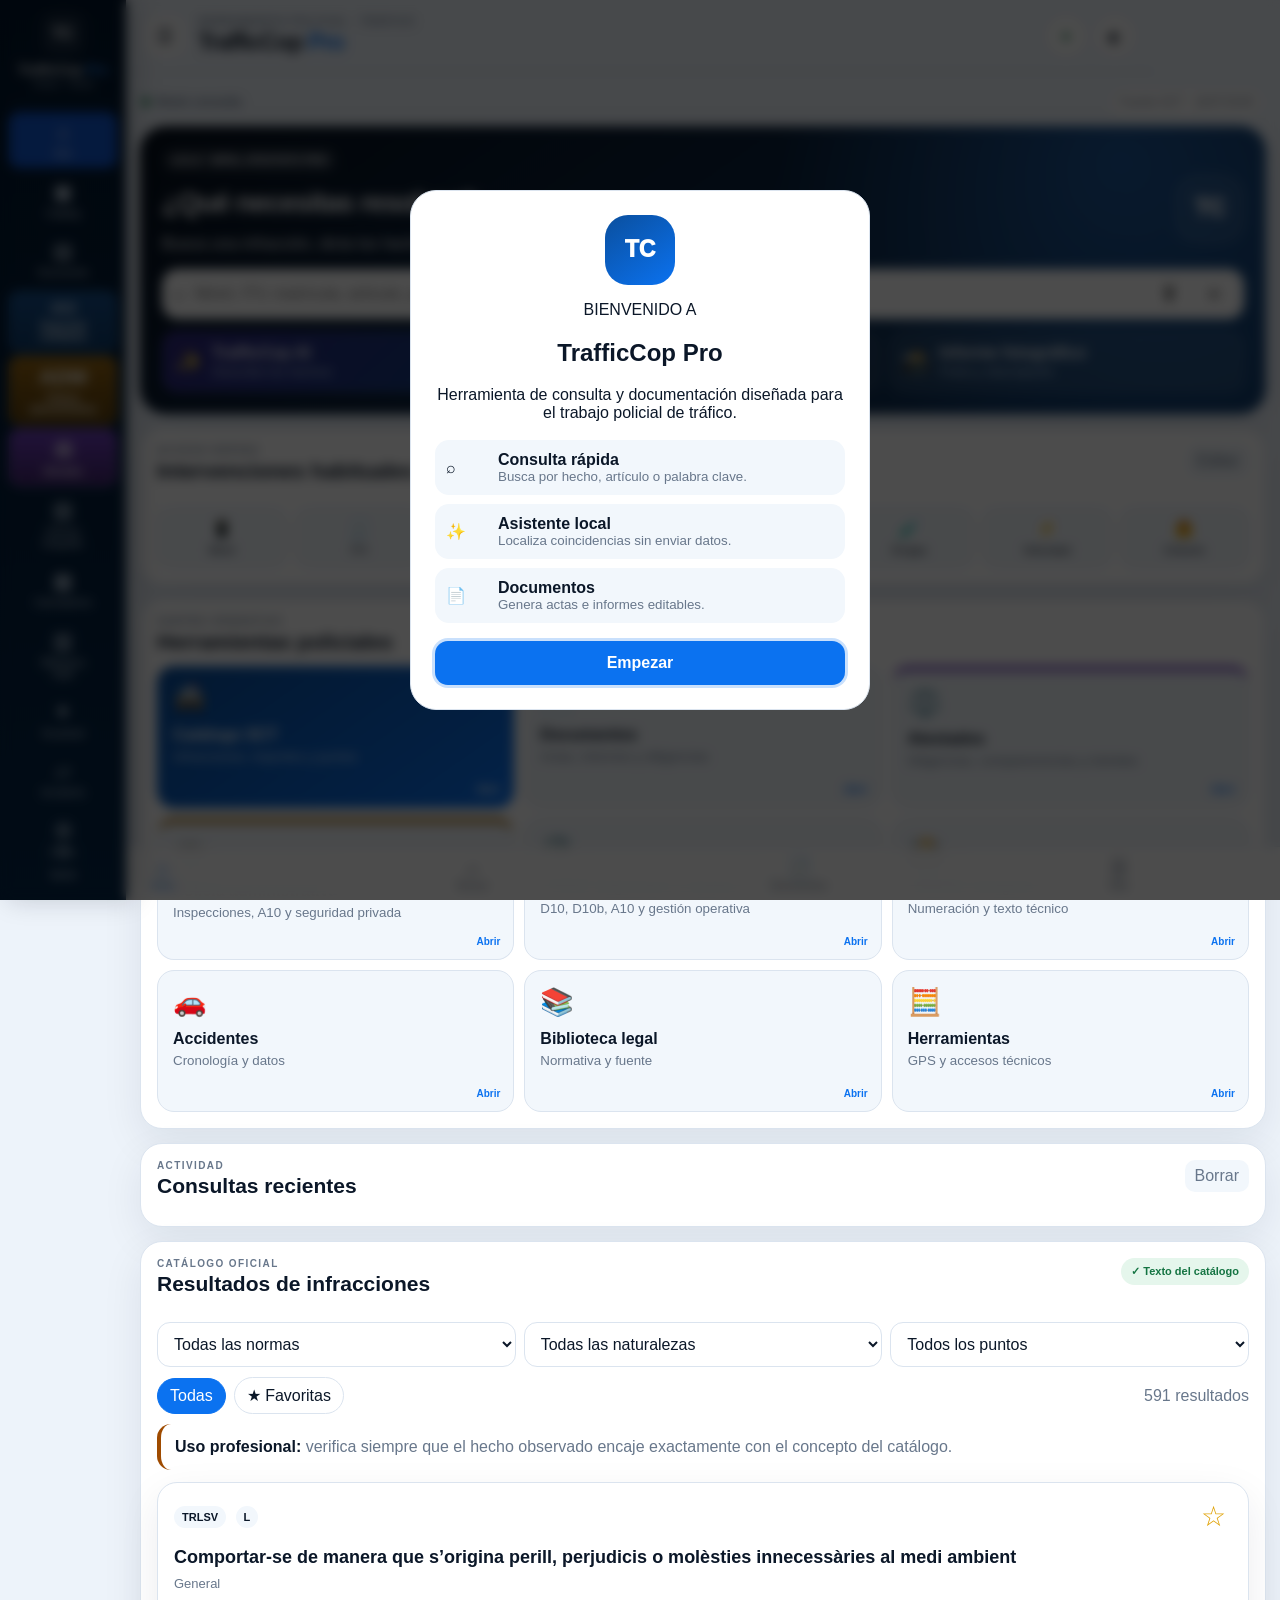
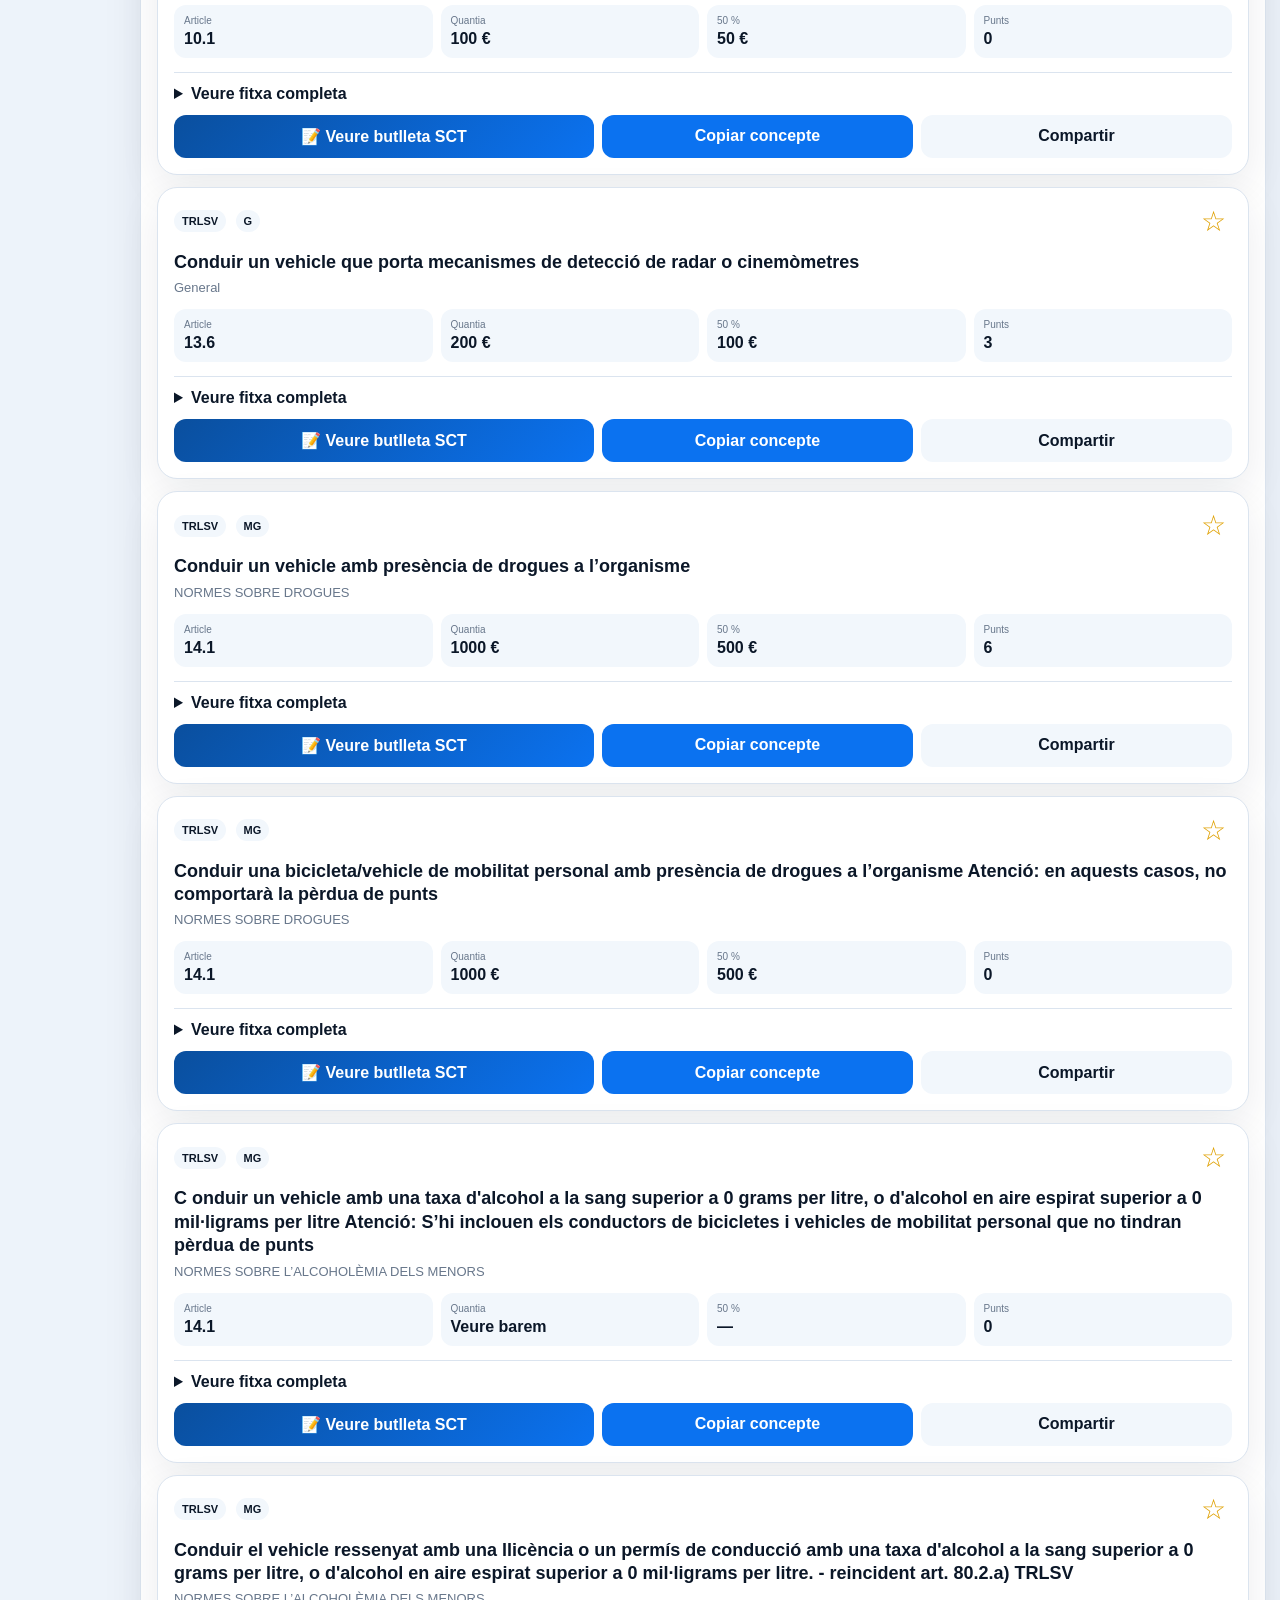
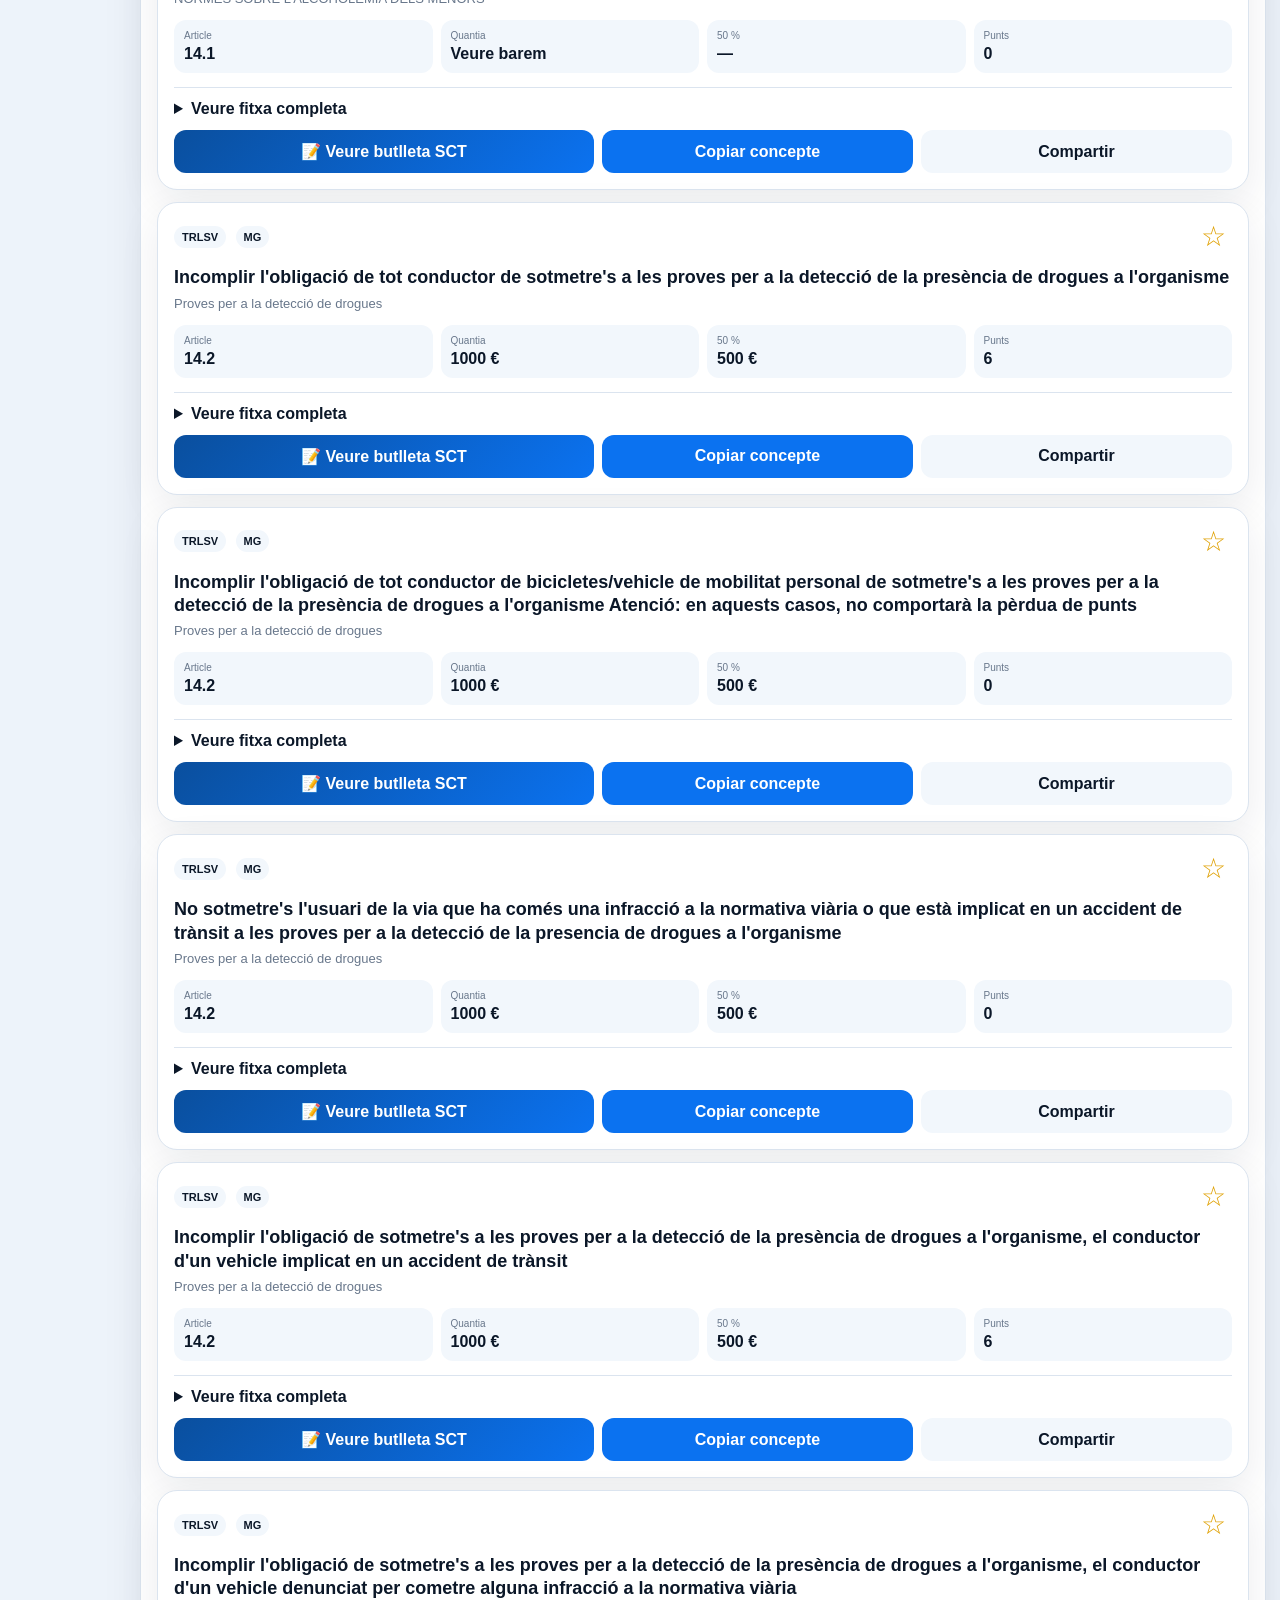
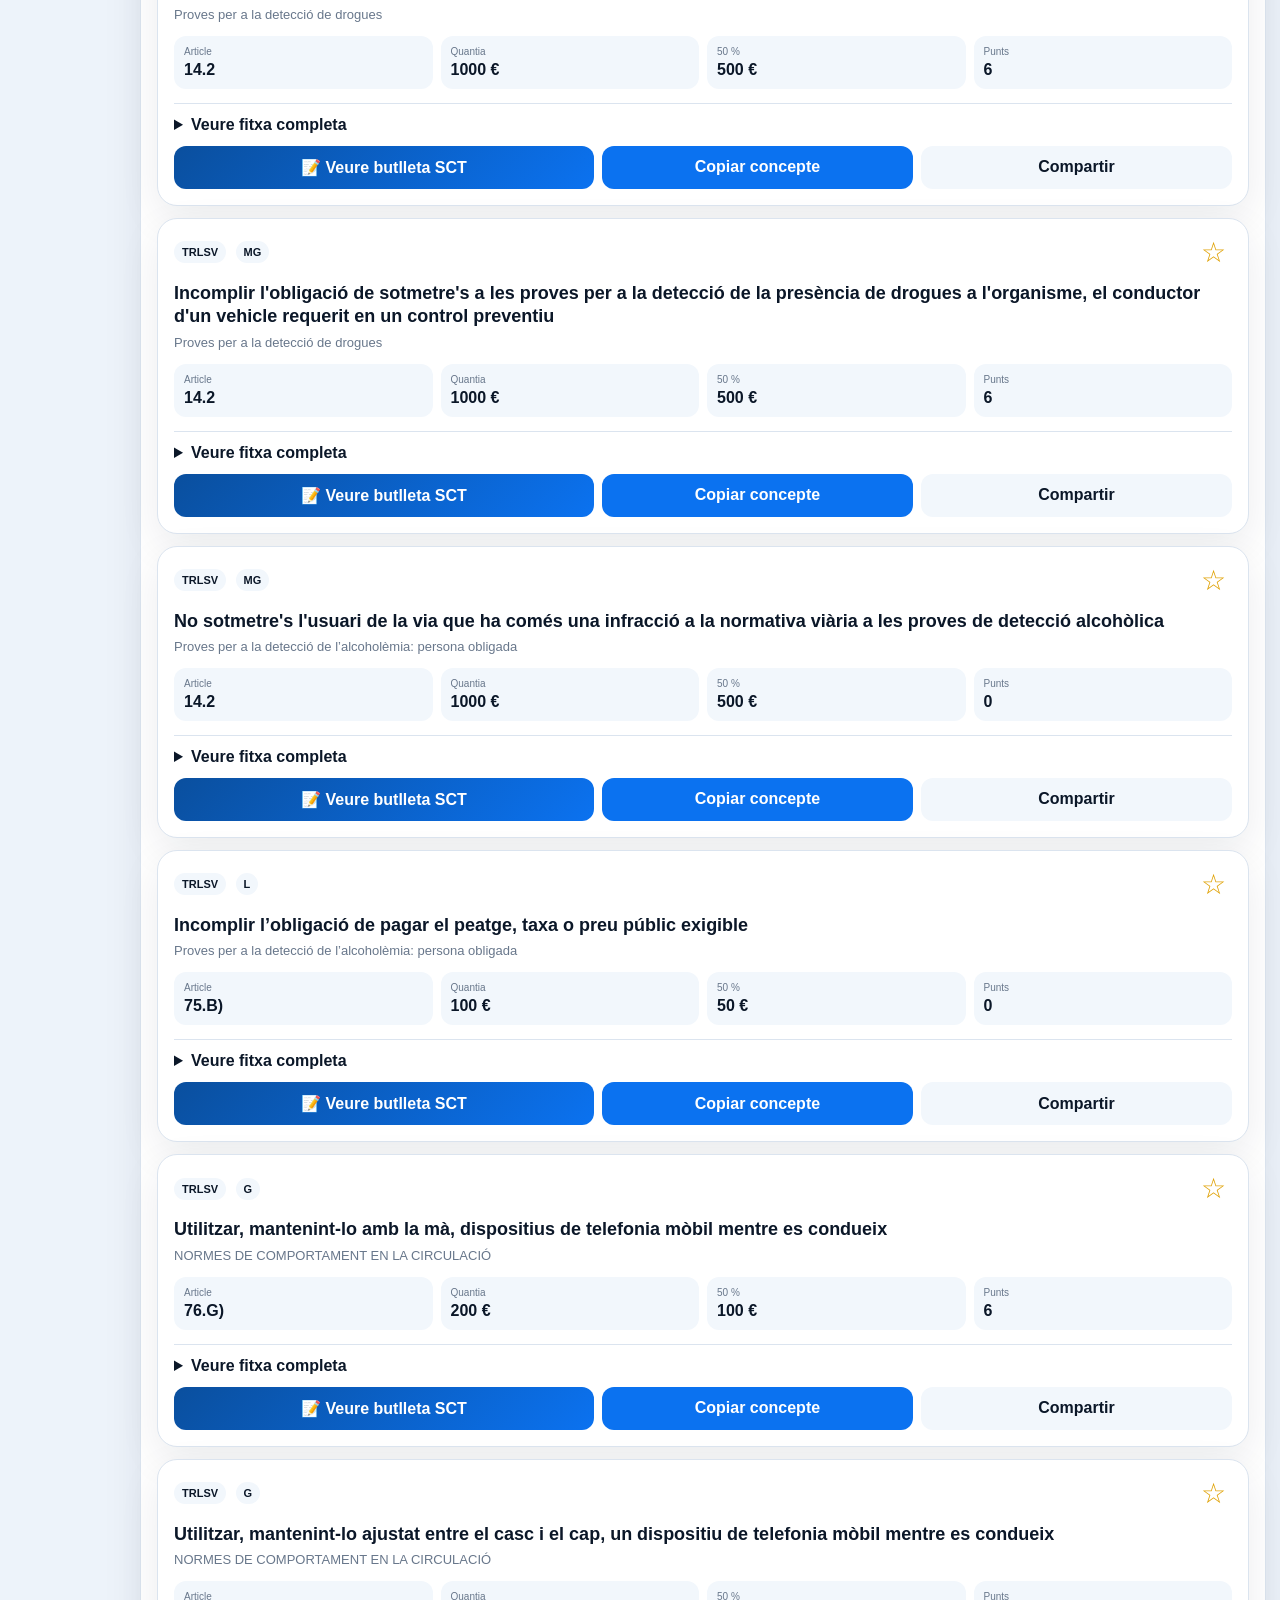
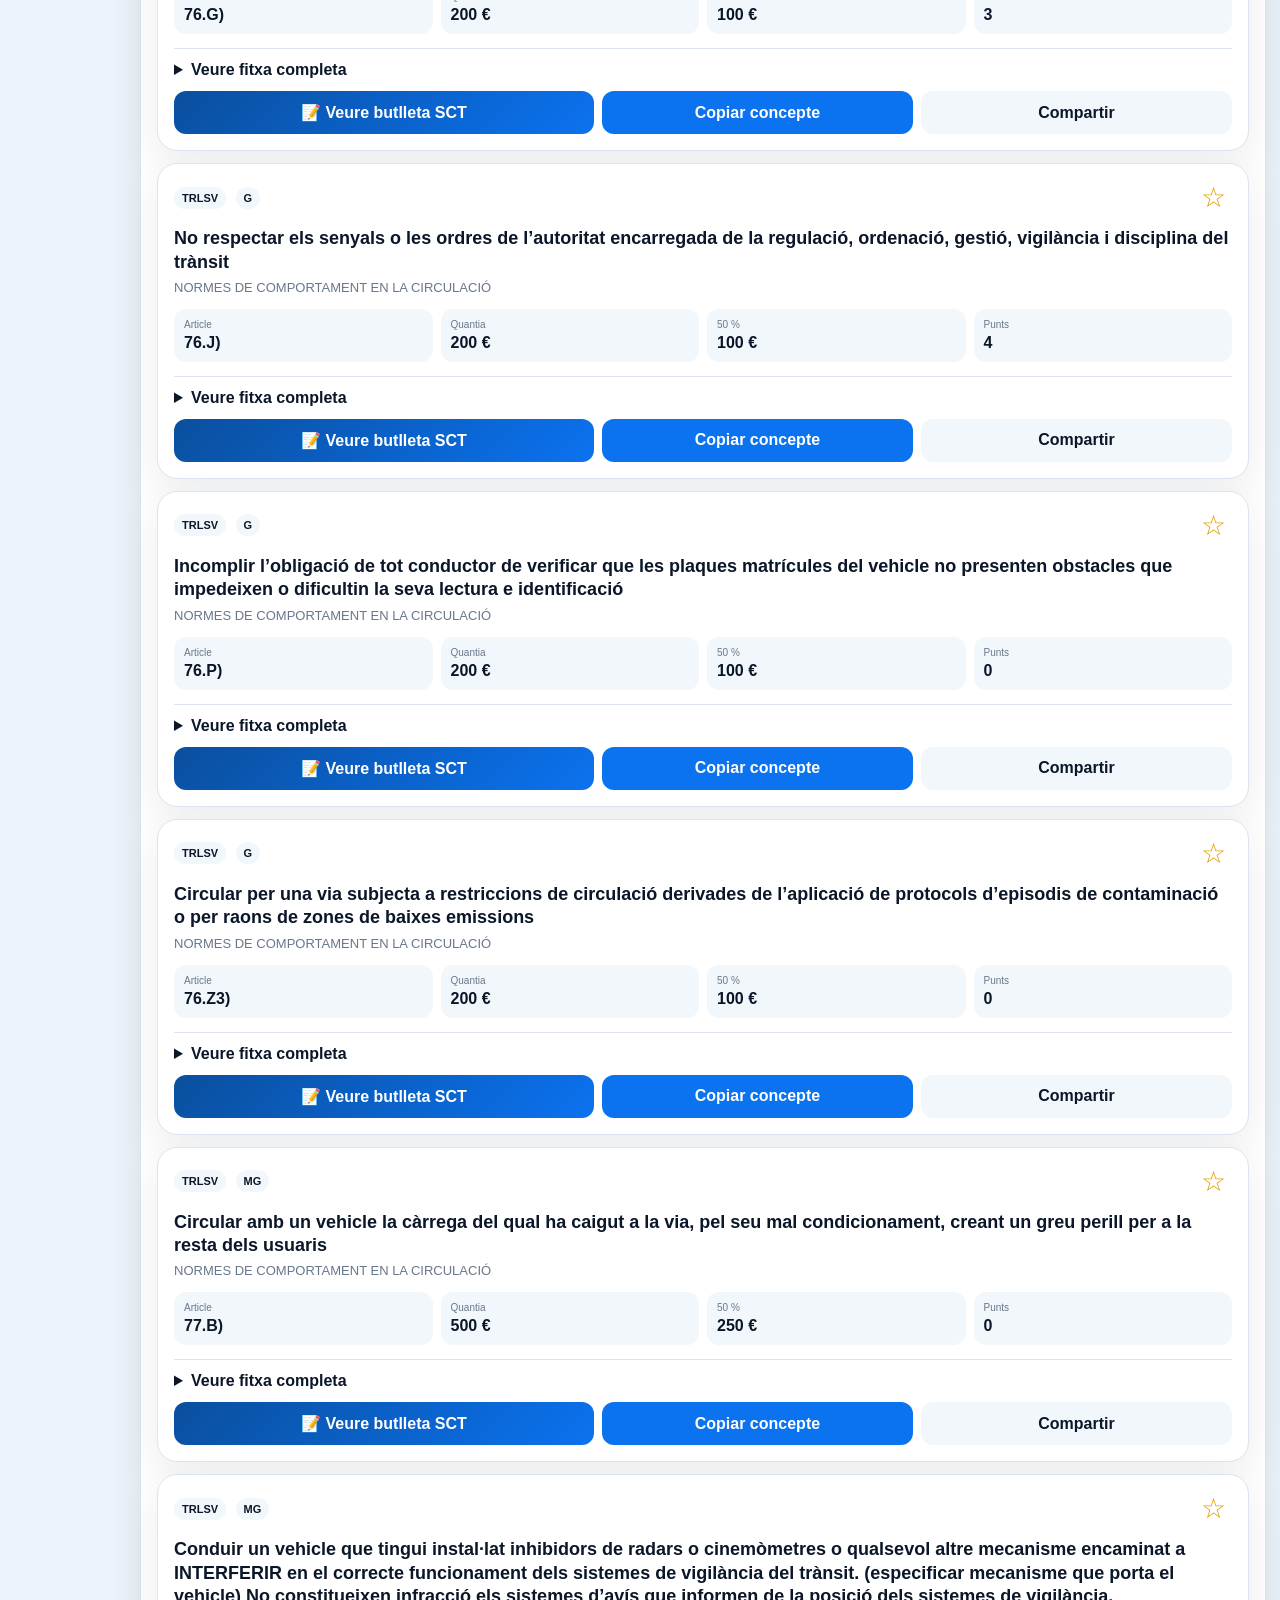
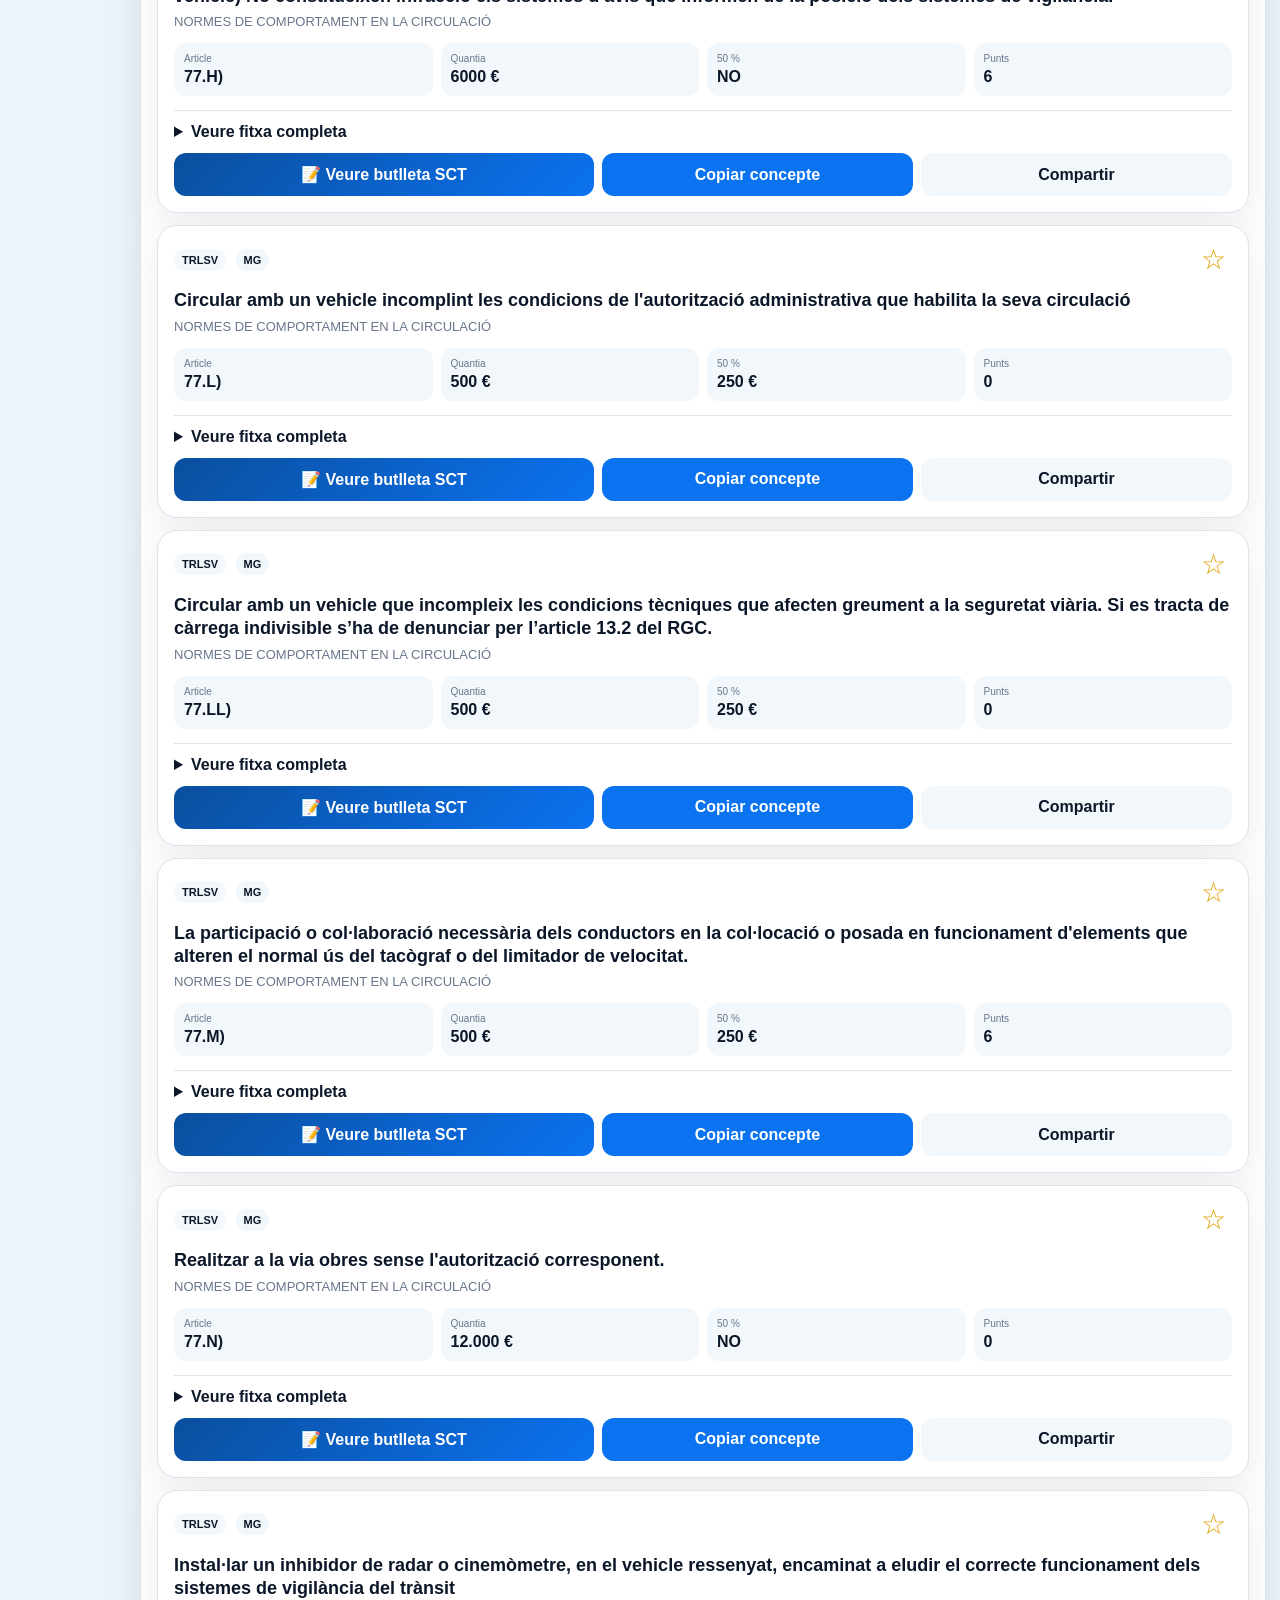
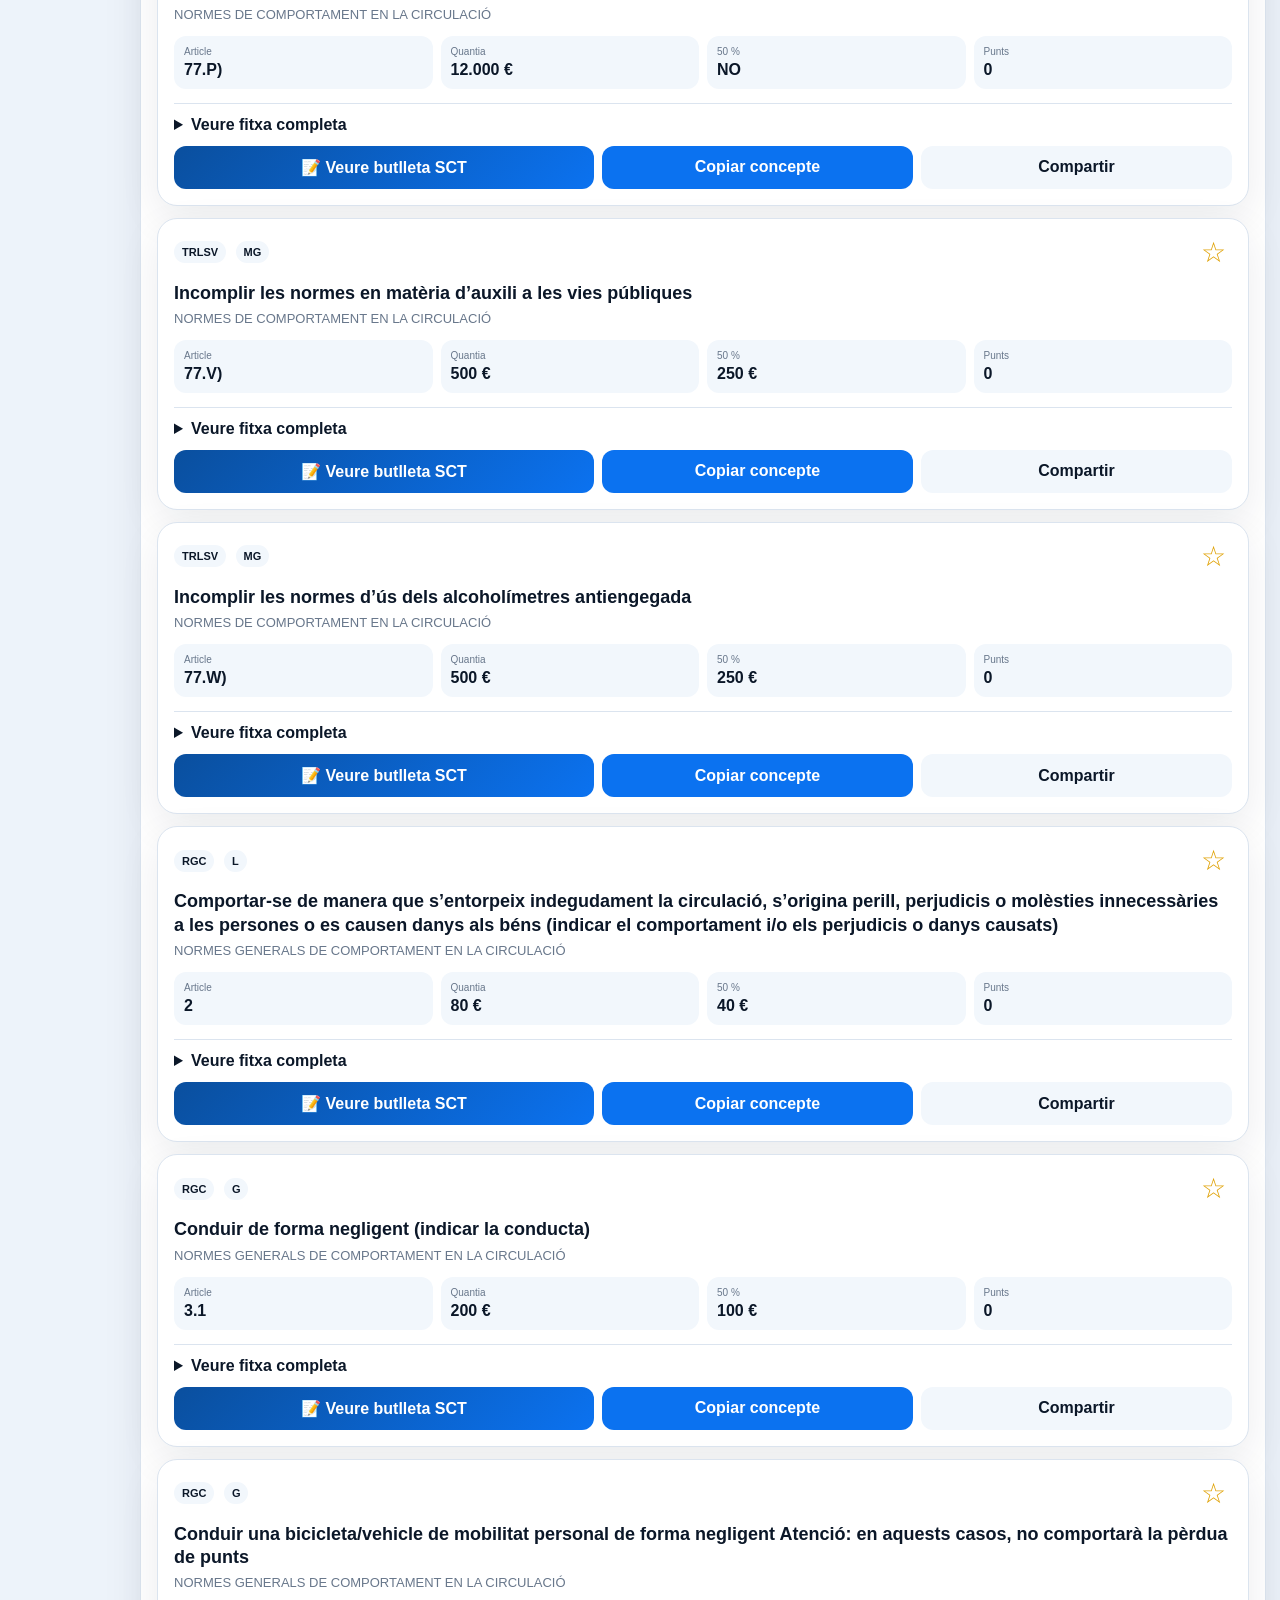
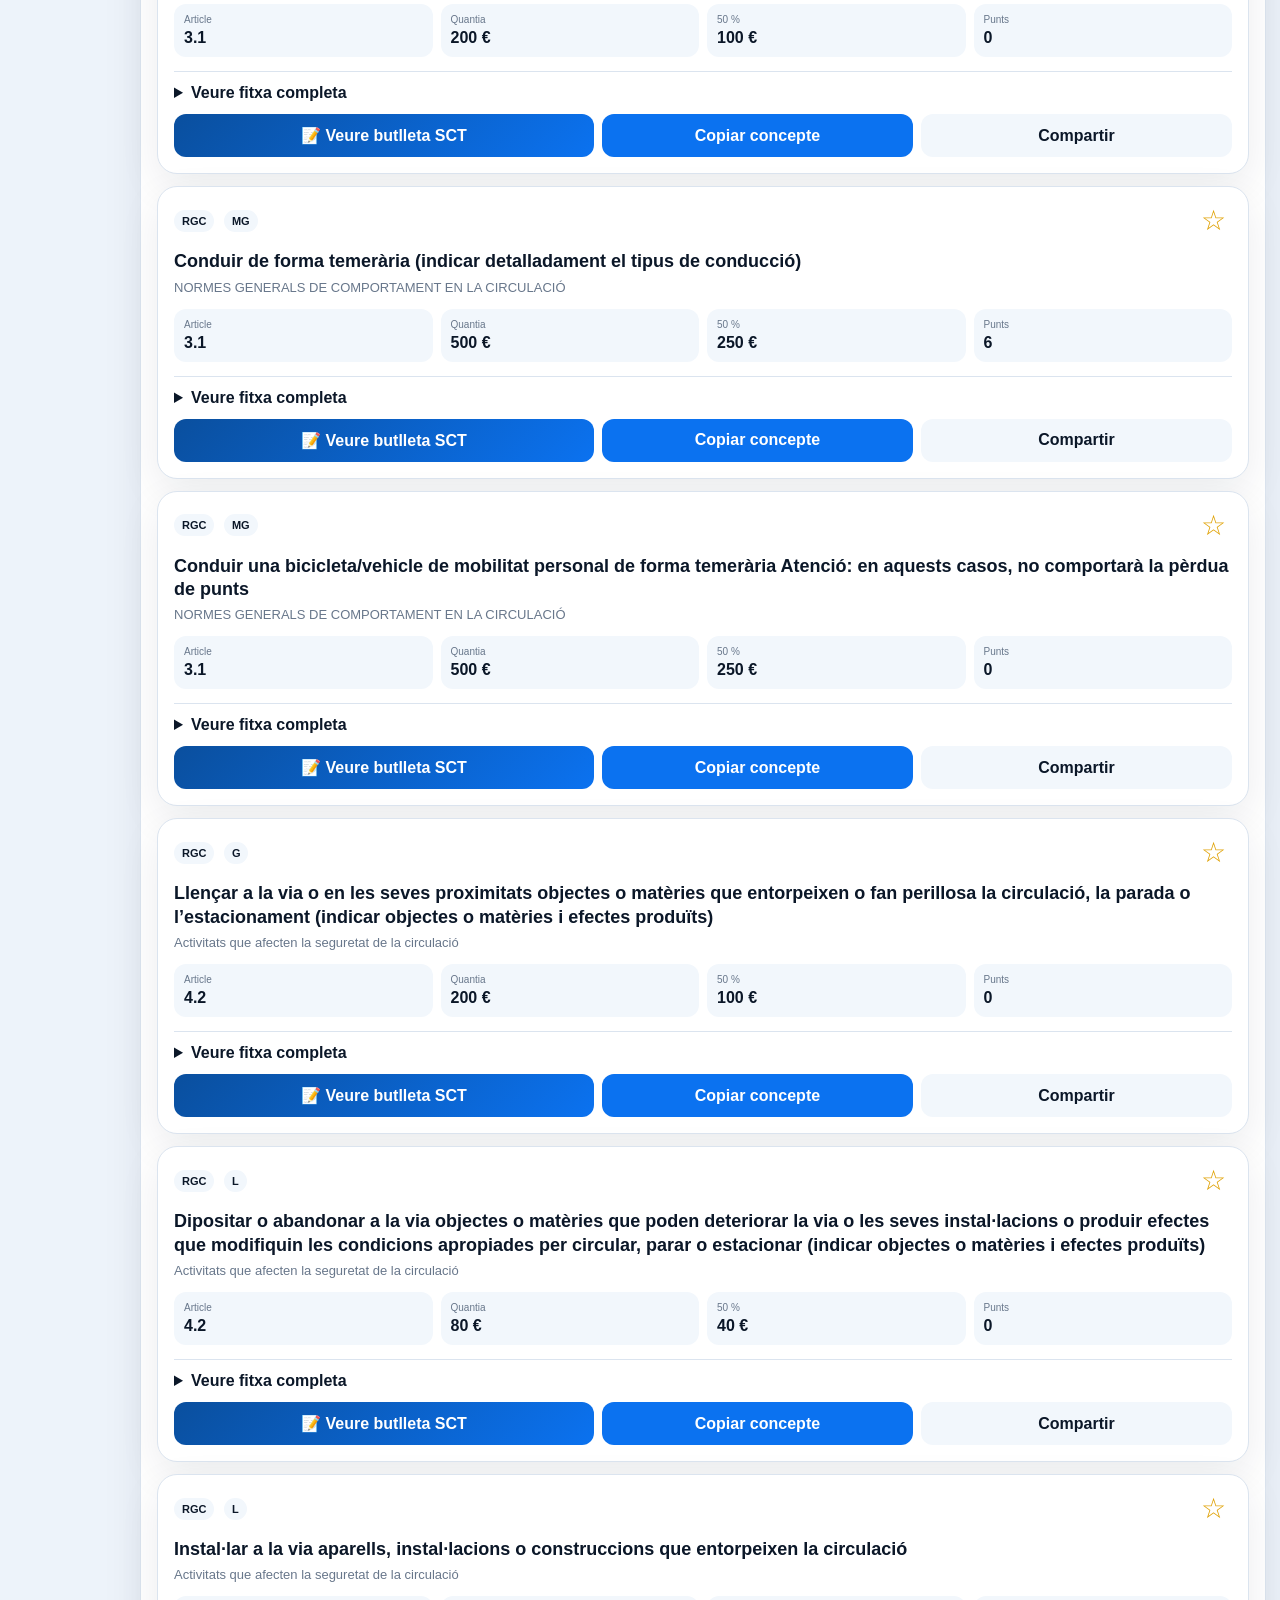
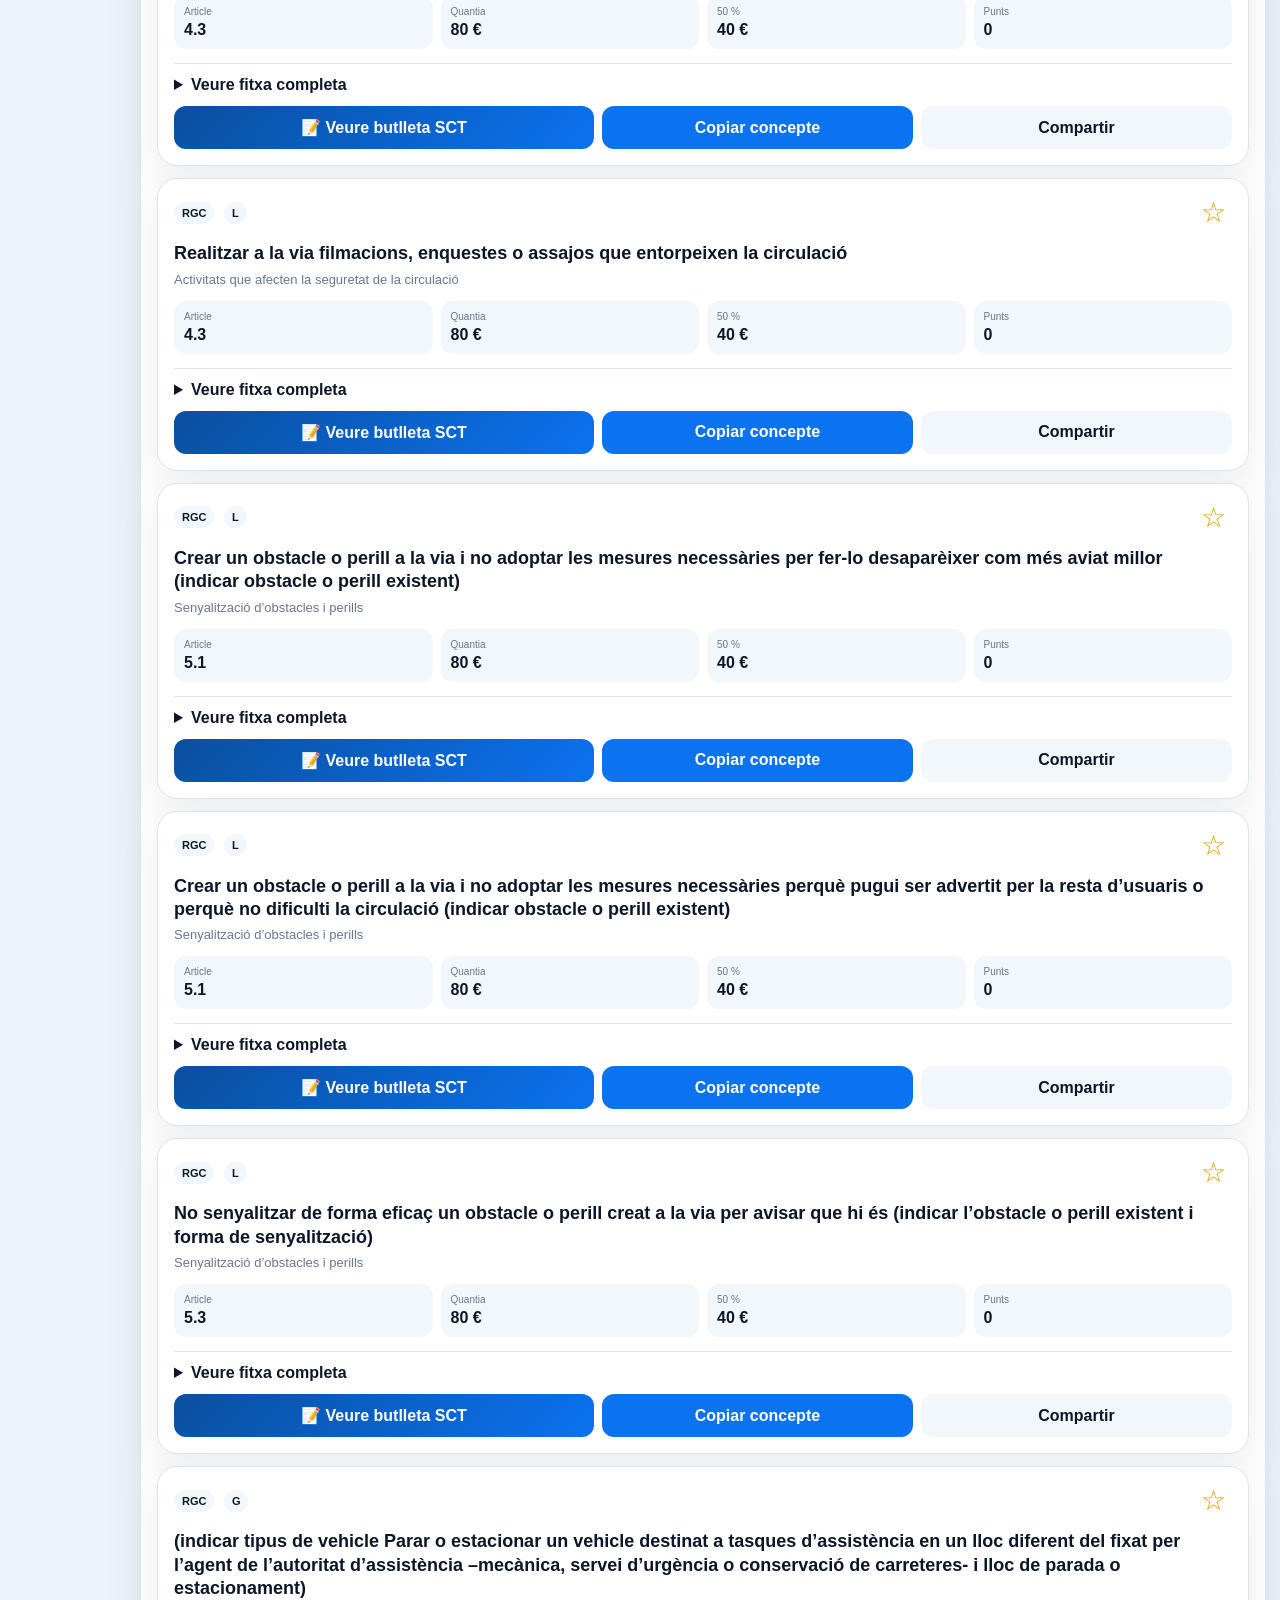
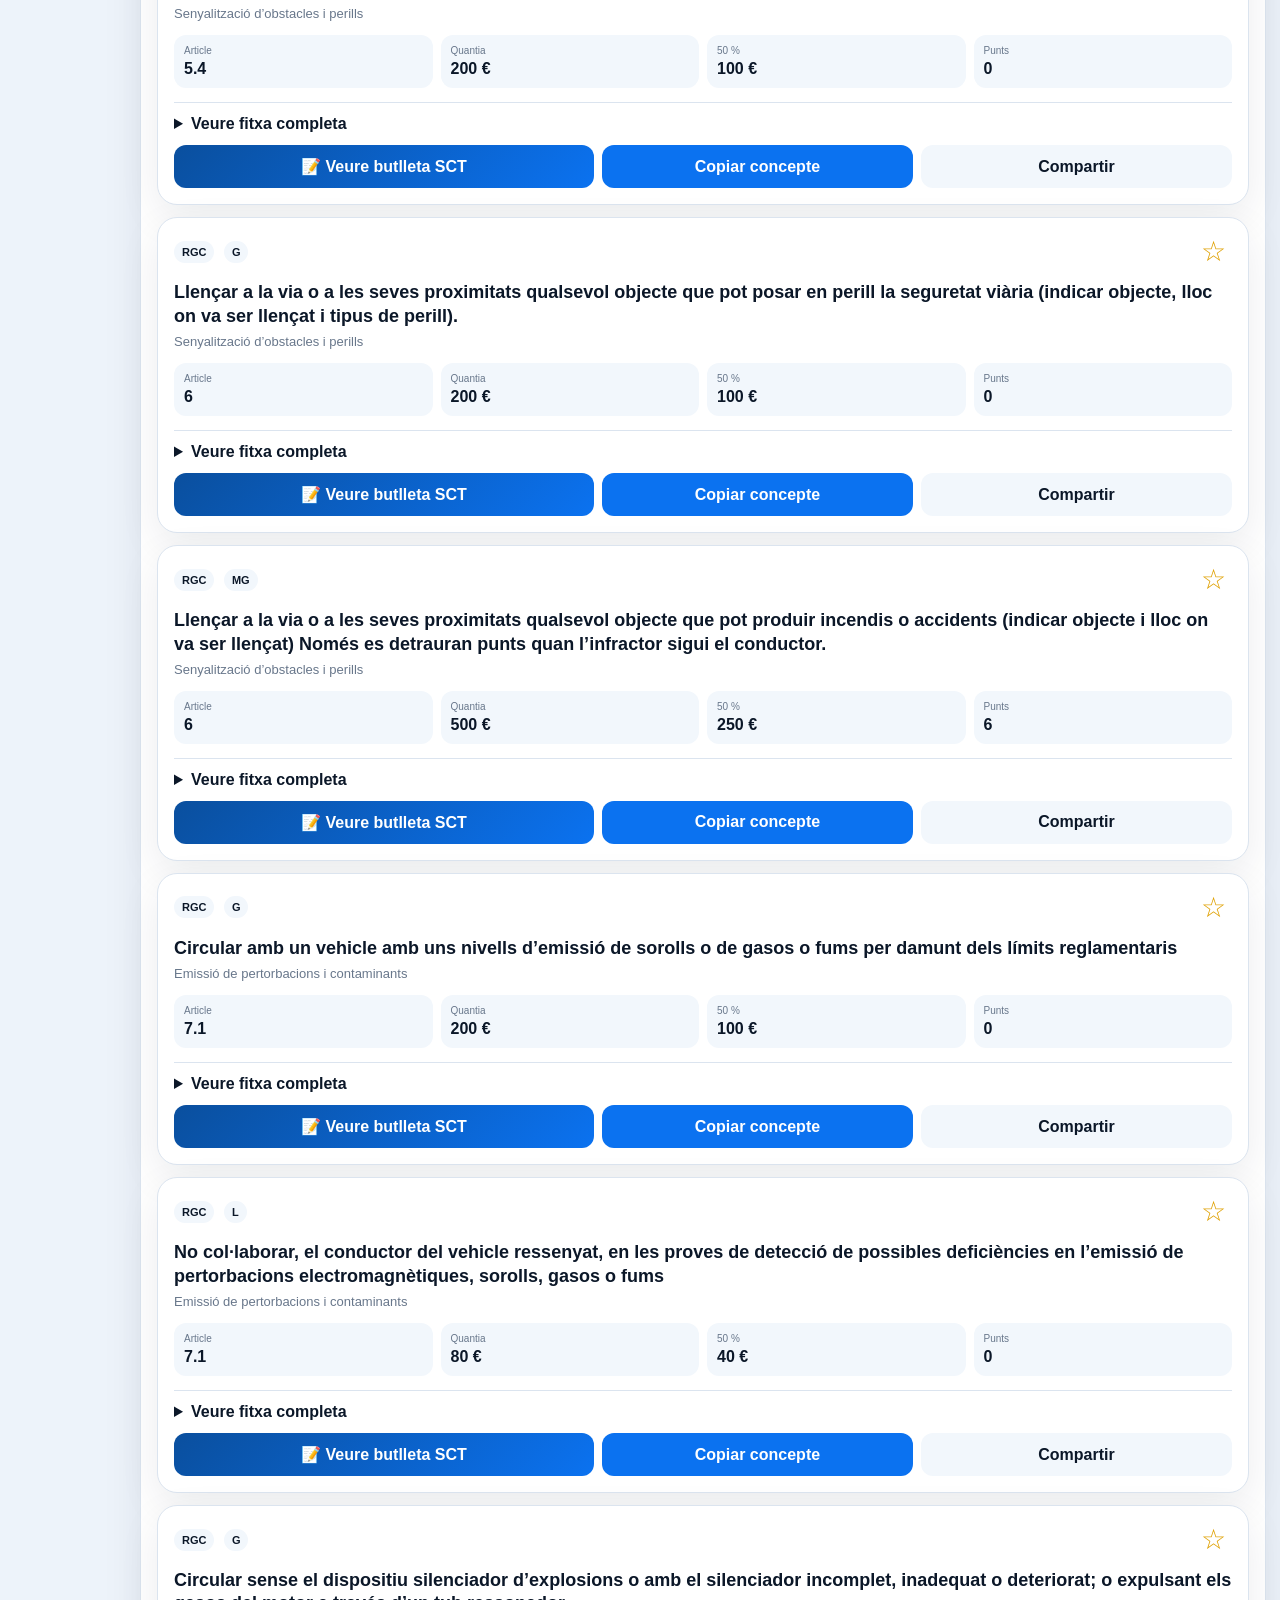
<file: index.html>
<!doctype html>
<html lang="es"><head><meta charset="utf-8"><meta name="viewport" content="width=device-width,initial-scale=1,viewport-fit=cover"><meta name="theme-color" content="#07111f"><meta name="apple-mobile-web-app-capable" content="yes"><title>TrafficCop Pro</title><link rel="stylesheet" href="styles-v361.css?v=361"></head><body>

<aside class="desktop-police-rail" aria-label="Navegació principal">
  <div class="rail-brand">
    <span class="rail-mark">TC</span>
    <strong>TrafficCop <b>Pro</b></strong>
    <small>Policia · Trànsit</small>
  </div>

  <nav>
    <button data-rail-action="home" class="active"><span>⌂</span><small>Inici</small></button>
    <button data-rail-action="catalog"><span>▣</span><small>Catàleg</small></button>
    <button data-suite="documents"><span>▤</span><small>Documents</small></button><button data-sc-open class="rail-sc-button"><span>4/15</span><small>Seguretat<br>ciutadana</small></button><button data-admin-open class="rail-admin-button"><span>ADM</span><small>Policia<br>administrativa</small></button><button data-atestados-open class="rail-atestados-button"><span>⚖</span><small>Atestats</small></button>
    <button data-suite="photo"><span>▧</span><small>Informe<br>fotogràfic</small></button>
    <button data-suite="tools"><span>▦</span><small>Calculadores</small></button>
    <button data-suite="legal"><span>▥</span><small>Biblioteca<br>legal</small></button>
    <button data-rail-action="ai"><span>✦</span><small>IA policial</small></button>
    <button data-suite="accident"><span>▱</span><small>Accidents</small></button>
    <button data-rail-action="more"><span>⚙</span><small>Eines</small></button>
  </nav>

  <button class="rail-help" data-legal="instructions"><span>?</span><small>Ajuda</small></button>
</aside>

<header class="topbar pro-topbar"><button id="menuButton" class="menu-button" aria-label="Abrir menú">☰</button><div class="topbar-title"><p>HERRAMIENTA POLICIAL · TRÁFICO</p><h1>TrafficCop <span>Pro</span></h1></div><div class="topbar-actions"><button id="serviceModeButton" class="service-mode-button" aria-label="Modo servicio">●</button><button id="themeButton" aria-label="Cambiar tema">◐</button></div></header>
<div id="drawerBackdrop" class="drawer-backdrop"></div>

<aside id="sideDrawer" class="side-drawer option-a" aria-hidden="true">
  <section id="drawerMain" class="drawer-page active" data-page="main">
    <div class="drawer-brand">
      <div class="drawer-logo">TC</div>
      <div>
        <p>TRAFFICCOP PRO</p>
        <h2>Assistent policial</h2>
      </div>
      <button id="drawerCloseButton" class="drawer-close" aria-label="Tancar menú">×</button>
    </div>

    <div class="drawer-search">
      <span>⌕</span>
      <input id="drawerSearchInput" type="search" placeholder="Cercar al menú…">
    </div>

    <nav class="drawer-main-nav">
      <button class="menu-row primary" data-action="home">
        <span class="menu-icon">⌂</span>
        <span class="menu-copy"><strong>Inici</strong><small>Cercador d’infraccions</small></span>
      </button>

      <button class="menu-row primary" data-action="search">
        <span class="menu-icon">⌕</span>
        <span class="menu-copy"><strong>Cercar</strong><small>Concepte, article, import o punts</small></span>
      </button>

      <button class="menu-row primary" data-action="assistant">
        <span class="menu-icon">✨</span>
        <span class="menu-copy"><strong>TrafficCop AI</strong><small>Descriu els fets parlant o escrivint</small></span>
      </button>

      <button class="menu-row primary" data-action="favorites">
        <span class="menu-icon">★</span>
        <span class="menu-copy"><strong>Preferides</strong><small>Infraccions guardades</small></span>
      </button>

      <div class="menu-separator"></div>

      <button class="menu-row submenu-trigger" data-submenu="legislation">
        <span class="menu-icon">📚</span>
        <span class="menu-copy"><strong>Legislació</strong><small>Normes i informació legal</small></span>
        <span class="chevron">›</span>
      </button>

      <button class="menu-row submenu-trigger" data-submenu="traffic">
        <span class="menu-icon">🚔</span>
        <span class="menu-copy"><strong>Trànsit</strong><small>Accés ràpid per matèries</small></span>
        <span class="chevron">›</span>
      </button>

      <button class="menu-row" data-atestados-open><span class="menu-icon">⚖</span><span class="menu-copy"><strong>Atestats</strong><small>Diligències i tràmits</small></span><span class="chevron">›</span></button><button class="menu-row drawer-admin" data-admin-open><span class="menu-icon">ADM</span><span class="menu-copy"><strong>Policia administrativa</strong><small>Inspeccions, actes i material UF 6.2</small></span><span class="chevron">›</span></button><button class="menu-row" data-sc-open><span class="menu-icon">4/15</span><span class="menu-copy"><strong>4/2015 Seguretat ciutadana</strong><small>D10, D10b, A10 i formularis</small></span><span class="chevron">›</span></button><button class="menu-row submenu-trigger" data-submenu="documents">
        <span class="menu-icon">📄</span>
        <span class="menu-copy"><strong>Documents</strong><small>Plantilles i actes</small></span>
        <span class="chevron">›</span>
      </button>

      <button class="menu-row submenu-trigger" data-submenu="reports">
        <span class="menu-icon">📸</span>
        <span class="menu-copy"><strong>Informes</strong><small>Informes fotogràfics i tècnics</small></span>
        <span class="chevron">›</span>
      </button>

      <button class="menu-row submenu-trigger" data-submenu="tools">
        <span class="menu-icon">🧮</span>
        <span class="menu-copy"><strong>Eines</strong><small>Consultes i accessos directes</small></span>
        <span class="chevron">›</span>
      </button>

      <button class="menu-row submenu-trigger" data-submenu="settings">
        <span class="menu-icon">⚙</span>
        <span class="menu-copy"><strong>Ajustos</strong><small>Tema, informació i privacitat</small></span>
        <span class="chevron">›</span>
      </button>

      <div class="menu-separator"></div>

      <button class="menu-row secondary" data-legal="version">
        <span class="menu-icon">ⓘ</span>
        <span class="menu-copy"><strong>Informació</strong><small>Versió i font documental</small></span>
      </button>
    </nav>

    <footer class="drawer-footer">
      <strong>Catàleg SCT</strong>
      <span>16 de juliol de 2026</span>
      <small>TrafficCop Pro v2.0</small>
    </footer>
  </section>

  <section id="drawerSubmenu" class="drawer-page submenu-page" data-page="submenu">
    <div class="submenu-header">
      <button id="submenuBackButton" class="submenu-back" aria-label="Tornar">‹</button>
      <div>
        <p id="submenuEyebrow">SECCIÓ</p>
        <h2 id="submenuTitle">Legislació</h2>
      </div>
      <button id="drawerCloseButtonSecondary" class="drawer-close" aria-label="Tancar menú">×</button>
    </div>
    <nav id="submenuContent" class="submenu-content"></nav>
  </section>
</aside>

<dialog id="legalDialog">
  <article class="legal-panel">
    <header>
      <div>
        <p>INFORMACIÓ LEGAL</p>
        <h2 id="legalTitle"></h2>
      </div>
      <button id="legalCloseButton" aria-label="Tancar">×</button>
    </header>
    <div id="legalContent" class="legal-content"></div>
  </article>
</dialog>


<main id="homeView" class="pro-main">
<section class="status-strip"><div><span class="status-dot"></span><strong id="serviceStatus">Modo consulta</strong></div><div class="source-chip">Fuente SCT · 16/07/2026</div></section>
<section class="hero pro-hero"><div class="hero-heading"><div><span class="version">v3.6.4 · NIPAL ATESTATS PRO</span><h2>¿Qué necesitas resolver?</h2><p>Busca una infracción, dicta los hechos o abre una herramienta operativa.</p></div><div class="police-shield">TC</div></div><div class="search pro-search"><span>⌕</span><input id="searchInput" type="search" placeholder="Móvil, ITV, matrícula, artículo, puntos…" autocomplete="off"><button id="voiceSearchButton" title="Buscar por voz">🎙</button><button id="clearButton" title="Borrar">×</button></div><div class="hero-actions"><button id="assistantOpenButton" class="hero-action ai"><span>✨</span><span><strong>TrafficCop AI</strong><small>Describe los hechos</small></span></button><button class="hero-action" data-document="manifestacion"><span>🗣</span><span><strong>Crear acta</strong><small>Manifestación guiada</small></span></button><button class="hero-action" data-suite="photo"><span>📸</span><span><strong>Informe fotográfico</strong><small>Fotos y descripción</small></span></button></div></section>
<section class="quick-section"><div class="section-title-row"><div><p>ACCESO RÁPIDO</p><h2>Intervenciones habituales</h2></div><button id="customizeQuickButton">Editar</button></div><div class="quick pro-quick"><button data-query="mòbil">📱<span>Móvil</span></button><button data-query="ITV">🧾<span>ITV</span></button><button data-query="VMP">🛴<span>VMP</span></button><button data-query="matrícula">🔢<span>Matrícula</span></button><button data-query="alcohol">🍺<span>Alcohol</span></button><button data-query="drogues">🧪<span>Drogas</span></button><button data-query="velocitat">⚡<span>Velocidad</span></button><button data-query="cinturó">🦺<span>Cinturón</span></button></div></section>
<section class="command-centre"><div class="section-title-row"><div><p>CENTRO OPERATIVO</p><h2>Herramientas policiales</h2></div></div><div class="command-grid"><button class="command-card primary" data-suite="traffic"><span class="command-icon">🚔</span><strong>Catálogo SCT</strong><small>Infracciones, importes y puntos</small><b>Abrir</b></button><button class="command-card" data-suite="documents"><span class="command-icon">📄</span><strong>Documentos</strong><small>Actas, informes y diligencias</small><b>Abrir</b></button><button class="command-card atestados-command-card" data-atestados-open><span class="command-icon">⚖️</span><strong>Atestados</strong><small>Diligencias, comparecencias y trámites</small><b>Abrir</b></button><button class="command-card admin-command-card" data-admin-open><span class="command-icon">🏢</span><strong>Policía administrativa</strong><small>Inspecciones, A10 y seguridad privada</small><b>Abrir</b></button><button class="command-card sc-command-card" data-sc-open><span class="command-icon">🛡️</span><strong>4/2015 Seguridad ciudadana</strong><small>D10, D10b, A10 y gestión operativa</small><b>Abrir</b></button><button class="command-card" data-suite="photo"><span class="command-icon">📸</span><strong>Informe fotográfico</strong><small>Numeración y texto técnico</small><b>Abrir</b></button><button class="command-card" data-suite="accident"><span class="command-icon">🚗</span><strong>Accidentes</strong><small>Cronología y datos</small><b>Abrir</b></button><button class="command-card" data-suite="legal"><span class="command-icon">📚</span><strong>Biblioteca legal</strong><small>Normativa y fuente</small><b>Abrir</b></button><button class="command-card" data-suite="tools"><span class="command-icon">🧮</span><strong>Herramientas</strong><small>GPS y accesos técnicos</small><b>Abrir</b></button></div></section>
<section id="recentSection" class="recent-section"><div class="section-title-row"><div><p>ACTIVIDAD</p><h2>Consultas recientes</h2></div><button id="clearRecentButton">Borrar</button></div><div id="recentSearches" class="recent-list"></div></section>
<section id="catalogSection" class="catalog-shell"><div class="catalog-header"><div><p>CATÁLOGO OFICIAL</p><h2>Resultados de infracciones</h2></div><span class="verification-badge">✓ Texto del catálogo</span></div><section class="filters pro-filters"><select id="normFilter"><option value="">Todas las normas</option></select><select id="natureFilter"><option value="">Todas las naturalezas</option><option value="L">Leve</option><option value="G">Grave</option><option value="MG">Muy grave</option><option value="G/MG">Grave / muy grave</option></select><select id="pointsFilter"><option value="">Todos los puntos</option><option value="0">0 puntos</option><option value="2">2 puntos</option><option value="3">3 puntos</option><option value="4">4 puntos</option><option value="6">6 puntos</option></select></section><section class="tabs pro-tabs"><button class="active" data-view="all">Todas</button><button data-view="favorites">★ Favoritas</button><span id="resultCount"></span></section><aside class="notice pro-notice"><strong>Uso profesional:</strong> verifica siempre que el hecho observado encaje exactamente con el concepto del catálogo.</aside><section id="results" class="results"></section><button id="moreButton" class="more" hidden>Mostrar más resultados</button></section>
</main>


<dialog id="awProfileDialog" class="aw-mini-dialog">
  <form method="dialog" class="aw-mini-card">
    <header><div><p>PERFIL POLICIAL</p><h3>Mi perfil</h3></div><button value="cancel">×</button></header>
    <label>Nombre visible<input id="awProfileName" value="Agente"></label>
    <label>TIP / número profesional<input id="awProfileTip" value="1070"></label>
    <label>Categoría profesional<input id="awProfileRole" value="Agente instructor"></label>
    <label>Unidad o cuerpo<input id="awProfileUnit" value="Policía Local"></label>
    <footer><button id="awProfileSave" type="button" class="primary">Guardar perfil</button></footer>
  </form>
</dialog>

<dialog id="awSettingsDialog" class="aw-mini-dialog">
  <form method="dialog" class="aw-mini-card">
    <header><div><p>CONFIGURACIÓN</p><h3>Ajustes del gestor</h3></div><button value="cancel">×</button></header>
    <label><span>Guardado automático</span><input id="awAutoSave" type="checkbox" checked></label>
    <label><span>Mostrar variables destacadas</span><input id="awHighlightVars" type="checkbox" checked></label>
    <label><span>Modo compacto en móvil</span><input id="awCompactMobile" type="checkbox" checked></label>
    <footer><button id="awSettingsSave" type="button" class="primary">Guardar ajustes</button></footer>
  </form>
</dialog>

<dialog id="awAddDialog" class="aw-mini-dialog">
  <form method="dialog" class="aw-mini-card">
    <header><div><p>NUEVA DILIGENCIA</p><h3>Añadir al atestado</h3></div><button value="cancel">×</button></header>
    <label>Plantilla<select id="awAddTemplateSelect"></select></label>
    <label>Título personalizado<input id="awAddCustomTitle" placeholder="Opcional"></label>
    <footer><button id="awConfirmAdd" type="button" class="primary">Añadir diligencia</button></footer>
  </form>
</dialog>


<section id="scWorkspace" class="sc-workspace" hidden>
  <header class="sc-topbar">
    <div class="sc-brand">
      <button id="scMenuButton" aria-label="Menú">☰</button>
      <span class="sc-badge">4/15</span>
      <div><strong>TrafficCop Pro</strong><small>SEGURIDAD CIUDADANA</small></div>
      <button id="scBackButton" class="sc-back-button">← VOLVER A TRÁFICO</button>
    </div>
    <div class="sc-top-search"><span>⌕</span><input id="scGlobalSearch" placeholder="Buscar acta, artículo o supuesto..."><kbd>Ctrl + K</kbd></div>
    <div class="sc-top-actions"><button id="scHelpButton">?</button><button id="scSaveButton">▣ GUARDAR</button></div>
  </header>

  <aside class="sc-sidebar">
    <section>
      <p>PANEL PRINCIPAL</p>
      <button class="active" data-sc-view="dashboard">⌂ <span>Inicio</span></button>
    </section>
    <section>
      <p>LO 4/2015</p>
      <button data-sc-view="forms">▤ <span>Actas y formularios</span></button>
      <button data-sc-view="library">▥ <span>Biblioteca de supuestos</span></button>
      <button data-sc-view="guide">ⓘ <span>Guía operativa</span></button>
      <button data-sc-view="review">✓ <span>Revisión del acta</span></button><button data-sc-view="weapons" class="sc-weapons-menu">⚔ <span>Catálogo de armas prohibidas</span></button>
    </section>
    <section>
      <p>ACCESO RÁPIDO</p>
      <button data-sc-template="d10">D10 <span>Denuncia LO 4/2015</span></button>
      <button data-sc-template="d10b">D10b <span>Intervención temporal</span></button>
      <button data-sc-template="a10">A10 <span>Acta abierta</span></button>
      <button data-sc-template="g31">G31 <span>Delito leve de hurto</span></button>
    </section>
    <section>
      <p>OTROS FORMULARIOS</p>
      <button data-sc-template="d24">D24 <span>Denuncia de hurto</span></button>
      <button data-sc-template="a57">A57 <span>Persona perjudicada</span></button>
      <button data-sc-template="a56">A56 <span>Entrega de efectos</span></button>
      <button data-sc-template="n09">N09 <span>Derechos JIDL</span></button>
      <button data-sc-template="n10">N10 <span>Citación JIDL</span></button>
      <button data-sc-template="g16">G16 <span>Minuta con detenido</span></button>
      <button data-sc-template="g17">G17 <span>Minuta sin detenido</span></button>
    </section>
    <small>© TrafficCop Pro v3.6.4</small>
  </aside>

  <main class="sc-main">
    <section id="scDashboard" class="sc-view">
      <div class="sc-hero">
        <div><p>MÓDULO OPERATIVO</p><h1>LO 4/2015 · Seguridad ciudadana</h1><span>Selecciona un modelo, completa los datos y copia el texto para NIPal.</span></div>
        <div class="sc-hero-actions"><button data-sc-template="d10" class="primary">＋ NUEVA D10</button><button data-sc-template="a10">＋ NUEVA A10</button></div>
      </div>
      <div class="sc-stats">
        <article><strong>11</strong><span>modelos iniciales</span></article>
        <article><strong>D10</strong><span>denuncia administrativa</span></article>
        <article><strong>D10b</strong><span>intervención temporal</span></article>
        <article><strong>A10</strong><span>acta abierta</span></article>
      </div>
      <section class="sc-dashboard-grid">
        <article class="sc-panel">
          <header><div><p>MODELOS PRINCIPALES</p><h2>Actuación en vía pública</h2></div></header>
          <div class="sc-quick-grid">
            <button data-sc-template="d10"><b>D10</b><strong>Denuncia LO 4/2015</strong><small>Drogas, armas, desobediencia, faltas de respeto y otros supuestos.</small></button>
            <button data-sc-template="d10b"><b>D10b</b><strong>Intervención temporal</strong><small>Objetos peligrosos susceptibles de causar riesgo. No utilizar para armas.</small></button>
            <button data-sc-template="a10"><b>A10</b><strong>Acta abierta</strong><small>Constatación de hechos, intervenciones y circunstancias no cubiertas por un modelo específico.</small></button>
            <button data-sc-view="guide"><b>GUÍA</b><strong>Operativa LO 4/2015</strong><small>Identificación, menores, drogas, armas y control de calidad.</small></button><button data-sc-view="weapons" class="sc-weapons-card"><b>ARMAS</b><strong>Catálogo de armas prohibidas</strong><small>Identificación visual, artículos, riesgos y actuación legal.</small></button>
          </div>
        </article>
        <article class="sc-panel">
          <header><div><p>AVISOS DE CALIDAD</p><h2>Antes de tramitar</h2></div></header>
          <ul class="sc-checklist">
            <li>Describir hechos concretos observados, no conclusiones genéricas.</li>
            <li>Completar identificación, domicilio actual y datos de notificación.</li>
            <li>Indicar fecha, hora, lugar específico, agentes y servicio.</li>
            <li>Individualizar cada sustancia, arma, objeto o instrumento intervenido.</li>
            <li>Revisar si los hechos son administrativos o presentan indicios penales.</li>
          </ul>
        </article>
      </section>
    </section>

    <section id="scFormsView" class="sc-view" hidden>
      <header class="sc-view-header"><div><p>GESTOR DOCUMENTAL</p><h1>Actas y formularios</h1></div><button id="scNewFormButton">＋ NUEVO</button></header>
      <div class="sc-manager-layout">
        <aside class="sc-template-list">
          <div class="sc-filter-row"><input id="scTemplateSearch" placeholder="Buscar modelo..."><select id="scCategoryFilter"><option value="all">Todos</option><option value="lopsc">LO 4/2015</option><option value="hurto">Hurto/JIDL</option><option value="minuta">Minutas</option></select></div>
          <div id="scTemplateItems"></div>
        </aside>
        <section class="sc-form-editor">
          <header><div><span id="scCurrentCode">D10</span><div><p id="scCurrentType">ACTA / DENUNCIA</p><h2 id="scCurrentTitle">Denuncia por infracciones a la LO 4/2015</h2></div></div><span id="scSourceStatus" class="sc-source-status">MODELO FORMATIVO</span></header>
          <div id="scFormFields" class="sc-form-fields"></div>
          <section class="sc-output-section">
            <header><div><p>TEXTO PARA NIPAL</p><h3>Resultado editable</h3></div><div><button id="scGenerateButton">GENERAR</button><button id="scCopyButton" class="primary">▣ COPIAR PARA NIPAL</button></div></header>
            <textarea id="scOutput" rows="17" spellcheck="true" placeholder="Aquí aparecerá el texto generado..."></textarea>
            <div class="sc-output-actions"><button id="scImproveButton">✨ MEJORAR REDACCIÓN</button><button id="scPrintButton">🖨 IMPRIMIR / PDF</button><button id="scClearButton">BORRAR</button></div>
          </section>
        </section>
        <aside class="sc-help-panel">
          <header><p>GUÍA DEL MODELO</p><h3 id="scHelpTitle">D10</h3></header>
          <div id="scHelpContent"></div>
          <div class="sc-warning"><strong>Revisión obligatoria</strong><p>El texto debe adaptarse a los hechos realmente comprobados y a los modelos vigentes del cuerpo policial.</p></div>
        </aside>
      </div>
    </section>

    <section id="scLibraryView" class="sc-view" hidden>
      <header class="sc-view-header"><div><p>BIBLIOTECA RÁPIDA</p><h1>Supuestos de seguridad ciudadana</h1></div></header>
      <div class="sc-library-tools"><input id="scCaseSearch" placeholder="Buscar: drogas, desobediencia, arma, respeto..."><select id="scSeverityFilter"><option value="all">Todas</option><option value="grave">Graves</option><option value="leve">Leves</option><option value="operativa">Operativa</option></select></div>
      <div id="scCaseGrid" class="sc-case-grid"></div>
    </section>

    <section id="scGuideView" class="sc-view" hidden>
      <header class="sc-view-header"><div><p>GUÍA OPERATIVA</p><h1>LO 4/2015 en la calle</h1></div></header>
      <div class="sc-guide-grid">
        <article><h3>Identificación</h3><p>La motivación del requerimiento debe explicarse de forma inmediata y comprensible, y quedar reflejada de manera clara en la documentación.</p></article>
        <article><h3>Menores</h3><p>Menores de 14 años: se extiende acta y se pone en conocimiento de responsables legales y, según el procedimiento, del Ministerio Fiscal. Entre 14 y 17 años: comunicar a responsables y completar los datos requeridos.</p></article>
        <article><h3>Drogas</h3><p>Identificar, describir la sustancia, lugar exacto donde se localiza, recipiente o envoltorio, persona a quien se interviene y número de acta o precinto.</p></article>
        <article><h3>Objetos peligrosos</h3><p>La D10b sirve para intervención temporal de objetos peligrosos o susceptibles de causar riesgo. No debe utilizarse para intervenir armas.</p></article>
        <article><h3>A10 abierta</h3><p>Útil para constatar hechos concretos, recogida de sustancias sin propietario, intervención de documentación u otras circunstancias que necesitan un relato abierto.</p></article>
        <article><h3>Redacción</h3><p>Tercera persona, lenguaje administrativo, relato cronológico, frases claras y distinción entre observación directa y manifestaciones de terceros.</p></article>
      </div>
      <section class="sc-articles">
        <h2>Accesos rápidos por artículo</h2>
        <div id="scArticleCards"></div>
      </section>
    </section>

    
    <section id="scWeaponsView" class="sc-view" hidden>
      <header class="sc-view-header sc-weapons-header">
        <div>
          <p>CATÁLOGO OPERATIVO</p>
          <h1>Armas prohibidas</h1>
          <span>Identificación visual y consulta rápida conforme al Reglamento de Armas.</span>
        </div>
        <div class="sc-weapons-actions">
          <button id="scOpenWeaponsPdf">ABRIR PDF COMPLETO</button>
          <button id="scWeaponsFullscreen">PANTALLA COMPLETA</button>
        </div>
      </header>

      <div class="sc-weapons-layout">
        <aside class="sc-weapons-index">
          <div class="sc-weapons-search">
            <span>⌕</span>
            <input id="scWeaponsSearch" placeholder="Buscar: puño americano, navaja, bastón...">
          </div>
          <div class="sc-weapons-filters">
            <button class="active" data-weapons-filter="all">Todas</button>
            <button data-weapons-filter="fuego">Fuego</button>
            <button data-weapons-filter="blanca">Blancas</button>
            <button data-weapons-filter="oculta">Ocultas</button>
            <button data-weapons-filter="impacto">Impacto</button>
          </div>
          <div id="scWeaponsList" class="sc-weapons-list"></div>
        </aside>

        <section class="sc-weapons-viewer">
          <header>
            <div>
              <span id="scWeaponArticle">ART. 4.1.a)</span>
              <h2 id="scWeaponTitle">Armas de fuego fabricadas o modificadas ilícitamente</h2>
            </div>
            <button id="scCopyWeaponRule">COPIAR NORMATIVA</button>
          </header>
          <div class="sc-weapons-notice">
            <strong>Documento de uso policial.</strong>
            <span>El catálogo tiene finalidad identificativa y formativa. La actuación concreta debe revisarse conforme a la normativa vigente y al procedimiento del cuerpo.</span>
          </div>
          <iframe id="scWeaponsFrame" title="Catálogo de armas prohibidas" src="catalogo-armas-prohibidas.pdf#page=5&view=FitH"></iframe>
          <div class="sc-weapons-mobile-fallback">
            <p>En algunos teléfonos el visor PDF puede no mostrarse dentro de la app.</p>
            <button id="scOpenWeaponPageMobile">ABRIR FICHA EN EL NAVEGADOR</button>
          </div>
        </section>
      </div>
    </section>

<section id="scReviewView" class="sc-view" hidden>
      <header class="sc-view-header"><div><p>CONTROL DE CALIDAD</p><h1>Revisión del acta</h1></div><button id="scRunReview">REVISAR AHORA</button></header>
      <div id="scReviewResults" class="sc-review-results">
        <p>Abre un modelo, genera el texto y pulsa «Revisar ahora».</p>
      </div>
    </section>
  </main>
</section>
<section id="atestadosWorkspace" class="atestados-workspace" hidden>
  <header class="aw-topbar">
    <div class="aw-brand">
      <button id="awMenuButton" aria-label="Menú">☰</button>
      <button id="awTopBackButton" class="aw-top-back" type="button">← VOLVER A TRÁFICO</button>
      <span class="aw-shield">TC</span>
      <strong>TrafficCop-Pro</strong>
      <span class="aw-separator">‹</span>
      <b>GESTOR DE DILIGENCIAS Y ATESTADOS</b>
    </div>
    <div class="aw-global-search">
      <span>⌕</span><input id="awGlobalSearch" placeholder="Buscar diligencia, ejemplo, palabra clave...">
      <kbd>Ctrl + K</kbd>
    </div>
    <div class="aw-user">
      <button id="awTopHelp" title="Ayuda">?</button><button id="awTopSettings" title="Configuración">⚙</button>
      <span class="aw-avatar">AG</span>
      <div><strong>Agente</strong><small>Perfil instructor</small></div>
    </div>
  </header>

  <aside class="aw-sidebar">
    <section>
      <p>PANEL PRINCIPAL</p>
      <button data-aw-nav="home">⌂ <span>Inicio</span></button>
    </section>
    <section>
      <p>ATESTADOS</p>
      <button data-aw-nav="my-cases">▣ <span>Mis atestados</span></button>
      <button class="active" data-aw-nav="new-case">▤ <span>Nuevo atestado</span></button>
      <button data-aw-nav="case-templates">▧ <span>Plantillas de atestados</span></button>
    </section>
    <section>
      <p>DILIGENCIAS</p>
      <button data-aw-nav="library">▤ <span>Biblioteca de diligencias</span></button>
      <button data-aw-nav="favorites">☆ <span>Mis favoritas</span></button>
      <button data-aw-nav="my-templates">▧ <span>Mis plantillas</span></button>
      <button data-aw-nav="shared">⌘ <span>Plantillas compartidas</span></button>
    </section>
    <section>
      <p>GESTIÓN</p>
      <button data-aw-tab="persons">♙ <span>Personas</span></button>
      <button data-aw-tab="vehicles">▱ <span>Vehículos</span></button>
      <button data-aw-tab="effects">♢ <span>Objetos / Efectos</span></button>
      <button data-aw-tab="documents">▤ <span>Documentos</span></button>
    </section>
    <section>
      <p>HERRAMIENTAS</p>
      <button id="awAiButton">⌕ <span>Buscador inteligente</span></button>
      <button data-suite="tools">▦ <span>Calculadoras</span></button>
      <button data-suite="legal">ⓘ <span>Consultas legales</span></button>
    </section>
    <section>
      <p>CONFIGURACIÓN</p>
      <button id="awProfileButton">♙ <span>Mi perfil</span></button>
      <button id="awSettingsButton">⚙ <span>Configuración</span></button>
      <button id="awBackToApp">? <span>Volver a TrafficCop</span></button>
    </section>
    <small class="aw-version">© TrafficCop-Pro v3.6.4</small>
  </aside>

  <main class="aw-main">
    <section class="aw-case-head">
      <div>
        <div class="aw-case-title"><h2 id="awCaseNumber">Atestado 2026/00215</h2><span>EN EDICIÓN</span></div>
        <p>Fecha: <strong id="awMetaDate">02/08/2026</strong> · Hora: <strong id="awMetaTime">03:15</strong> · Localidad: <strong id="awMetaTown">Palamós (Girona)</strong></p>
        <p>Instructor: <strong>Agente instructor</strong> · Secretario: <strong>Agente secretario</strong></p>
      </div>
      <div class="aw-case-actions">
        <button id="awCopyNipalTop" class="nipal-action">▣ COPIAR PARA NIPAL</button>
        <button id="awPreview">◉ VISTA PREVIA</button>
        <button id="awExport">⇧ EXPORTAR</button>
        <button id="awSignatures">✎ FIRMAS</button>
        <button id="awSave" class="primary">▣ GUARDAR</button>
      </div>
    </section>

    <nav class="aw-tabs">
      <button data-aw-tab="cover">CARÁTULA</button>
      <button class="active" data-aw-tab="diligences">CUERPO DEL ATESTADO <span id="awDiligenceCount">(12)</span></button>
      <button data-aw-tab="annexes">ANEXOS <span id="awAnnexCount">(0)</span></button>
      <button data-aw-tab="persons">PERSONAS <span>(0)</span></button>
      <button data-aw-tab="vehicles">VEHÍCULOS <span>(0)</span></button>
      <button data-aw-tab="effects">EFECTOS <span>(0)</span></button>
      <button data-aw-tab="review">REVISIÓN</button>
    </nav>

    <section id="awDiligenceView" class="aw-editor-layout">
      <aside class="aw-diligence-list">
        <header><strong>DILIGENCIAS DEL ATESTADO</strong><button id="awAddDiligence">＋ AÑADIR</button></header>
        <div id="awDiligenceItems"></div>
        <button id="awAddDiligenceBottom">＋ Añadir diligencia al atestado</button>
        <button id="awOrderDiligences">⇅ ORDENAR DILIGENCIAS</button>
      </aside>

      <section class="aw-editor">
        <header>
          <div><span id="awCurrentNumber">01</span><strong id="awCurrentTitle">DILIGENCIA DE INICIO</strong><button id="awFavCurrent">☆</button></div>
          <button id="awChangeTemplate">✎ CAMBIAR PLANTILLA</button>
        </header>
        <div class="aw-source-note">ⓘ <span id="awSourceNote">Plantilla orientativa basada en formación de instrucción de atestados.</span></div>
        <div class="aw-nipal-rules">
          <span><b>PERSONAS</b> se presentan</span><span><b>OBJETOS</b> se entregan</span><span><b>DOCUMENTOS</b> se adjuntan</span>
        </div>
        <div id="awEditableDocument" class="aw-paper" contenteditable="true" spellcheck="true"></div>
        <div class="aw-editor-toolbar">
          <select><option>Párrafo</option><option>Título</option></select>
          <button data-command="bold"><b>B</b></button>
          <button data-command="italic"><i>I</i></button>
          <button data-command="underline"><u>U</u></button>
          <button data-command="insertUnorderedList">☷</button>
          <button data-command="justifyLeft">≡</button>
          <button data-command="justifyCenter">☰</button>
          <button id="awInsertVariable">{ }</button>
        </div>
        <footer class="aw-editor-actions">
          <button id="awCopyNipal" class="nipal-action">▣ COPIAR PARA NIPAL</button>
          <button id="awSaveDiligence">▣ GUARDAR</button>
          <button id="awDuplicateDiligence">▣ DUPLICAR</button>
          <button id="awDeleteDiligence">♲ ELIMINAR</button>
          <button id="awHistory">↶ HISTORIAL</button>
        </footer>
      </section>

      <aside class="aw-library">
        <nav>
          <button class="active" data-aw-library="library">BIBLIOTECA</button>
          <button data-aw-library="favorites">MIS FAVORITAS</button>
          <button data-aw-library="ai">BUSCADOR IA</button>
        </nav>
        <div class="aw-library-search"><span>⌕</span><input id="awLibrarySearch" placeholder="Buscar diligencia o ejemplo..."></div>
        <label>Categoría:
          <select id="awCategorySelect">
            <option value="all">Todas</option>
            <option value="seguridad-vial">Seguridad vial</option>
            <option value="procesal">Procesal</option>
            <option value="accidentes">Accidentes</option>
            <option value="salud-publica">Salud pública</option>
            <option value="violencia">Violencia de género/doméstica</option>
          </select>
        </label>
        <div class="aw-selected"><small>Diligencia seleccionada:</small><strong id="awSelectedLibrary">Diligencia de inicio</strong></div>
        <h4>EJEMPLOS DISPONIBLES <span id="awExamplesCount">(10)</span></h4>
        <div id="awExampleList" class="aw-example-list"></div>
        <button id="awUseExample" class="aw-use-example">▤ USAR ESTE EJEMPLO</button>
        <button id="awExamplePreview">VISTA PREVIA</button>
        <div class="aw-template-details">
          <h4>DETALLES DE LA PLANTILLA</h4>
          <p><b>Uso:</b> <span id="awDetailUse">Inicio por actuación policial de oficio</span></p>
          <p><b>Categoría:</b> <span id="awDetailCategory">Seguridad vial</span></p>
          <p><b>Descripción:</b> <span id="awDetailDescription">Plantilla de apoyo para iniciar actuaciones policiales.</span></p>
          <p><b>Fuente:</b> materiales formativos aportados por el usuario.</p>
          <span class="aw-source-badge">✓ FUENTE FORMATIVA IDENTIFICADA</span>
        </div>
      </aside>
    </section>

    <section id="awGenericView" class="aw-generic-view" hidden>
      <div class="aw-empty-icon">▤</div>
      <h3 id="awGenericTitle">Módulo</h3>
      <p id="awGenericDescription">Este apartado se incorporará progresivamente al gestor.</p>
      <button id="awReturnDiligences">Volver a diligencias</button>
    </section>

    <section id="awReviewPanel" class="aw-review-panel" hidden>
      <header><div><p>CONTROL DE CALIDAD</p><h3>Revisión del atestado</h3></div><button id="awRunReview">REVISAR AHORA</button></header>
      <div id="awReviewResults" class="aw-review-results"></div>
    </section>

    <section class="aw-recommendations">
      <header><div><strong>PLANTILLAS RECOMENDADAS PARA ESTE CASO</strong><span>IA LOCAL</span></div><button id="awSeeAll">VER TODAS →</button></header>
      <p>Basado en un supuesto de seguridad vial. El agente debe seleccionar y revisar las diligencias necesarias.</p>
      <div id="awRecommendedCards"></div>
    </section>
  </main>
</section>
<nav class="bottomnav pro-bottomnav"><button class="active" data-pro-nav="home">⌂<small>Inicio</small></button><button data-pro-nav="search">⌕<small>Buscar</small></button><button data-pro-nav="documents">📄<small>Documentos</small></button><button data-pro-nav="more">☰<small>Más</small></button></nav>
<template id="cardTemplate">
  <article class="card">
    <div class="cardhead">
      <div>
        <span class="badge norm"></span>
        <span class="badge nature"></span>
      </div>
      <button class="favorite" aria-label="Afegir a preferides">☆</button>
    </div>

    <h3 class="concept"></h3>
    <p class="category"></p>

    <div class="metrics">
      <div><small>Article</small><strong class="article"></strong></div>
      <div><small>Quantia</small><strong class="amount"></strong></div>
      <div><small>50 %</small><strong class="discount"></strong></div>
      <div><small>Punts</small><strong class="points"></strong></div>
    </div>

    <details>
      <summary>Veure fitxa completa</summary>
      <dl>
        <dt>Norma</dt><dd class="normFull"></dd>
        <dt>Naturalesa</dt><dd class="natureFull"></dd>
        <dt>Pàgina font</dt><dd class="page"></dd>
        <dt>Estat</dt><dd class="status"></dd>
        <dt>Retirada</dt><dd class="withdrawal"></dd>
      </dl>
    </details>

    <div class="actions card-actions-three">
      <button class="ticket-open">📝 Veure butlleta SCT</button>
      <button class="copy">Copiar concepte</button>
      <button class="share">Compartir</button>
    </div>
  </article>
</template>

<dialog id="assistantDialog">
  <section class="assistant-panel">
    <header class="assistant-head">
      <div>
        <p>ASSISTENT INTEL·LIGENT LOCAL</p>
        <h3>TrafficCop AI</h3>
      </div>
      <button id="assistantCloseButton" aria-label="Tancar">×</button>
    </header>

    <p class="assistant-help">
      Explica el fet amb llenguatge natural. Exemple:
      <em>«Conductor utilitzant el mòbil amb la mà»</em>.
    </p>

    <div class="assistant-input">
      <textarea id="assistantText" rows="4" placeholder="Descriu aquí els fets observats…"></textarea>
      <div class="assistant-actions">
        <button id="assistantMicButton">🎙 Dictar</button>
        <button id="assistantAnalyzeButton">✨ Analitzar</button>
      </div>
    </div>

    <div id="assistantStatus" class="assistant-status"></div>
    <section id="assistantResults" class="assistant-results"></section>

    <p class="assistant-privacy">
      Aquesta versió analitza el text dins del dispositiu. No envia dades personals ni fets policials a cap servidor.
    </p>
  </section>
</dialog>




<dialog id="atestadosDialog"><article class="atestados-panel"><header><div><p>MÓDULO OPERATIVO</p><h2>Atestados</h2><small>Diligencias, comparecencias y trámites de tráfico</small></div><button id="atestadosCloseButton">×</button></header><div class="atestados-search"><span>⌕</span><input id="atestadosSearchInput" placeholder="Buscar diligencia o trámite..."></div><div id="atestadosGrid" class="atestados-grid">
<button data-atestado="comparecencia">👮<strong>Comparecencia de agentes</strong><small>Inicio y exposición de hechos</small></button>
<button data-atestado="derechos">⚖️<strong>Información de derechos</strong><small>Investigado o detenido</small></button>
<button data-atestado="identificacion">🪪<strong>Identificación</strong><small>Conductor y vehículo</small></button>
<button data-atestado="inmovilizacion">🚧<strong>Inmovilización</strong><small>Motivo y medidas adoptadas</small></button>
<button data-atestado="sintomas">👁️<strong>Síntomas externos</strong><small>Signos objetivos observados</small></button>
<button data-atestado="pruebas">🧪<strong>Alcohol y drogas</strong><small>Resultados y horas</small></button>
<button data-atestado="negativa">⛔<strong>Negativa a las pruebas</strong><small>Requerimientos y advertencias</small></button>
<button data-atestado="inspeccion">📍<strong>Inspección ocular</strong><small>Vía, vestigios y medidas</small></button>
<button data-atestado="manifestacion">🗣️<strong>Manifestación</strong><small>Implicados y testigos</small></button>
<button data-atestado="remision">📤<strong>Remisión al juzgado</strong><small>Oficio e índice documental</small></button>
<button data-atestado="finalizacion">✅<strong>Finalización</strong><small>Cierre y anexos</small></button>
</div><section id="atestadoBuilder" hidden><button id="atestadoBackButton">← Volver</button><h3 id="atestadoTitle">Diligencia</h3><div id="atestadoForm" class="atestado-form"></div><div class="atestado-actions"><button id="atestadoGenerateButton">Generar</button><button id="atestadoCopyButton">Copiar</button></div><textarea id="atestadoOutput" rows="14"></textarea><p class="atestado-warning">Plantilla orientativa. Debe revisarse y adaptarse al modelo oficial del cuerpo policial.</p></section></article></dialog>
<dialog id="ticketDialog" class="ticket-dialog-pro">
  <article class="ticket-page-pro">
    <header class="ticket-page-header">
      <div class="ticket-page-title">
        <button id="ticketBackButton" class="ticket-back" aria-label="Tornar">←</button>
        <div>
          <div class="ticket-title-line">
            <h2>Butlleta SCT completa</h2>
            <span>Exemple orientatiu</span>
          </div>
          <p>Butlleta SCT emplenada amb les dades corresponents a aquesta infracció. Les dades personals, del vehicle i del lloc són fictícies.</p>
        </div>
      </div>

      <div class="ticket-page-actions">
        <button id="ticketPrintButton">▣ Imprimir / PDF</button>
        <button id="ticketFullscreenButton">↗ Pantalla completa</button>
        <button id="ticketCloseButton" class="ticket-close" aria-label="Tancar">×</button>
      </div>
    </header>

    <section class="ticket-paper-wrap">
      <div id="sctTicket" class="sct-ticket">
        <section class="sct-top-row">
          <div class="sct-logo-cell">
            <div class="sct-logo-symbol">↗</div>
            <div><small>servei català de</small><strong>Trànsit</strong></div>
          </div>

          <div class="sct-exp-cell">
            <b>1. NÚMERO DE L’EXPEDIENT</b>
            <strong>01710123481-7</strong>
          </div>

          <div class="sct-date-cell">
            <b>2. DATA DE LA DENÚNCIA</b>
            <div class="sct-date-grid">
              <span>DIA<strong>21</strong></span>
              <span>MES<strong>03</strong></span>
              <span>ANY<strong>2024</strong></span>
              <span>HORA<strong>23:45</strong></span>
            </div>
          </div>
        </section>

        <section class="sct-law-location-row">
          <div class="sct-law-box">
            <b>3. NORMA INFRINGIDA</b>
            <div class="sct-check-grid">
              <span id="sctRGC" class="sct-check"><i></i>RGC</span>
              <span id="sctRGV" class="sct-check"><i></i>RGV</span>
              <span id="sctTRLSV" class="sct-check"><i></i>TRLSV</span>
              <span id="sctRGCond" class="sct-check"><i></i>RGCond</span>
              <span id="sctAOV" class="sct-check"><i></i>AOV</span>
              <span id="sctOther" class="sct-check"><i></i><em id="sctOtherLabel">Altres</em></span>
            </div>
          </div>

          <div class="sct-points-box">
            <b>6. PUNTS</b>
            <strong id="sctPoints">—</strong>
          </div>

          <div class="sct-location-box">
            <b>7. LLOC DE LA DENÚNCIA</b>
            <div class="sct-location-checks">
              <span class="sct-check"><i></i>VIA</span>
              <span class="sct-check checked"><i></i>CARRER</span>
              <span class="sct-check"><i></i>KM / NÚM.</span>
              <span class="sct-check"><i></i>EN SENTIT A</span>
              <span class="sct-check checked"><i></i>POBLACIÓ</span>
            </div>
            <div class="sct-location-values">
              <strong>HORT DEL CONVENT, 15</strong>
              <strong>MÓRA D’EBRE</strong>
            </div>
          </div>
        </section>

        <section class="sct-article-row">
          <div><b>4. ARTICLE</b><strong id="sctArticle">—</strong></div>
          <div><b>5. QUANTIA</b><strong id="sctAmount">—</strong></div>
          <div class="sct-article-spacer"></div>
        </section>

        <section class="sct-vehicle-row">
          <b>8. DADES DEL VEHICLE</b>
          <div>
            <span>Matrícula: <strong>8965 JPV</strong></span>
            <span>País: <strong>E</strong></span>
            <span>Marca: <strong>SEAT</strong></span>
            <span>Model: <strong>LEÓN</strong></span>
          </div>
        </section>

        <section class="sct-fact-speed-row">
          <div class="sct-fact-box">
            <b>9. FET DENUNCIAT</b>
            <p id="sctFact">—</p>
          </div>

          <div class="sct-speed-box">
            <p>Circular a ........................ Km/h quan la velocitat estava limitada a ........................ Km/h.</p>
            <p>Limitació:</p>
            <div class="sct-speed-checks">
              <span class="sct-check"><i></i>Genèrica via urbana o travessera</span>
              <span class="sct-check"><i></i>Genèrica via interurbana</span>
              <span class="sct-check"><i></i>Específica fixada per senyal</span>
            </div>
            <p>Cinemòmetre: .................................... &nbsp; Antena: ....................................</p>
            <p>Model aprovat d’acord amb l’ordre ministerial de data: ....................................</p>
            <p>Per a la graduació de la sanció s’han tingut en compte els marges d’error admesos reglamentàriament.</p>
          </div>
        </section>

        <section class="sct-person-payment-row">
          <div class="sct-person-box">
            <b>10. DADES DE LA PERSONA CONDUCTORA O INFRACTORA</b>
            <div class="person-line"><span>Permís de conduir / DNI / NIE / Passaport:</span><strong>47851234X</strong></div>
            <div class="person-line split"><span>Classe: <strong>B</strong></span><span>Data d’expedició: <strong>10/06/2015</strong></span></div>
            <div class="person-line"><span>Cognoms:</span><strong>GARCÍA MARTÍNEZ</strong></div>
            <div class="person-line"><span>Nom:</span><strong>ALEJANDRO</strong></div>
            <div class="person-line split"><span>Data de naixement: <strong>15/08/1992</strong></span><span>Nacionalitat: <strong>ESPANYOLA</strong></span></div>
            <div class="person-line split"><span>Domicili: <strong>C/ MAJOR, 23</strong></span><span>Núm.: <strong>23</strong> &nbsp; Pis: <strong>2º-1ª</strong></span></div>
            <div class="person-line split"><span>Població: <strong>MÓRA D’EBRE</strong></span><span>C.P.: <strong>43740</strong></span></div>
          </div>

          <div class="sct-payment-box">
            <b>11. DILIGÈNCIA DE DIPÒSIT I/O COBRAMENT</b>
            <p>Faig constar que la persona denunciada fa efectiva, en concepte de dipòsit/cobrament de la sanció, la quantitat següent (en lletres):</p>
            <div class="sct-payment-options">
              <span class="sct-check checked"><i></i>en metàl·lic</span>
              <span class="sct-check"><i></i>amb targeta núm. ............................</span>
            </div>
            <div class="sct-payment-digits"><span>0</span><span>5</span><span>0</span><b>,</b><span>0</span><span>0</span><b>€</b></div>
            <div class="sct-signatures"><span>SIGNATURA DENUNCIAT</span><span>SIGNATURA AGENT</span></div>
          </div>
        </section>

        <section class="sct-bottom-row">
          <div class="sct-reported-box">
            <b>12. DENUNCIAT/ADA</b>
            <p>NO IMPLICA LA MEVA CONFORMITAT</p>
            <p>NO DESITJA SIGNAR</p>
            <p>ES LLIURA CÒPIA</p>
            <small>SIGNATURA</small>
          </div>

          <div class="sct-officer-box">
            <b>13. DENUNCIANT</b>
            <p>IDENTIFICACIÓ PL. 16523</p>
            <p>TIP 5020</p>
            <div class="fake-signature">Agent</div>
            <small>SIGNATURA</small>
          </div>

          <div class="sct-notifier-box">
            <b>14. NOTIFICADOR/A</b>
            <p>IDENTIFICACIÓ TIP 16523</p>
            <div class="fake-signature">Agent</div>
            <small>SIGNATURA</small>
          </div>

          <div class="sct-observations-box">
            <b>15. OBSERVACIONS</b>
            <p>REALITZADA CONSULTA AL REGISTRE NACIONAL DE VEHICLES. LA PERSONA DENUNCIADA ES NEGA A IDENTIFICAR-SE.</p>
            <div class="fake-line"></div>
          </div>
        </section>

        <footer class="sct-footer">
          <div class="generalitat-mark">▥ <strong>Generalitat<br>de Catalunya</strong></div>
          <div class="barcode"><span></span><small>905140585004350800084234194290</small></div>
          <div class="sct-ref">RIN F5 &nbsp; Emissora / Sufix &nbsp; <strong>058S0043 S08</strong> &nbsp; Referència: <strong>01710123481-7</strong></div>
          <div class="sct-deadline">DATA LÍMIT: <strong>10 | 04 | 24</strong></div>
          <div class="sct-final-amount">IMPORT A PAGAR<br>AMB DESCOMPTE <strong id="sctDiscount">—</strong></div>
        </footer>
      </div>
    </section>

    <aside class="ticket-info-note">
      <strong>Informació</strong>
      <p>Butlleta SCT orientativa emplenada amb les dades corresponents a la infracció seleccionada.</p>
    </aside>
  </article>
</dialog>

<dialog id="documentDialog">
  <article class="document-panel">
    <header class="document-head">
      <div>
        <p>GENERADOR DE DOCUMENTOS</p>
        <h2 id="documentTitle">Documento</h2>
      </div>
      <button id="documentCloseButton" aria-label="Cerrar">×</button>
    </header>

    <div id="documentForm" class="document-form"></div>

    <div class="document-actions-three">
      <button id="generateDocumentButton" class="primary-action">Generar documento</button>
      <button id="improveDocumentButton" class="ai-primary-action">
        <span>✨</span> Mejorar con IA
      </button>
      <button id="copyDocumentButton" class="secondary-action">Copiar texto</button>
    </div>
    <p id="documentAiStatus" class="document-ai-status"></p>

    <textarea id="documentOutput" rows="16" placeholder="Aquí aparecerá el documento generado…"></textarea>
  </article>
</dialog>

<dialog id="suiteDialog">
  <article class="suite-panel">
    <header class="suite-head">
      <div>
        <p>TRAFFICCOP PRO</p>
        <h2 id="suiteTitle">Módulo</h2>
      </div>
      <button id="suiteCloseButton" aria-label="Cerrar">×</button>
    </header>
    <div id="suiteContent"></div>
  </article>
</dialog>


<dialog id="onboardingDialog"><article class="onboarding-panel"><div class="onboarding-icon">TC</div><p>BIENVENIDO A</p><h2>TrafficCop Pro</h2><p class="onboarding-copy">Herramienta de consulta y documentación diseñada para el trabajo policial de tráfico.</p><div class="onboarding-points"><div><span>⌕</span><p><strong>Consulta rápida</strong><small>Busca por hecho, artículo o palabra clave.</small></p></div><div><span>✨</span><p><strong>Asistente local</strong><small>Localiza coincidencias sin enviar datos.</small></p></div><div><span>📄</span><p><strong>Documentos</strong><small>Genera actas e informes editables.</small></p></div></div><button id="finishOnboardingButton">Empezar</button></article></dialog><div id="toast" class="toast" role="status" aria-live="polite"></div><script src="app-data-v361.js?v=361"></script><script src="app-v361.js?v=361"></script><script>
document.addEventListener("click", function(event){
  const button = event.target.closest("[data-admin-open]");
  if(!button) return;
  event.preventDefault();
  event.stopPropagation();
  window.location.assign("policia-administrativa.html?v=362");
}, true);
</script></body></html>
</file>
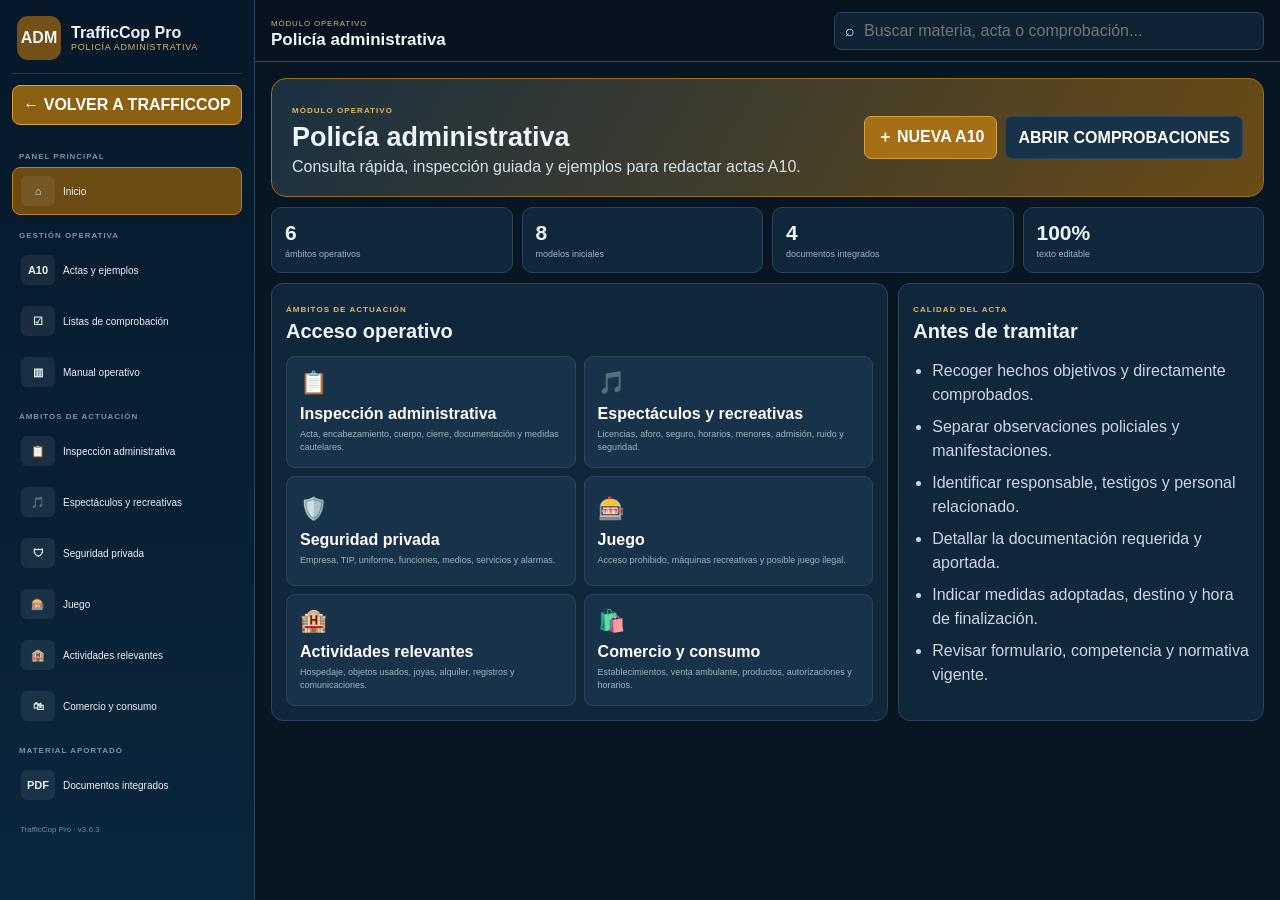
<file: policia-administrativa.html>
<!doctype html>
<html lang="es">
<head>
<meta charset="utf-8">
<meta name="viewport" content="width=device-width,initial-scale=1,viewport-fit=cover">
<title>Policía Administrativa · TrafficCop Pro</title>
<style>
:root{
 --bg:#081522;--nav:#071c30;--panel:#10263a;--panel2:#183349;--line:#2b455c;
 --gold:#a66f16;--gold2:#d7a23b;--text:#eef5fb;--muted:#9eb3c4;--green:#2aaa71;
 --sidebar:255px;--top:62px;
}
*{box-sizing:border-box}html,body{margin:0;min-height:100%;font-family:Arial,Helvetica,sans-serif;background:var(--bg);color:var(--text)}
button,input,select,textarea{font:inherit}.app{min-height:100vh}
.sidebar{position:fixed;left:0;top:0;bottom:0;width:var(--sidebar);background:linear-gradient(180deg,#061829,#0a263d);border-right:1px solid var(--line);padding:12px;overflow:auto;z-index:20}
.brand{display:flex;align-items:center;gap:10px;padding:4px 5px 13px;border-bottom:1px solid rgba(255,255,255,.12)}
.brand .mark{width:44px;height:44px;border-radius:11px;background:#725018;display:grid;place-items:center;font-weight:900}.brand strong,.brand small{display:block}.brand small{font-size:9px;color:#d8b669;letter-spacing:.08em}
.back{width:100%;margin:11px 0;border:1px solid #d6a03b;background:#8c6013;color:#fff;border-radius:8px;padding:10px;font-weight:900;cursor:pointer}
.nav-title{font-size:8px;color:#7893a9;letter-spacing:.12em;font-weight:900;margin:16px 7px 6px}
.nav-btn{width:100%;display:grid;grid-template-columns:34px 1fr;align-items:center;gap:8px;border:1px solid transparent;background:transparent;color:#e7f1f8;padding:8px;border-radius:8px;text-align:left;margin:3px 0;cursor:pointer}
.nav-btn:hover,.nav-btn.active{background:#6c4b13;border-color:#b88124}.nav-btn b{height:30px;display:grid;place-items:center;border-radius:6px;background:rgba(255,255,255,.07);font-size:11px}.nav-btn span{font-size:10px}.version{font-size:8px;color:#718ba0;margin:16px 8px}
.topbar{position:fixed;left:var(--sidebar);right:0;top:0;height:var(--top);background:#06131f;border-bottom:1px solid var(--line);display:flex;align-items:center;gap:12px;padding:0 16px;z-index:15}.menu{display:none}.topbar h1{font-size:17px;margin:0}.topbar small{font-size:8px;color:#d7b56c;letter-spacing:.1em}.search{margin-left:auto;width:min(430px,45vw);display:flex;align-items:center;gap:7px;border:1px solid var(--line);background:#0f2233;border-radius:7px;padding:8px 10px}.search input{width:100%;border:0;outline:0;background:transparent;color:#fff}
.main{margin-left:var(--sidebar);padding:calc(var(--top) + 16px) 16px 30px}.view{max-width:1500px;margin:auto}.hero{display:flex;justify-content:space-between;align-items:center;gap:15px;padding:20px;background:linear-gradient(120deg,#1a3042,#6a4b15);border:1px solid #9c6e20;border-radius:15px}.eyebrow{font-size:8px;color:#e0b85c;letter-spacing:.13em;font-weight:900}.hero h2{font-size:27px;margin:5px 0}.hero p{margin:0;color:#d7e3eb}.hero-actions{display:flex;gap:8px}.btn{border:1px solid var(--line);background:#173249;color:#fff;border-radius:7px;padding:10px 12px;font-weight:800;cursor:pointer}.btn.primary{background:#a66f16;border-color:#d5a13e}.btn.green{background:#197f52;border-color:#34a972}
.stats{display:grid;grid-template-columns:repeat(4,1fr);gap:9px;margin:10px 0}.stat{background:var(--panel);border:1px solid var(--line);border-radius:10px;padding:13px}.stat strong,.stat span{display:block}.stat strong{font-size:21px}.stat span{font-size:9px;color:var(--muted);margin-top:4px}
.grid{display:grid;grid-template-columns:1.35fr .8fr;gap:10px}.panel{background:var(--panel);border:1px solid var(--line);border-radius:12px;padding:14px}.panel h3{margin:4px 0 13px;font-size:20px}.area-grid{display:grid;grid-template-columns:repeat(2,1fr);gap:8px}.area{border:1px solid var(--line);background:var(--panel2);color:#fff;border-radius:9px;padding:13px;text-align:left;cursor:pointer;min-height:110px}.area:hover{border-color:#b37e26}.area strong,.area small{display:block}.area strong{margin:9px 0 5px}.area small{font-size:9px;color:var(--muted);line-height:1.45}.area .icon{font-size:22px}
.quality{padding-left:19px;color:#cbd8e2;line-height:1.5}.quality li{margin:8px 0}
.toolbar{display:flex;gap:8px;margin-bottom:10px}.toolbar input,.toolbar select{border:1px solid var(--line);background:#102539;color:#fff;border-radius:7px;padding:9px}.toolbar input{flex:1}
.cards{display:grid;grid-template-columns:repeat(3,1fr);gap:9px}.card{background:var(--panel);border:1px solid var(--line);border-radius:10px;padding:13px}.card h4{margin:5px 0 8px}.card small{color:#d7b565}.check{display:flex;gap:7px;padding:6px 0;border-bottom:1px solid #273f53;font-size:10px;color:#cbd7e0}.check:last-child{border:0}
.library{display:grid;grid-template-columns:250px 1fr;gap:10px}.index{background:var(--panel);border:1px solid var(--line);border-radius:11px;padding:10px}.index button{width:100%;border:0;background:#142e43;color:#fff;text-align:left;border-radius:6px;padding:9px;margin:3px 0;cursor:pointer}.index button.active{background:#755218}.article{background:var(--panel);border:1px solid var(--line);border-radius:11px;padding:16px;line-height:1.55;color:#d4e0e8}.article h3{color:#fff}.article h4{color:#e1bb66;margin-top:20px}
.templates{display:grid;grid-template-columns:290px 1fr 290px;gap:9px}.template-list,.editor,.guide{background:var(--panel);border:1px solid var(--line);border-radius:11px;padding:11px}.template-item{width:100%;display:grid;grid-template-columns:42px 1fr;gap:8px;border:1px solid transparent;background:#142e43;color:#fff;border-radius:7px;padding:8px;margin:4px 0;text-align:left;cursor:pointer}.template-item.active{background:#725018;border-color:#c18b2e}.template-item b{display:grid;place-items:center;background:#5e4216;border-radius:5px;font-size:9px}.template-item strong,.template-item small{display:block}.template-item small{color:var(--muted);font-size:8px;margin-top:3px}
.form{display:grid;grid-template-columns:1fr 1fr;gap:8px}.form label{display:grid;gap:4px;font-size:9px;color:#aebfcd}.form label.full{grid-column:1/-1}.form input,.form textarea,.form select{width:100%;border:1px solid var(--line);background:#102539;color:#fff;border-radius:6px;padding:9px}.form textarea{min-height:90px;resize:vertical}
.output{width:100%;min-height:300px;margin-top:10px;border:1px solid #6e8496;border-radius:7px;padding:12px;background:#fff;color:#111;line-height:1.5;font-family:Arial,Helvetica,sans-serif}.actions{display:flex;gap:7px;flex-wrap:wrap;margin-top:8px}
.guide ul{padding-left:18px;color:#cbd8e1;line-height:1.45}.guide li{margin:7px 0}.warning{border-left:4px solid #d29a31;background:#302717;color:#efd18b;padding:9px;font-size:9px;line-height:1.45}
.materials{display:grid;gap:7px}.doc{display:flex;justify-content:space-between;align-items:center;gap:10px;border:1px solid var(--line);background:#142e43;color:#fff;text-decoration:none;border-radius:8px;padding:11px}.doc strong,.doc small{display:block}.doc small{font-size:9px;color:var(--muted);margin-top:3px}.doc em{font-style:normal;color:#ffd276}
.hidden{display:none!important}.mobile-backdrop{display:none}
@media(max-width:1100px){.cards{grid-template-columns:repeat(2,1fr)}.templates{grid-template-columns:250px 1fr}.guide{display:none}}
@media(max-width:800px){
 :root{--sidebar:280px;--top:60px}.sidebar{transform:translateX(-105%);transition:.2s}.sidebar.open{transform:none}.topbar{left:0}.menu{display:block}.main{margin-left:0;padding:calc(var(--top) + 10px) 10px 20px}.search{display:none}.hero{display:block}.hero-actions{margin-top:12px}.stats{grid-template-columns:1fr 1fr}.grid,.library,.templates{display:block}.panel,.index,.article,.template-list,.editor{margin-bottom:9px}.area-grid,.cards{grid-template-columns:1fr}.form{grid-template-columns:1fr}.form label.full{grid-column:auto}.mobile-backdrop.show{display:block;position:fixed;inset:0;background:rgba(0,0,0,.5);z-index:18}
}
</style>
</head>
<body>
<div class="app">
<aside class="sidebar" id="sidebar">
 <div class="brand"><div class="mark">ADM</div><div><strong>TrafficCop Pro</strong><small>POLICÍA ADMINISTRATIVA</small></div></div>
 <button class="back" onclick="location.href='index.html?v=363'">← VOLVER A TRAFFICCOP</button>
 <div class="nav-title">PANEL PRINCIPAL</div>
 <button class="nav-btn active" data-view="dashboard"><b>⌂</b><span>Inicio</span></button>
 <div class="nav-title">GESTIÓN OPERATIVA</div>
 <button class="nav-btn" data-view="templates"><b>A10</b><span>Actas y ejemplos</span></button>
 <button class="nav-btn" data-view="checklists"><b>☑</b><span>Listas de comprobación</span></button>
 <button class="nav-btn" data-view="library"><b>▥</b><span>Manual operativo</span></button>
 <div class="nav-title">ÁMBITOS DE ACTUACIÓN</div>
 <button class="nav-btn" data-area="inspeccion"><b>📋</b><span>Inspección administrativa</span></button>
 <button class="nav-btn" data-area="espectaculos"><b>🎵</b><span>Espectáculos y recreativas</span></button>
 <button class="nav-btn" data-area="seguridad"><b>🛡</b><span>Seguridad privada</span></button>
 <button class="nav-btn" data-area="juego"><b>🎰</b><span>Juego</span></button>
 <button class="nav-btn" data-area="relevantes"><b>🏨</b><span>Actividades relevantes</span></button>
 <button class="nav-btn" data-area="comercio"><b>🛍</b><span>Comercio y consumo</span></button>
 <div class="nav-title">MATERIAL APORTADO</div>
 <button class="nav-btn" data-view="materials"><b>PDF</b><span>Documentos integrados</span></button>
 <div class="version">TrafficCop Pro · v3.6.3</div>
</aside>
<div class="mobile-backdrop" id="backdrop"></div>
<header class="topbar">
 <button class="btn menu" id="menuButton">☰</button>
 <div><small id="eyebrow">MÓDULO OPERATIVO</small><h1 id="pageTitle">Policía administrativa</h1></div>
 <div class="search"><span>⌕</span><input id="globalSearch" placeholder="Buscar materia, acta o comprobación..."></div>
</header>
<main class="main">

<section id="dashboardView" class="view">
 <div class="hero"><div><span class="eyebrow">MÓDULO OPERATIVO</span><h2>Policía administrativa</h2><p>Consulta rápida, inspección guiada y ejemplos para redactar actas A10.</p></div><div class="hero-actions"><button class="btn primary" data-view="templates">＋ NUEVA A10</button><button class="btn" data-view="checklists">ABRIR COMPROBACIONES</button></div></div>
 <div class="stats"><div class="stat"><strong>6</strong><span>ámbitos operativos</span></div><div class="stat"><strong>8</strong><span>modelos iniciales</span></div><div class="stat"><strong>4</strong><span>documentos integrados</span></div><div class="stat"><strong>100%</strong><span>texto editable</span></div></div>
 <div class="grid">
  <section class="panel"><span class="eyebrow">ÁMBITOS DE ACTUACIÓN</span><h3>Acceso operativo</h3><div class="area-grid">
   <button class="area" data-area="inspeccion"><span class="icon">📋</span><strong>Inspección administrativa</strong><small>Acta, encabezamiento, cuerpo, cierre, documentación y medidas cautelares.</small></button>
   <button class="area" data-area="espectaculos"><span class="icon">🎵</span><strong>Espectáculos y recreativas</strong><small>Licencias, aforo, seguro, horarios, menores, admisión, ruido y seguridad.</small></button>
   <button class="area" data-area="seguridad"><span class="icon">🛡️</span><strong>Seguridad privada</strong><small>Empresa, TIP, uniforme, funciones, medios, servicios y alarmas.</small></button>
   <button class="area" data-area="juego"><span class="icon">🎰</span><strong>Juego</strong><small>Acceso prohibido, máquinas recreativas y posible juego ilegal.</small></button>
   <button class="area" data-area="relevantes"><span class="icon">🏨</span><strong>Actividades relevantes</strong><small>Hospedaje, objetos usados, joyas, alquiler, registros y comunicaciones.</small></button>
   <button class="area" data-area="comercio"><span class="icon">🛍️</span><strong>Comercio y consumo</strong><small>Establecimientos, venta ambulante, productos, autorizaciones y horarios.</small></button>
  </div></section>
  <section class="panel"><span class="eyebrow">CALIDAD DEL ACTA</span><h3>Antes de tramitar</h3><ul class="quality"><li>Recoger hechos objetivos y directamente comprobados.</li><li>Separar observaciones policiales y manifestaciones.</li><li>Identificar responsable, testigos y personal relacionado.</li><li>Detallar la documentación requerida y aportada.</li><li>Indicar medidas adoptadas, destino y hora de finalización.</li><li>Revisar formulario, competencia y normativa vigente.</li></ul></section>
 </div>
</section>

<section id="checklistsView" class="view hidden">
 <div class="toolbar"><input id="checkSearch" placeholder="Buscar comprobación..."><select id="checkArea"><option value="all">Todos los ámbitos</option><option value="espectaculos">Espectáculos</option><option value="seguridad">Seguridad privada</option><option value="juego">Juego</option><option value="relevantes">Actividades relevantes</option><option value="comercio">Comercio</option></select></div>
 <div id="checkGrid" class="cards"></div>
</section>

<section id="libraryView" class="view hidden">
 <div class="library"><aside id="libraryIndex" class="index"></aside><article id="libraryArticle" class="article"></article></div>
</section>

<section id="templatesView" class="view hidden">
 <div class="templates">
  <aside class="template-list"><span class="eyebrow">MODELOS</span><h3>Actas y ejemplos</h3><div id="templateList"></div></aside>
  <section class="editor"><span class="eyebrow">GENERADOR</span><h3 id="templateTitle">A10 · Acta administrativa</h3><div id="formFields" class="form"></div><textarea id="output" class="output" placeholder="Aquí aparecerá el texto generado..."></textarea><div class="actions"><button class="btn primary" id="generate">GENERAR ACTA</button><button class="btn green" id="copy">COPIAR PARA NIPAL</button><button class="btn" id="improve">ORDENAR REDACCIÓN</button><button class="btn" id="clear">BORRAR</button></div></section>
  <aside class="guide"><span class="eyebrow">GUÍA DEL MODELO</span><h3 id="guideTitle">A10</h3><div id="guideContent"></div><div class="warning"><b>Revisión obligatoria:</b> adapta el ejemplo a los hechos observados y comprueba el formulario y la normativa aplicable.</div></aside>
 </div>
</section>

<section id="materialsView" class="view hidden">
 <section class="panel"><span class="eyebrow">MATERIAL INTEGRADO</span><h3>Documentos de Policía Administrativa</h3><div class="materials">
  <a class="doc" target="_blank" href="policia-administrativa-uf62.pdf"><span><strong>UF 6.2 · Ámbitos de actuación</strong><small>Inspección, acta administrativa, espectáculos, seguridad privada, juego y comercio.</small></span><em>ABRIR PDF</em></a>
  <a class="doc" target="_blank" href="a10-seguridad-privada.pdf"><span><strong>A10 · Seguridad privada</strong><small>Ejemplo práctico de vigilante no habilitado.</small></span><em>ABRIR PDF</em></a>
  <a class="doc" target="_blank" href="a10-venta-alcohol-menor.pdf"><span><strong>A10 · Venta de alcohol a menor</strong><small>Ejemplo práctico en establecimiento abierto al público.</small></span><em>ABRIR PDF</em></a>
  <a class="doc" target="_blank" href="resumen-oac-a10.pdf"><span><strong>Resumen OAC y A10</strong><small>Conceptos, funciones, diligencias y pautas de trabajo.</small></span><em>ABRIR PDF</em></a>
 </div></section>
</section>

</main>
<script>
const $=s=>document.querySelector(s), $$=s=>Array.from(document.querySelectorAll(s));
const LIBRARY=[
 {id:"inspeccion",title:"Inspección y acta administrativa",html:`<h3>Inspección y acta administrativa</h3><p>La inspección debe comprobar los requisitos generales y los específicos de la actividad. El acta debe permitir que el órgano competente conozca qué se comprobó, qué documentación se requirió y qué hechos fueron observados.</p><h4>Estructura rápida</h4><ol><li>Encabezamiento: lugar, fecha, hora, agentes, destino y motivo.</li><li>Identificación del establecimiento, actividad y responsable.</li><li>Documentación requerida y resultado.</li><li>Hechos objetivos y manifestaciones separadas.</li><li>Medidas adoptadas, destino y hora de finalización.</li></ol><h4>Medidas cautelares</h4><p>Cuando procedan, deben quedar motivadas, ser necesarias y proporcionadas y no presentarse como resolución definitiva.</p>`},
 {id:"espectaculos",title:"Espectáculos y recreativas",html:`<h3>Espectáculos y actividades recreativas</h3><p>La consulta operativa debe abarcar obligaciones documentales, rótulos, seguridad, asistencia sanitaria, higiene, medidas provisionales, horarios, menores, derecho de admisión, hojas de reclamación, seguridad privada y control de acceso.</p><h4>Comprobaciones esenciales</h4><ul><li>Licencia, comunicación o autorización y actividad permitida.</li><li>Seguro de responsabilidad civil y cobertura.</li><li>Aforo, horarios, rótulos, salidas y evacuación.</li><li>Menores, venta de alcohol y derecho de admisión.</li><li>Actividad realmente observada: música, pista, DJ, escenario, público y servicio.</li></ul>`},
 {id:"seguridad",title:"Seguridad privada",html:`<h3>Seguridad privada</h3><p>Debe identificarse empresa, servicio, personal, TIP, uniforme, distintivos, funciones y medios portados. Cuando una persona carezca de habilitación, es esencial describir de forma completa los hechos que demuestren que realizaba funciones propias del personal de seguridad.</p><h4>Datos a reflejar</h4><ul><li>Lugar y servicio prestado.</li><li>Identidad y habilitación profesional.</li><li>Uniforme, anagramas, placa y distintivos.</li><li>Defensa, manillas y otros medios.</li><li>Funciones, horario, empresa y manifestaciones.</li><li>Intervención de efectos y remisión a la unidad competente.</li></ul>`},
 {id:"juego",title:"Juego",html:`<h3>Juego</h3><p>El control comprende personas con acceso prohibido, documentación de máquinas recreativas y posibles actividades de juego ilegal.</p><ul><li>Autorización del establecimiento.</li><li>Máquinas, distintivos y documentación.</li><li>Control de acceso y personas presentes.</li><li>Apuestas, importes, organizador y beneficiarios.</li><li>Medidas adoptadas y efectos intervenidos.</li></ul>`},
 {id:"relevantes",title:"Actividades relevantes",html:`<h3>Actividades relevantes para la seguridad ciudadana</h3><p>Incluye actividades con obligaciones especiales de registro y comunicación, como hospedaje, compraventa de objetos usados, joyas, alquiler y otras actividades sujetas a trazabilidad.</p><ul><li>Titular y responsable.</li><li>Libro o sistema de registro.</li><li>Identificación de personas intervinientes.</li><li>Descripción y trazabilidad de objetos u operaciones.</li><li>Comunicaciones realizadas y omisiones detectadas.</li></ul>`},
 {id:"comercio",title:"Comercio y consumo",html:`<h3>Comercio y consumo</h3><p>El control puede referirse a establecimientos comerciales, venta ambulante, autorizaciones, productos, horarios, información al consumidor y ocupación de vía pública.</p><ul><li>Autorización y titular.</li><li>Ubicación, puesto o establecimiento.</li><li>Productos, procedencia y documentación.</li><li>Horarios y condiciones aplicables.</li><li>Medidas adoptadas y organismo destinatario.</li></ul>`}
];
const CHECKS=[
 {area:"espectaculos",title:"Documentación del local",items:["Licencia, autorización o comunicación previa","Actividad autorizada y titular","Seguro RC y recibo en vigor","Cobertura y aforo autorizado","Hojas de reclamación","Rótulos y placas obligatorias"]},
 {area:"espectaculos",title:"Seguridad y funcionamiento",items:["Salidas y vías de evacuación libres","Iluminación y señalización de emergencia","Aforo y estimación de asistentes","Asistencia sanitaria","Higiene y salubridad","Horario de cierre"]},
 {area:"espectaculos",title:"Menores y alcohol",items:["Edad e identificación del menor","Datos del responsable del local","Licencia municipal","Rótulos de prohibición","Dispensación observada directamente","Datos del menor en informe separado","Requerimiento y resultado"]},
 {area:"seguridad",title:"Seguridad privada",items:["Empresa y servicio","Identidad y TIP","Uniforme y distintivos","Defensa, manillas y otros medios","Funciones realizadas","Horario y manifestaciones","Documentación del servicio","Medidas cautelares"]},
 {area:"juego",title:"Juego y máquinas",items:["Autorización","Documentación de máquinas","Homologación y distintivos","Control de acceso","Personas con acceso prohibido","Apuestas e importes","Organizador","Posible juego ilegal"]},
 {area:"relevantes",title:"Hospedaje y registros",items:["Titular y responsable","Sistema de registro","Identificación de usuarios","Comunicación de datos","Período comprobado","Omisiones o retrasos"]},
 {area:"relevantes",title:"Objetos usados y joyas",items:["Libro o registro","Identidad de transmitentes","Descripción de objetos","Número de serie o peso","Procedencia","Comunicación policial","Medidas de seguridad"]},
 {area:"comercio",title:"Comercio y venta ambulante",items:["Autorización municipal","Titular y responsable","Ubicación y ocupación","Productos y procedencia","Horarios","Información al consumidor","Medidas adoptadas"]}
];
const TEMPLATES=[
 {id:"a10-general",code:"A10",title:"Acta administrativa abierta",category:"General",guide:["Situar fecha, hora, municipio y agentes.","Identificar lugar, actividad y responsable.","Separar documentación, hechos y manifestaciones.","Indicar medidas, destino y cierre."],fields:[["fecha","Fecha","date"],["hora","Hora","time"],["municipio","Municipio y comarca","text"],["agentes","Agentes / TIP","text"],["lugar","Lugar y establecimiento","text"],["actividad","Actividad","text"],["responsable","Responsable","text"],["documento","Documento identificativo","text"],["documentacion","Documentación requerida y aportada","textarea","full"],["hechos","Hechos observados","textarea","full"],["manifestaciones","Manifestaciones","textarea","full"],["medidas","Medidas adoptadas","textarea","full"],["destino","Organismo destinatario","text"],["hora_fin","Hora de finalización","time"]]},
 {id:"seguridad",code:"A10",title:"Seguridad privada: persona no habilitada",category:"Seguridad privada",guide:["Describir lugar y servicio.","Comprobar TIP y empresa.","Describir uniforme, distintivos y medios.","Dejar claros los actos propios de vigilancia observados.","Relacionar intervención y remisión."],fields:[["fecha","Fecha","date"],["hora","Hora","time"],["lugar","Lugar del servicio","text"],["empresa","Empresa de seguridad","text"],["persona","Persona inspeccionada","text"],["documento","DNI / NIE","text"],["tip","TIP o resultado de la comprobación","text"],["uniforme","Uniforme, anagramas y distintivos","textarea","full"],["medios","Defensa, manillas y otros medios","textarea","full"],["funciones","Funciones realmente realizadas","textarea","full"],["manifestaciones","Manifestaciones de la persona","textarea","full"],["intervencion","Objetos intervenidos y actas asociadas","textarea","full"],["destino","Unidad u organismo destinatario","text"]]},
 {id:"alcohol-menor",code:"A10",title:"Venta de alcohol a menor",category:"Espectáculos",guide:["La dispensación debe describirse como observada por los agentes.","Identificar actividad, responsable y licencia.","Consignar bebida, volumen y graduación.","Datos del menor en informe separado.","Indicar rótulos y traslado al organismo competente."],fields:[["fecha","Fecha","date"],["hora","Hora","time"],["establecimiento","Establecimiento y dirección","text"],["actividad","Actividad","text"],["responsable","Responsable / titular","text"],["licencia","Licencia municipal","text"],["menor","Edad acreditada del menor","text"],["bebida","Bebida, volumen y graduación","text"],["rotulos","Rótulos existentes","textarea","full"],["hechos","Dispensación observada y hechos","textarea","full"],["manifestaciones","Manifestaciones del responsable","textarea","full"],["destino","Organismo destinatario","text"],["hora_fin","Hora final","time"]]},
 {id:"actividad-distinta",code:"A10",title:"Actividad distinta de la autorizada",category:"Espectáculos",guide:["Diferenciar actividad autorizada y observada.","Describir DJ, pista, tarima, iluminación, humo y público.","Comprobar licencia, seguro, aforo y horario.","No limitarse a una conclusión jurídica."],fields:[["fecha","Fecha","date"],["hora","Hora","time"],["local","Local y dirección","text"],["responsable","Responsable","text"],["autorizada","Actividad autorizada","text"],["observada","Actividad observada","text"],["elementos","Elementos objetivos observados","textarea","full"],["documentacion","Documentación aportada","textarea","full"],["publico","Aforo estimado y conducta del público","textarea","full"],["medidas","Requerimientos y medidas","textarea","full"]]},
 {id:"control-acceso",code:"A10",title:"Personal de control de acceso",category:"Espectáculos",guide:["Comprobar habilitación y distintivo.","Diferenciar controlador y vigilante.","Describir funciones realizadas.","Recoger motivo de denegación y versiones."],fields:[["fecha","Fecha","date"],["hora","Hora","time"],["local","Local","text"],["controlador","Persona inspeccionada","text"],["acreditacion","Carnet y distintivo","text"],["funciones","Funciones observadas","textarea","full"],["incidente","Incidente o denegación de acceso","textarea","full"],["manifestaciones","Manifestaciones","textarea","full"],["medidas","Medidas adoptadas","textarea","full"]]},
 {id:"horario",code:"A46",title:"Incumplimiento de horario",category:"Espectáculos",guide:["Indicar horario aplicable y hora real.","Describir si seguía abierto, con clientes, música o servicio.","Identificar responsable y actividad.","Recoger requerimientos y cierre."],fields:[["fecha","Fecha","date"],["hora","Hora comprobada","time"],["local","Local","text"],["actividad","Actividad","text"],["responsable","Responsable","text"],["horario","Horario autorizado","text"],["hechos","Hechos observados","textarea","full"],["clientes","Personas presentes","text"],["requerimiento","Requerimientos y resultado","textarea","full"]]},
 {id:"juego",code:"A10",title:"Inspección de juego o máquinas",category:"Juego",guide:["Identificar establecimiento y autorización.","Relacionar máquinas y documentación.","Comprobar acceso y personas presentes.","Describir apuestas y posible juego ilegal."],fields:[["fecha","Fecha","date"],["hora","Hora","time"],["local","Local","text"],["responsable","Responsable","text"],["autorizacion","Autorización","textarea","full"],["maquinas","Máquinas y documentación","textarea","full"],["acceso","Control de acceso","textarea","full"],["juego","Actividad observada","textarea","full"],["medidas","Medidas adoptadas","textarea","full"]]},
 {id:"venta-ambulante",code:"A10",title:"Venta ambulante",category:"Comercio",guide:["Identificar vendedor y autorización.","Describir ubicación y ocupación.","Relacionar productos y procedencia.","Indicar intervención o requerimiento."],fields:[["fecha","Fecha","date"],["hora","Hora","time"],["lugar","Lugar y puesto","text"],["persona","Persona responsable","text"],["documento","Documento","text"],["autorizacion","Autorización municipal","textarea","full"],["productos","Productos y procedencia","textarea","full"],["hechos","Hechos observados","textarea","full"],["medidas","Medidas adoptadas","textarea","full"]]}
];
let current=TEMPLATES[0];
function showView(name){
 $$(".view").forEach(v=>v.classList.add("hidden")); $("#"+name+"View").classList.remove("hidden");
 $$(".nav-btn[data-view]").forEach(b=>b.classList.toggle("active",b.dataset.view===name));
 const titles={dashboard:["MÓDULO OPERATIVO","Policía administrativa"],templates:["ACTAS Y EJEMPLOS","Generador A10"],checklists:["INSPECCIÓN GUIADA","Listas de comprobación"],library:["MANUAL OPERATIVO","Consulta rápida"],materials:["DOCUMENTACIÓN","Material integrado"]};
 $("#eyebrow").textContent=titles[name][0];$("#pageTitle").textContent=titles[name][1];closeMenu();
}
function closeMenu(){$("#sidebar").classList.remove("open");$("#backdrop").classList.remove("show")}
function renderLibrary(id="inspeccion"){
 $("#libraryIndex").innerHTML="";LIBRARY.forEach(x=>{const b=document.createElement("button");b.textContent=x.title;b.classList.toggle("active",x.id===id);b.onclick=()=>renderLibrary(x.id);$("#libraryIndex").appendChild(b)});
 $("#libraryArticle").innerHTML=(LIBRARY.find(x=>x.id===id)||LIBRARY[0]).html;
}
function openArea(id){showView("library");renderLibrary(id)}
function renderChecks(){
 const q=($("#checkSearch").value||"").toLowerCase(),area=$("#checkArea").value;$("#checkGrid").innerHTML="";
 CHECKS.filter(c=>(area==="all"||c.area===area)&&(!q||(c.title+" "+c.items.join(" ")).toLowerCase().includes(q))).forEach(c=>{$("#checkGrid").insertAdjacentHTML("beforeend",`<article class="card"><small>${c.area.toUpperCase()}</small><h4>${c.title}</h4>${c.items.map(i=>`<label class="check"><input type="checkbox"><span>${i}</span></label>`).join("")}</article>`)});
}
function renderTemplates(){
 $("#templateList").innerHTML="";TEMPLATES.forEach(t=>{const b=document.createElement("button");b.className="template-item"+(t.id===current.id?" active":"");b.innerHTML=`<b>${t.code}</b><span><strong>${t.title}</strong><small>${t.category}</small></span>`;b.onclick=()=>selectTemplate(t.id);$("#templateList").appendChild(b)});
}
function selectTemplate(id){current=TEMPLATES.find(t=>t.id===id)||TEMPLATES[0];$("#templateTitle").textContent=`${current.code} · ${current.title}`;$("#guideTitle").textContent=current.title;$("#guideContent").innerHTML=`<ul>${current.guide.map(x=>`<li>${x}</li>`).join("")}</ul>`;$("#formFields").innerHTML="";current.fields.forEach(([name,label,type,cls])=>{const l=document.createElement("label");if(cls)l.className=cls;l.textContent=label;const e=type==="textarea"?document.createElement("textarea"):document.createElement("input");if(type!=="textarea")e.type=type;e.name=name;e.dataset.label=label;l.appendChild(e);$("#formFields").appendChild(l)});$("#output").value="";renderTemplates()}
function buildText(){const lines=[`${current.code} · ${current.title.toUpperCase()}`,""];current.fields.forEach(([name,label,type])=>{const e=$(`[name="${name}"]`);let v=e?.value?.trim()||"__________";if(type==="date"&&v)v=v.split("-").reverse().join("/");lines.push(`${label.toUpperCase()}: ${v}`,"")});lines.push("CIERRE","Se hace constar que el contenido anterior refleja las comprobaciones y circunstancias documentadas por los agentes actuantes, sin perjuicio de su revisión y remisión al órgano administrativo competente.");return lines.join("\n")}
async function copyOutput(){if(!$("#output").value.trim())$("#output").value=buildText();try{await navigator.clipboard.writeText($("#output").value);alert("Texto copiado para NIPal.")}catch{$("#output").select();document.execCommand("copy")}}
$$("[data-view]").forEach(b=>b.onclick=()=>showView(b.dataset.view));$$("[data-area]").forEach(b=>b.onclick=()=>openArea(b.dataset.area));
$("#menuButton").onclick=()=>{$("#sidebar").classList.toggle("open");$("#backdrop").classList.toggle("show")};$("#backdrop").onclick=closeMenu;
$("#checkSearch").oninput=renderChecks;$("#checkArea").onchange=renderChecks;$("#generate").onclick=()=>$("#output").value=buildText();$("#copy").onclick=copyOutput;$("#improve").onclick=()=>$("#output").value=($("#output").value||buildText()).replace(/[ \t]+/g," ").replace(/\n{3,}/g,"\n\n").trim();$("#clear").onclick=()=>{if(confirm("¿Borrar el contenido?"))$("#output").value=""};
$("#globalSearch").oninput=e=>{const q=e.target.value.toLowerCase();if(!q)return;const lib=LIBRARY.find(x=>(x.title+" "+x.html).toLowerCase().includes(q));if(lib)openArea(lib.id)};
renderLibrary();renderChecks();renderTemplates();selectTemplate("a10-general");
</script>
</body>
</html>
</file>
<file: styles-v361.css>
:root{
  --bg:#edf3fa;--surface:#fff;--surface2:#f2f7fc;--ink:#0b1728;
  --muted:#68778b;--line:#dbe4ef;--blue:#0b72f0;--warning:#9f4b00;
  --shadow:0 14px 40px rgba(14,30,50,.08)
}
:root.dark{
  --bg:#06101c;--surface:#0d1a2b;--surface2:#142338;--ink:#f6f9fd;
  --muted:#9eafc4;--line:#26384e;--blue:#67a8ff;--shadow:none
}
*{box-sizing:border-box}
body{margin:0;background:var(--bg);color:var(--ink);font-family:-apple-system,BlinkMacSystemFont,"Segoe UI",sans-serif}
button,input,select{font:inherit}button{cursor:pointer}
.topbar{
  position:sticky;top:0;z-index:20;display:flex;justify-content:space-between;align-items:center;
  padding:calc(15px + env(safe-area-inset-top)) 18px 14px;border-bottom:1px solid var(--line);
  background:color-mix(in srgb,var(--bg) 91%,transparent);backdrop-filter:blur(20px)
}
.topbar p{margin:0;color:var(--muted);font-size:10px;font-weight:800;letter-spacing:.14em}
h1{margin:2px 0 0;font-size:23px;letter-spacing:-.04em}h1 span{color:var(--blue)}
.topbar button{width:42px;height:42px;border-radius:50%;border:1px solid var(--line);background:var(--surface);color:var(--ink)}
main{max-width:980px;margin:auto;padding:14px 14px 95px}
.hero{padding:20px;border-radius:26px;color:#fff;background:radial-gradient(circle at 88% 5%,rgba(79,164,255,.35),transparent 35%),linear-gradient(145deg,#07111f,#17395f);box-shadow:var(--shadow)}
.version{display:inline-block;padding:6px 9px;border-radius:999px;background:#ffffff18;font-size:11px;font-weight:800}
.hero h2{font-size:28px;margin:15px 0 5px;letter-spacing:-.04em}.hero>p{color:#bdd0e4;margin-top:0}
.search{display:grid;grid-template-columns:auto 1fr auto;align-items:center;gap:8px;background:#fff;color:#111;border-radius:16px;padding:0 12px}
.search input{width:100%;border:0;outline:0;padding:16px 3px;background:transparent}.search button{border:0;background:transparent;font-size:20px}
.quick{display:flex;gap:8px;overflow:auto;margin-top:12px;scrollbar-width:none}.quick button{white-space:nowrap;color:#fff;background:#ffffff16;border:1px solid #ffffff2b;border-radius:999px;padding:8px 11px}
.filters{display:grid;grid-template-columns:repeat(3,1fr);gap:8px;margin:14px 0 10px}
.filters select{min-width:0;border:1px solid var(--line);background:var(--surface);color:var(--ink);padding:12px;border-radius:13px}
.tabs{display:flex;gap:8px;align-items:center;margin-bottom:10px}.tabs button{border:1px solid var(--line);background:var(--surface);color:var(--ink);border-radius:999px;padding:8px 12px}.tabs .active{background:var(--blue);color:#fff;border-color:var(--blue)}#resultCount{margin-left:auto;color:var(--muted)}
.notice{border-left:4px solid var(--warning);background:var(--surface);padding:12px 14px;border-radius:14px;color:var(--muted);line-height:1.4;margin-bottom:12px}.notice strong{color:var(--ink)}
.results{display:grid;gap:12px}.card{background:var(--surface);border:1px solid var(--line);border-radius:20px;padding:16px;box-shadow:var(--shadow)}
.cardhead{display:flex;justify-content:space-between;align-items:center}.badge{display:inline-block;margin-right:5px;background:var(--surface2);padding:5px 8px;border-radius:999px;font-size:11px;font-weight:800}.favorite{border:0;background:transparent;color:#dfa000;font-size:28px}
.concept{font-size:18px;line-height:1.3;margin:12px 0 6px}.category{margin:0;color:var(--muted);font-size:13px}
.metrics{display:grid;grid-template-columns:repeat(4,1fr);gap:8px;margin:14px 0}.metrics div{background:var(--surface2);padding:10px;border-radius:12px}.metrics small{display:block;color:var(--muted);font-size:10px;margin-bottom:4px}
details{border-top:1px solid var(--line);padding-top:12px}summary{font-weight:750;cursor:pointer}dl{display:grid;grid-template-columns:120px 1fr;gap:8px;font-size:13px}dt{color:var(--muted)}dd{margin:0}
.actions{display:grid;grid-template-columns:1fr 1fr;gap:8px;margin-top:12px}.actions button,.more{border:0;border-radius:12px;padding:12px;font-weight:800}.copy{background:var(--blue);color:#fff}.share{background:var(--surface2);color:var(--ink)}
.empty{background:var(--surface);border:1px dashed var(--line);padding:34px;border-radius:20px;text-align:center;color:var(--muted)}.more{display:block;margin:14px auto;background:var(--surface);color:var(--ink);border:1px solid var(--line)}
.bottomnav{position:fixed;left:0;right:0;bottom:0;z-index:30;display:flex;justify-content:space-around;background:color-mix(in srgb,var(--surface) 94%,transparent);backdrop-filter:blur(20px);border-top:1px solid var(--line);padding:8px 10px calc(8px + env(safe-area-inset-bottom))}
.bottomnav button{border:0;background:transparent;color:var(--muted);font-size:20px}.bottomnav small{display:block;font-size:10px}
@media(max-width:650px){.filters{grid-template-columns:1fr}.metrics{grid-template-columns:1fr 1fr}.hero h2{font-size:24px}}

.search{grid-template-columns:auto 1fr auto auto}
.search button{display:grid;place-items:center;min-width:36px}
.assistant-launch{
  width:100%;margin-top:13px;border:1px solid #ffffff35;background:linear-gradient(135deg,#ffffff18,#4d9cff35);
  color:#fff;border-radius:16px;padding:13px 14px;display:flex;align-items:center;gap:12px;text-align:left
}
.assistant-launch>span:first-child{font-size:25px}
.assistant-launch strong,.assistant-launch small{display:block}
.assistant-launch small{margin-top:3px;color:#c8d9eb}
#assistantDialog{border:0;background:transparent;padding:0;width:min(720px,calc(100% - 20px))}
#assistantDialog::backdrop{background:rgba(0,0,0,.62);backdrop-filter:blur(4px)}
.assistant-panel{background:var(--surface);color:var(--ink);border:1px solid var(--line);border-radius:24px;padding:17px;max-height:88vh;overflow:auto}
.assistant-head{position:static;padding:0 0 12px;background:none;border:0;display:flex;justify-content:space-between;align-items:center}
.assistant-head p{margin:0;color:var(--muted);font-size:10px;font-weight:800;letter-spacing:.13em}
.assistant-head h3{margin:2px 0 0;font-size:24px}
.assistant-head button{width:40px;height:40px;border-radius:50%;border:1px solid var(--line);background:var(--surface2);color:var(--ink);font-size:22px}
.assistant-help{color:var(--muted);line-height:1.45}
.assistant-input textarea{width:100%;resize:vertical;border:1px solid var(--line);border-radius:15px;background:var(--surface2);color:var(--ink);padding:13px;outline:none}
.assistant-actions{display:grid;grid-template-columns:1fr 1fr;gap:8px;margin-top:9px}
.assistant-actions button{border:0;border-radius:12px;padding:12px;font-weight:800}
#assistantMicButton{background:var(--surface2);color:var(--ink)}
#assistantAnalyzeButton{background:var(--blue);color:#fff}
.assistant-status{min-height:22px;color:var(--muted);font-size:13px;margin:12px 1px}
.assistant-results{display:grid;gap:10px}
.ai-result{border:1px solid var(--line);background:var(--surface2);border-radius:16px;padding:13px}
.ai-result .ai-score{font-size:11px;font-weight:800;color:var(--blue)}
.ai-result h4{margin:7px 0;font-size:16px;line-height:1.35}
.ai-result p{margin:0;color:var(--muted);font-size:13px}
.ai-result .ai-meta{display:flex;flex-wrap:wrap;gap:6px;margin-top:10px}
.ai-result .ai-meta span{background:var(--surface);border:1px solid var(--line);border-radius:999px;padding:5px 8px;font-size:11px}
.ai-result button{margin-top:10px;width:100%;border:0;border-radius:11px;padding:10px;background:var(--blue);color:#fff;font-weight:800}
.assistant-privacy{margin:14px 0 0;color:var(--muted);font-size:12px;line-height:1.4}
.listening{animation:pulse 1s infinite}
@keyframes pulse{50%{opacity:.45;transform:scale(.98)}}

.topbar{display:grid;grid-template-columns:42px 1fr 42px;gap:10px}
.topbar-title{text-align:left}
.menu-button{width:42px;height:42px;border-radius:12px!important;font-size:20px}
.drawer-backdrop{
  position:fixed;inset:0;z-index:90;background:rgba(0,0,0,.52);
  backdrop-filter:blur(3px);opacity:0;pointer-events:none;transition:.22s
}
.drawer-backdrop.open{opacity:1;pointer-events:auto}
.side-drawer{
  position:fixed;left:0;top:0;bottom:0;z-index:100;width:min(360px,88vw);
  display:flex;flex-direction:column;background:var(--surface);color:var(--ink);
  border-right:1px solid var(--line);box-shadow:18px 0 45px rgba(0,0,0,.2);
  transform:translateX(-105%);transition:transform .25s ease;
  padding:calc(15px + env(safe-area-inset-top)) 13px calc(14px + env(safe-area-inset-bottom))
}
.side-drawer.open{transform:translateX(0)}
.drawer-header{display:flex;align-items:center;justify-content:space-between;padding:4px 5px 12px;border-bottom:1px solid var(--line)}
.drawer-header p{margin:0;color:var(--muted);font-size:10px;font-weight:800;letter-spacing:.14em}
.drawer-header h2{margin:2px 0 0;font-size:23px}
.drawer-header button,#legalDialog header button{
  width:40px;height:40px;border-radius:50%;border:1px solid var(--line);
  background:var(--surface2);color:var(--ink);font-size:22px
}
.drawer-nav{padding:10px 0;overflow:auto;flex:1}
.drawer-link,.drawer-nav details button{
  width:100%;border:0;background:transparent;color:var(--ink);border-radius:12px;
  padding:11px 12px;text-align:left
}
.drawer-link{display:flex;align-items:center;gap:11px;font-weight:750}
.drawer-link small{display:block;margin-top:2px;color:var(--muted);font-weight:500}
.drawer-link.active,.drawer-nav button:hover{background:var(--surface2)}
.drawer-nav details{border-bottom:1px solid var(--line);padding:4px 0}
.drawer-nav summary{
  cursor:pointer;list-style:none;padding:12px 10px;font-weight:800;
  display:flex;gap:9px;align-items:center
}
.drawer-nav summary::-webkit-details-marker{display:none}
.drawer-nav summary::after{content:"⌄";margin-left:auto;color:var(--muted)}
.drawer-nav details[open] summary::after{content:"⌃"}
.drawer-nav details button{padding-left:38px;color:var(--muted)}
.drawer-nav details button.selected{background:var(--surface2);color:var(--blue);font-weight:800}
.drawer-footer{border-top:1px solid var(--line);padding:13px 8px 3px}
.drawer-footer strong,.drawer-footer span,.drawer-footer small{display:block}
.drawer-footer span,.drawer-footer small{color:var(--muted);margin-top:3px}
#legalDialog{border:0;padding:0;background:transparent;width:min(680px,calc(100% - 20px))}
#legalDialog::backdrop{background:rgba(0,0,0,.58);backdrop-filter:blur(4px)}
.legal-panel{max-height:88vh;overflow:auto;border:1px solid var(--line);border-radius:24px;background:var(--surface);color:var(--ink);padding:18px}
#legalDialog header{position:static;padding:0 0 13px;background:none;border-bottom:1px solid var(--line);display:flex;justify-content:space-between;align-items:center}
#legalDialog header p{margin:0;color:var(--muted);font-size:10px;font-weight:800;letter-spacing:.14em}
#legalDialog header h2{margin:3px 0 0;font-size:23px}
.legal-content{padding-top:14px;line-height:1.55;color:var(--muted)}
.legal-content h3{color:var(--ink);margin:18px 0 6px}
.legal-content p{margin:8px 0}
.legal-content ul{padding-left:20px}
.legal-callout{border-left:4px solid var(--blue);background:var(--surface2);border-radius:12px;padding:12px 13px;margin:12px 0}
body.drawer-open{overflow:hidden}
@media(min-width:1050px){
  .side-drawer.desktop-pinned{transform:translateX(0)}
}

/* ===== MENÚ OPCIÓ A · ESTIL CHATGPT / NOTION ===== */
.side-drawer.option-a{
  width:min(390px,92vw);
  padding:0;
  overflow:hidden;
  background:color-mix(in srgb,var(--surface) 97%,transparent);
  backdrop-filter:blur(24px);
}
.drawer-page{
  position:absolute;inset:0;
  display:flex;flex-direction:column;
  padding:calc(16px + env(safe-area-inset-top)) 14px calc(14px + env(safe-area-inset-bottom));
  opacity:0;pointer-events:none;
  transform:translateX(25px);
  transition:opacity .18s ease,transform .22s ease;
}
.drawer-page.active{opacity:1;pointer-events:auto;transform:translateX(0)}
.drawer-page.submenu-page{transform:translateX(42px)}
.drawer-page.submenu-page.active{transform:translateX(0)}
.drawer-brand,.submenu-header{
  display:grid;grid-template-columns:auto 1fr auto;gap:11px;align-items:center;
  padding:3px 3px 14px;border-bottom:1px solid var(--line)
}
.drawer-logo{
  width:45px;height:45px;border-radius:15px;display:grid;place-items:center;
  background:linear-gradient(145deg,#1384ff,#063e84);
  color:#fff;font-weight:900;letter-spacing:-.04em;
  box-shadow:0 9px 22px rgba(11,114,240,.25)
}
.drawer-brand p,.submenu-header p{
  margin:0;color:var(--muted);font-size:9px;font-weight:850;letter-spacing:.15em
}
.drawer-brand h2,.submenu-header h2{margin:3px 0 0;font-size:21px;letter-spacing:-.035em}
.drawer-close,.submenu-back{
  width:40px;height:40px;border-radius:12px;border:1px solid var(--line);
  background:var(--surface2);color:var(--ink);font-size:22px
}
.submenu-back{font-size:29px;line-height:1}
.drawer-search{
  display:grid;grid-template-columns:auto 1fr;align-items:center;gap:8px;
  background:var(--surface2);border:1px solid var(--line);border-radius:13px;
  padding:0 11px;margin:13px 2px 9px
}
.drawer-search input{
  width:100%;border:0;outline:0;background:transparent;color:var(--ink);padding:12px 2px
}
.drawer-main-nav,.submenu-content{overflow:auto;flex:1;padding:2px 0 10px}
.menu-row,.submenu-item{
  width:100%;border:0;background:transparent;color:var(--ink);
  display:grid;grid-template-columns:34px 1fr auto;gap:10px;align-items:center;
  border-radius:13px;padding:10px 10px;text-align:left;min-height:58px
}
.menu-row:hover,.menu-row:active,.submenu-item:hover,.submenu-item:active{background:var(--surface2)}
.menu-row.primary{min-height:55px}
.menu-icon{
  width:34px;height:34px;border-radius:10px;display:grid;place-items:center;
  background:var(--surface2);font-size:18px
}
.menu-copy strong,.menu-copy small{display:block}
.menu-copy strong{font-size:15px;letter-spacing:-.01em}
.menu-copy small{color:var(--muted);font-size:11px;margin-top:3px;line-height:1.25}
.chevron{font-size:24px;color:var(--muted);font-weight:300}
.menu-separator{height:1px;background:var(--line);margin:8px 9px}
.drawer-footer{padding:12px 10px 2px;border-top:1px solid var(--line)}
.drawer-footer strong,.drawer-footer span,.drawer-footer small{display:block}
.drawer-footer span,.drawer-footer small{color:var(--muted);margin-top:3px}
.submenu-content{padding-top:12px}
.submenu-section-label{
  padding:11px 12px 6px;color:var(--muted);font-size:10px;font-weight:850;letter-spacing:.13em
}
.submenu-item{grid-template-columns:38px 1fr auto;min-height:60px}
.submenu-item .menu-icon{width:38px;height:38px}
.submenu-item.disabled{opacity:.48}
.submenu-item.disabled::after{content:"PROPERAMENT";font-size:8px;font-weight:850;letter-spacing:.08em;color:var(--muted)}
.menu-row.hidden-by-search{display:none}
@media(max-width:420px){
  .side-drawer.option-a{width:94vw}
  .menu-row{min-height:56px}
}

.suite-dashboard{
  display:grid;grid-template-columns:repeat(4,1fr);gap:10px;margin:14px 0
}
.suite-card{
  border:1px solid var(--line);background:var(--surface);color:var(--ink);
  border-radius:18px;padding:15px;text-align:left;box-shadow:var(--shadow);
  min-height:116px;display:flex;flex-direction:column;justify-content:flex-start
}
.suite-card>span{font-size:25px}.suite-card strong,.suite-card small{display:block}
.suite-card strong{margin-top:10px}.suite-card small{margin-top:4px;color:var(--muted);line-height:1.3}
#suiteDialog{border:0;background:transparent;padding:0;width:min(820px,calc(100% - 20px))}
#suiteDialog::backdrop{background:rgba(0,0,0,.62);backdrop-filter:blur(4px)}
.suite-panel{background:var(--surface);color:var(--ink);border:1px solid var(--line);border-radius:24px;padding:18px;max-height:90vh;overflow:auto}
.suite-head{position:static;padding:0 0 14px;background:none;border-bottom:1px solid var(--line);display:flex;justify-content:space-between;align-items:center}
.suite-head p{margin:0;color:var(--muted);font-size:10px;font-weight:850;letter-spacing:.14em}
.suite-head h2{margin:3px 0 0;font-size:24px}.suite-head button{width:40px;height:40px;border-radius:50%;border:1px solid var(--line);background:var(--surface2);color:var(--ink);font-size:22px}
.module-grid{display:grid;grid-template-columns:repeat(2,1fr);gap:10px;margin-top:14px}
.module-box{border:1px solid var(--line);background:var(--surface2);border-radius:16px;padding:14px}
.module-box h3{margin:0 0 7px}.module-box p{margin:0;color:var(--muted);line-height:1.45}
.module-box button{margin-top:11px;width:100%;border:0;border-radius:11px;padding:10px;background:var(--blue);color:#fff;font-weight:800}
.module-box.disabled{opacity:.55}
.photo-builder{display:grid;gap:10px;margin-top:14px}
.photo-builder input,.photo-builder textarea,.photo-builder select{
  width:100%;border:1px solid var(--line);border-radius:12px;background:var(--surface2);color:var(--ink);padding:11px
}
.photo-list{display:grid;gap:10px}
.photo-row{display:grid;grid-template-columns:90px 1fr;gap:10px;border:1px solid var(--line);border-radius:14px;padding:10px}
.photo-row img{width:90px;height:80px;object-fit:cover;border-radius:10px;background:var(--surface2)}
.photo-row textarea{min-height:80px;resize:vertical}
.timeline{display:grid;gap:8px;margin-top:12px}
.timeline-row{display:grid;grid-template-columns:90px 1fr auto;gap:8px}
.timeline-row input{border:1px solid var(--line);background:var(--surface2);color:var(--ink);padding:10px;border-radius:10px}
.timeline-row button{border:0;background:var(--surface2);color:var(--ink);border-radius:10px;padding:0 12px}
.primary-action{border:0;border-radius:12px;padding:12px;background:var(--blue);color:#fff;font-weight:800}
.secondary-action{border:1px solid var(--line);border-radius:12px;padding:12px;background:var(--surface2);color:var(--ink);font-weight:800}
.action-row{display:grid;grid-template-columns:1fr 1fr;gap:8px;margin-top:12px}
@media(max-width:760px){.suite-dashboard{grid-template-columns:1fr 1fr}.module-grid{grid-template-columns:1fr}}

.working-tools{
  background:var(--surface);border:1px solid var(--line);border-radius:22px;
  padding:16px;margin:14px 0;box-shadow:var(--shadow)
}
.section-heading p{margin:0;color:var(--muted);font-size:10px;font-weight:850;letter-spacing:.13em}
.section-heading h2{margin:3px 0 13px;font-size:22px}
.working-grid{display:grid;grid-template-columns:repeat(2,1fr);gap:10px}
.working-card{
  display:grid;grid-template-columns:42px 1fr auto;gap:11px;align-items:center;
  border:1px solid var(--line);background:var(--surface2);color:var(--ink);
  border-radius:16px;padding:14px;text-align:left
}
.working-card.featured{border-color:color-mix(in srgb,var(--blue) 55%,var(--line));background:color-mix(in srgb,var(--surface2) 86%,var(--blue))}
.working-card>span{font-size:25px}.working-card strong,.working-card small{display:block}
.working-card small{margin-top:4px;color:var(--muted);line-height:1.3}
.working-card b{font-size:10px;color:var(--blue);letter-spacing:.08em}
#documentDialog{border:0;background:transparent;padding:0;width:min(780px,calc(100% - 20px))}
#documentDialog::backdrop{background:rgba(0,0,0,.62);backdrop-filter:blur(4px)}
.document-panel{background:var(--surface);color:var(--ink);border:1px solid var(--line);border-radius:24px;padding:18px;max-height:90vh;overflow:auto}
.document-head{position:static;padding:0 0 14px;background:none;border-bottom:1px solid var(--line);display:flex;justify-content:space-between;align-items:center}
.document-head p{margin:0;color:var(--muted);font-size:10px;font-weight:850;letter-spacing:.14em}
.document-head h2{margin:3px 0 0;font-size:24px}
.document-head button{width:40px;height:40px;border-radius:50%;border:1px solid var(--line);background:var(--surface2);color:var(--ink);font-size:22px}
.document-form{display:grid;grid-template-columns:1fr 1fr;gap:10px;margin-top:14px}
.document-form label{display:grid;gap:5px;color:var(--muted);font-size:12px}
.document-form input,.document-form textarea,.document-form select,#documentOutput{
  width:100%;border:1px solid var(--line);border-radius:12px;background:var(--surface2);color:var(--ink);padding:11px
}
.document-form .full{grid-column:1/-1}
#documentOutput{margin-top:12px;resize:vertical;line-height:1.5}
@media(max-width:700px){
  .working-grid{grid-template-columns:1fr}
  .document-form{grid-template-columns:1fr}
  .document-form .full{grid-column:auto}
}

.document-ai-bar{margin-top:14px}
.ai-improve-action{
  width:100%;display:flex;align-items:center;gap:12px;text-align:left;
  border:1px solid color-mix(in srgb,var(--blue) 45%,var(--line));
  background:linear-gradient(135deg,color-mix(in srgb,var(--surface2) 87%,var(--blue)),var(--surface2));
  color:var(--ink);border-radius:14px;padding:13px
}
.ai-improve-action>span:first-child{font-size:24px}
.ai-improve-action strong,.ai-improve-action small{display:block}
.ai-improve-action small{margin-top:3px;color:var(--muted)}
.ai-improve-action.processing{opacity:.65;pointer-events:none}
#documentAiStatus{min-height:18px;margin:7px 3px 0;color:var(--muted);font-size:12px}
.ai-changed{outline:2px solid color-mix(in srgb,var(--blue) 45%,transparent)}

.document-actions-three{
  display:grid;
  grid-template-columns:1fr 1fr 1fr;
  gap:8px;
  margin-top:14px
}
.document-actions-three button{
  min-height:62px;
  border-radius:14px;
  padding:12px;
  font-weight:850
}
.ai-primary-action{
  border:0;
  background:linear-gradient(135deg,#6f3cff,#1677ff);
  color:#fff;
  box-shadow:0 8px 20px rgba(75,76,255,.22)
}
.ai-primary-action span{margin-right:5px}
.ai-primary-action.processing{opacity:.62;pointer-events:none}
.document-ai-status{
  min-height:19px;
  margin:7px 3px 0;
  color:var(--muted);
  font-size:12px
}
@media(max-width:700px){
  .document-actions-three{grid-template-columns:1fr}
}

:root{--police:#0a4f9e;--success:#14804a;--focus:0 0 0 3px rgba(11,114,240,.22)}body{padding-bottom:76px}.pro-topbar{grid-template-columns:44px 1fr auto}.topbar-actions{display:flex;gap:7px}.service-mode-button{color:var(--success)!important}.service-mode-button.active{background:#173224!important;color:#58dc91!important}.pro-main{max-width:1080px}.status-strip{display:flex;justify-content:space-between;align-items:center;margin:2px 2px 10px;color:var(--muted);font-size:12px}.status-strip>div{display:flex;align-items:center;gap:7px}.status-dot{width:8px;height:8px;border-radius:50%;background:var(--success)}.source-chip{border:1px solid var(--line);background:var(--surface);padding:6px 9px;border-radius:999px}.pro-hero{padding:22px;background:radial-gradient(circle at 87% 12%,rgba(51,146,255,.42),transparent 34%),linear-gradient(145deg,#06101d,#123a66)}.hero-heading{display:grid;grid-template-columns:1fr auto;gap:20px;align-items:center}.police-shield{width:68px;height:68px;display:grid;place-items:center;border:1px solid #ffffff3d;border-radius:22px;background:#ffffff13;font-weight:950;font-size:23px}.hero-actions{display:grid;grid-template-columns:repeat(3,1fr);gap:9px;margin-top:12px}.hero-action{border:1px solid #ffffff2c;background:#ffffff12;color:#fff;border-radius:15px;padding:12px;display:flex;gap:10px;align-items:center;text-align:left}.hero-action.ai{background:linear-gradient(135deg,#6e3eff66,#1677ff55)}.hero-action>span:first-child{font-size:22px}.hero-action strong,.hero-action small{display:block}.hero-action small{color:#c4d8ec;margin-top:2px}.quick-section,.command-centre,.recent-section,.catalog-shell{margin-top:14px;background:var(--surface);border:1px solid var(--line);border-radius:22px;padding:16px;box-shadow:var(--shadow)}.section-title-row{display:flex;justify-content:space-between;align-items:flex-start}.section-title-row p,.catalog-header p{margin:0;color:var(--muted);font-size:10px;font-weight:850;letter-spacing:.14em}.section-title-row h2,.catalog-header h2{margin:3px 0 12px;font-size:21px}.section-title-row button{border:0;background:var(--surface2);color:var(--muted);padding:7px 10px;border-radius:10px}.pro-quick{display:grid;grid-template-columns:repeat(8,1fr);overflow:visible}.pro-quick button{display:flex;flex-direction:column;align-items:center;gap:6px;min-width:0;background:var(--surface2);border:1px solid var(--line);color:var(--ink);padding:11px 7px;border-radius:14px}.pro-quick button span{font-size:11px}.command-grid{display:grid;grid-template-columns:repeat(3,1fr);gap:10px}.command-card{position:relative;min-height:142px;display:flex;flex-direction:column;align-items:flex-start;border:1px solid var(--line);background:var(--surface2);color:var(--ink);border-radius:17px;padding:15px;text-align:left}.command-card.primary{background:linear-gradient(145deg,#0a4f9e,#0b72f0);color:#fff;border-color:transparent}.command-icon{font-size:27px}.command-card strong{margin-top:12px}.command-card small{margin-top:5px;color:var(--muted)}.command-card.primary small{color:#dcecff}.command-card b{position:absolute;right:13px;bottom:12px;color:var(--blue);font-size:10px}.command-card.primary b{color:#fff}.recent-list{display:flex;flex-wrap:wrap;gap:7px}.recent-chip{border:1px solid var(--line);background:var(--surface2);color:var(--ink);border-radius:999px;padding:8px 11px}.recent-empty{color:var(--muted);font-size:13px}.catalog-header{display:flex;justify-content:space-between;align-items:flex-start}.verification-badge{background:#e5f6ec;color:#147442;border-radius:999px;padding:7px 10px;font-size:11px;font-weight:800}:root.dark .verification-badge{background:#143322;color:#6fe39e}.pro-bottomnav button.active{color:var(--blue)}button:focus-visible,input:focus-visible,select:focus-visible,textarea:focus-visible{outline:none;box-shadow:var(--focus)}.toast{position:fixed;left:50%;bottom:88px;z-index:300;transform:translate(-50%,20px);opacity:0;background:#081423;color:#fff;border-radius:13px;padding:11px 15px;transition:.2s}.toast.show{opacity:1;transform:translate(-50%,0)}#onboardingDialog{border:0;background:transparent;padding:0;width:min(460px,calc(100% - 24px))}#onboardingDialog::backdrop{background:rgba(0,0,0,.7);backdrop-filter:blur(6px)}.onboarding-panel{background:var(--surface);color:var(--ink);border-radius:26px;padding:24px;border:1px solid var(--line);text-align:center}.onboarding-icon{margin:auto;width:70px;height:70px;border-radius:23px;display:grid;place-items:center;background:linear-gradient(145deg,#0a4f9e,#0b72f0);color:#fff;font-weight:950;font-size:23px}.onboarding-points{display:grid;gap:9px;text-align:left;margin:18px 0}.onboarding-points>div{display:grid;grid-template-columns:42px 1fr;gap:10px;align-items:center;background:var(--surface2);border-radius:14px;padding:11px}.onboarding-points p{margin:0}.onboarding-points strong,.onboarding-points small{display:block}.onboarding-points small{color:var(--muted)}#finishOnboardingButton{width:100%;border:0;background:var(--blue);color:#fff;border-radius:13px;padding:13px;font-weight:850}.error-panel{border:1px solid #e4b4b4;background:#fff1f1;color:#8f2828;border-radius:16px;padding:18px;text-align:center}@media(max-width:850px){.pro-quick{grid-template-columns:repeat(4,1fr)}.command-grid{grid-template-columns:repeat(2,1fr)}}@media(max-width:620px){.hero-heading{grid-template-columns:1fr}.police-shield{display:none}.hero-actions{grid-template-columns:1fr}.command-grid{grid-template-columns:1fr 1fr}}@media(max-width:390px){.command-grid{grid-template-columns:1fr}}

.card-actions-three{grid-template-columns:1.35fr 1fr 1fr}
.ticket-open{background:linear-gradient(135deg,#0a4f9e,#0b72f0)!important;color:#fff!important}
#ticketDialog{border:0;background:transparent;padding:0;width:min(1180px,calc(100% - 18px))}
#ticketDialog::backdrop{background:rgba(0,0,0,.68);backdrop-filter:blur(5px)}
.ticket-modal{background:var(--surface);color:var(--ink);border:1px solid var(--line);border-radius:24px;padding:18px;max-height:94vh;overflow:auto}
.ticket-modal-head{position:static;padding:0 0 13px;background:none;border-bottom:1px solid var(--line);display:flex;justify-content:space-between;align-items:center}
.ticket-modal-head p{margin:0;color:var(--muted);font-size:10px;font-weight:850;letter-spacing:.14em}
.ticket-modal-head h2{margin:3px 0 0;font-size:24px}
.ticket-modal-head button{width:42px;height:42px;border-radius:50%;border:1px solid var(--line);background:var(--surface2);color:var(--ink);font-size:22px}
.ticket-tabs{display:flex;gap:6px;overflow:auto;border-bottom:1px solid var(--line);padding:12px 0 0}
.ticket-tabs button{border:0;background:transparent;color:var(--muted);padding:11px 13px;border-bottom:3px solid transparent;white-space:nowrap;font-weight:750}
.ticket-tabs button.active{color:var(--blue);border-bottom-color:var(--blue)}
.ticket-tab-panel{display:none;padding-top:15px}.ticket-tab-panel.active{display:block}
.ticket-summary-grid{display:grid;grid-template-columns:repeat(6,1fr);border:1px solid var(--line);border-radius:15px;overflow:hidden}
.ticket-summary-grid>div{padding:13px;border-right:1px solid var(--line);background:var(--surface2)}
.ticket-summary-grid>div:last-child{border-right:0}.ticket-summary-grid small,.ticket-summary-grid strong{display:block}
.ticket-summary-grid small{color:var(--muted);font-size:10px}.ticket-summary-grid strong{margin-top:6px;font-size:17px}
.ticket-official-text{margin-top:12px;border:1px solid var(--line);border-radius:15px;padding:14px;background:var(--surface2)}
.ticket-official-text small{color:var(--muted);font-weight:850}.ticket-official-text p{font-size:17px;line-height:1.5;margin:8px 0 0}
.ticket-source{color:var(--muted);font-size:12px}.ticket-warning{border-left:4px solid var(--gold);background:#fff7df;color:#6d5315;border-radius:12px;padding:12px}
:root.dark .ticket-warning{background:#332b16;color:#f4d67c}
.ticket-warning p{margin:4px 0 0;line-height:1.45}
.ticket-toolbar{display:flex;gap:8px;flex-wrap:wrap;margin-bottom:11px}
.ticket-toolbar button{border:1px solid var(--line);background:var(--surface2);color:var(--ink);border-radius:11px;padding:10px 12px;font-weight:750}
.ticket-variable-form{display:grid;grid-template-columns:repeat(4,1fr);gap:8px;margin-bottom:14px}
.ticket-variable-form label{display:grid;gap:5px;color:var(--muted);font-size:11px}
.ticket-variable-form label.wide{grid-column:span 2}
.ticket-variable-form input,.ticket-variable-form textarea{border:1px solid var(--line);background:var(--surface2);color:var(--ink);border-radius:10px;padding:9px}
.ticket-sheet{border:2px solid #20252b;background:#fff;color:#111;font-family:Arial,sans-serif}
.ticket-sheet small{font-weight:800;font-size:10px}.ticket-sheet strong{font-size:15px}.ticket-sheet p{margin:7px 0;line-height:1.35}
.ticket-sheet-title{display:grid;grid-template-columns:1.2fr 1fr 1fr;border-bottom:1px solid #333}
.ticket-sheet-title>div,.sheet-row>div,.sheet-block{padding:9px;border-right:1px solid #333}
.ticket-sheet-title>div:last-child,.sheet-row>div:last-child{border-right:0}
.sct-mark{display:flex;gap:9px;align-items:center}.sct-mark>span{font-size:34px;color:#1255b6}.sct-mark b{font-size:27px}
.sheet-row{display:grid;border-bottom:1px solid #333}.sheet-row.four{grid-template-columns:1.2fr .8fr .8fr .7fr}.sheet-row.two{grid-template-columns:1.3fr 1fr}.sheet-row.three{grid-template-columns:.8fr .8fr 1.6fr}
.sheet-block{border-bottom:1px solid #333;border-right:0}.sheet-fact{min-height:130px}.sheet-fact p{font-size:16px;font-weight:700;color:#163d96;text-transform:uppercase}
.ticket-sheet footer{display:flex;justify-content:space-between;padding:10px;background:#f3f3f3}
.ticket-guide-list{display:grid;gap:9px}.ticket-guide-list article{display:grid;grid-template-columns:38px 1fr;gap:10px;border:1px solid var(--line);background:var(--surface2);border-radius:14px;padding:12px}
.ticket-guide-list article>span{width:38px;height:38px;border-radius:50%;display:grid;place-items:center;background:var(--blue);color:#fff;font-weight:900}
.ticket-guide-list p{margin:4px 0 0;color:var(--muted)}
@media(max-width:850px){
  .ticket-summary-grid{grid-template-columns:repeat(3,1fr)}
  .ticket-variable-form{grid-template-columns:repeat(2,1fr)}
  .ticket-sheet{min-width:760px}
  #ticketBulletinPanel{overflow-x:auto}
}
@media(max-width:560px){
  .card-actions-three{grid-template-columns:1fr}
  .ticket-summary-grid{grid-template-columns:repeat(2,1fr)}
  .ticket-variable-form{grid-template-columns:1fr}
  .ticket-variable-form label.wide{grid-column:auto}
}
@media print{
  body *{visibility:hidden!important}
  #ticketSheet,#ticketSheet *{visibility:visible!important}
  #ticketSheet{position:absolute;left:0;top:0;width:100%;border:1px solid #000}
}

/* ===== BUTLLETA SCT REAL AMB SUPERPOSICIÓ ===== */
#ticketDialog{
  border:0;background:transparent;padding:0;
  width:min(1500px,calc(100% - 14px))
}
#ticketDialog::backdrop{background:rgba(0,0,0,.76);backdrop-filter:blur(5px)}
.real-ticket-modal{
  background:var(--surface);color:var(--ink);
  border:1px solid var(--line);border-radius:22px;
  padding:14px;max-height:96vh;overflow:hidden
}
.real-ticket-head{
  position:static;background:none;border-bottom:1px solid var(--line);
  padding:0 0 12px;display:flex;justify-content:space-between;align-items:center;gap:12px
}
.real-ticket-head p{margin:0;color:var(--muted);font-size:10px;font-weight:850;letter-spacing:.14em}
.real-ticket-head h2{margin:3px 0 0;font-size:22px}
.real-ticket-actions{display:flex;gap:7px}
.real-ticket-actions button{
  border:1px solid var(--line);background:var(--surface2);color:var(--ink);
  border-radius:11px;padding:10px 12px;font-weight:750
}
#ticketCloseButton{width:42px;font-size:20px;padding:0}
.real-ticket-scroll{
  overflow:auto;max-height:calc(96vh - 125px);
  margin-top:12px;background:#d9dde2;border-radius:14px;padding:10px
}
.real-ticket-canvas{
  position:relative;width:1700px;height:800px;margin:auto;
  background:#fff;box-shadow:0 10px 30px rgba(0,0,0,.22)
}
.real-ticket-canvas>img{position:absolute;inset:0;width:100%;height:100%;object-fit:fill}
.rt-write,.rt-check{
  position:absolute;z-index:3;color:#173d9b;
  font-family:"Segoe Print","Comic Sans MS",cursive;
  font-weight:700;letter-spacing:.04em
}
.rt-check{font-size:28px;line-height:1}
.rt-rgc{left:244px;top:158px}.rt-rgv{left:394px;top:158px}
.rt-rgcond{left:244px;top:198px}.rt-aov{left:394px;top:198px}
.rt-other-norm{left:480px;top:182px;font-size:19px;max-width:180px}
.rt-points{left:626px;top:171px;font-size:24px}
.rt-article{left:270px;top:266px;font-size:24px}
.rt-amount{left:460px;top:266px;font-size:24px}
.rt-street{left:871px;top:160px}.rt-place{left:790px;top:187px;font-size:20px}
.rt-town{left:1435px;top:188px;font-size:19px}
.rt-plate{left:675px;top:274px;font-size:20px}
.rt-country{left:975px;top:274px;font-size:20px}
.rt-brand{left:1185px;top:274px;font-size:20px}
.rt-model{left:1445px;top:274px;font-size:20px}
.rt-fact{
  left:225px;top:344px;width:720px;height:170px;
  font-size:22px;line-height:1.55;text-transform:uppercase;
  overflow:hidden;display:flex;align-items:flex-start
}
.rt-id{left:515px;top:577px;font-size:18px}
.rt-license{left:300px;top:620px;font-size:18px}
.rt-surname{left:300px;top:662px;font-size:18px}
.rt-name{left:300px;top:705px;font-size:18px}
.rt-nationality{left:760px;top:748px;font-size:18px}
.rt-officer{left:600px;top:746px;font-size:18px}
.rt-notifier{left:840px;top:746px;font-size:18px}
.rt-observations{
  left:1110px;top:570px;width:430px;height:135px;
  font-size:15px;line-height:1.45;overflow:hidden
}
.rt-discount{right:42px;bottom:18px;font-size:24px}
.real-ticket-note{margin:9px 3px 0;color:var(--muted);font-size:12px}
@media(max-width:800px){
  .real-ticket-head{align-items:flex-start}
  .real-ticket-actions{flex-direction:column}
  .real-ticket-scroll{padding:5px}
}
@media print{
  body *{visibility:hidden!important}
  #realTicketCanvas,#realTicketCanvas *{visibility:visible!important}
  #realTicketCanvas{position:absolute;left:0;top:0;transform:scale(.62);transform-origin:top left}
}

/* ===== TRAFFICCOP PRO 3.2 · DISSENY RESPONSIVE PROFESSIONAL ===== */
@media(min-width:1100px){
  body{padding-left:126px}
  .topbar{left:126px;width:calc(100% - 126px)}
  .pro-main{max-width:1260px}
}
.desktop-police-rail{
  display:none;position:fixed;inset:0 auto 0 0;width:126px;z-index:150;
  background:linear-gradient(180deg,#03172d,#05284b);color:#fff;
  padding:13px 9px;box-shadow:8px 0 25px rgba(3,18,35,.18)
}
.desktop-police-rail .rail-brand{text-align:center;border-bottom:1px solid #ffffff1d;padding-bottom:12px}
.rail-mark{display:grid;place-items:center;width:42px;height:42px;margin:auto;border-radius:13px;background:#ffffff14;font-weight:900}
.rail-brand strong,.rail-brand small{display:block}.rail-brand strong{font-size:13px;margin-top:7px}.rail-brand b{color:#2e8cff}.rail-brand small{font-size:9px;color:#b6c8db;margin-top:2px}
.desktop-police-rail nav{display:grid;gap:4px;margin-top:10px}
.desktop-police-rail button{border:0;background:transparent;color:#dce9f6;border-radius:10px;padding:8px 4px;display:grid;place-items:center;gap:4px}
.desktop-police-rail button span{font-size:21px}.desktop-police-rail button small{font-size:10px;line-height:1.15}
.desktop-police-rail button:hover,.desktop-police-rail button.active{background:#1257cf;color:#fff}
.rail-help{position:absolute;left:9px;right:9px;bottom:12px}
@media(min-width:1100px){.desktop-police-rail{display:block}}

.ticket-dialog-pro{border:0;padding:0;background:transparent;width:min(1450px,calc(100% - 18px));max-width:none}
.ticket-dialog-pro::backdrop{background:rgba(1,11,24,.74);backdrop-filter:blur(5px)}
.ticket-page-pro{
  background:#fff;color:#111;border-radius:22px;padding:16px;
  max-height:96vh;overflow:auto;font-family:Arial,Helvetica,sans-serif
}
.ticket-page-pro *{font-family:Arial,Helvetica,sans-serif}
.ticket-page-header{position:static;background:#fff;border-bottom:1px solid #d8e0ea;padding:0 0 13px;display:flex;align-items:flex-start;justify-content:space-between;gap:16px}
.ticket-page-title{display:flex;gap:10px;align-items:flex-start}.ticket-back{border:0;background:transparent;color:#075fe5;font-size:20px;padding:4px}
.ticket-title-line{display:flex;align-items:center;gap:10px}.ticket-title-line h2{margin:0;font-size:25px}.ticket-title-line span{border:1px solid #b9d3f9;color:#075fe5;background:#f0f6ff;border-radius:7px;padding:5px 9px;font-size:12px}
.ticket-page-title p{margin:5px 0 0;color:#526172;font-size:13px}
.ticket-page-actions{display:flex;gap:8px;align-items:center}.ticket-page-actions button{border:1px solid #d4deea;background:#f8fbff;color:#0c1723;border-radius:10px;padding:10px 13px;font-weight:700}
.ticket-page-actions .ticket-close{font-size:20px;padding:8px 13px}
.ticket-paper-wrap{margin-top:14px;border:1px solid #dae2eb;border-radius:14px;padding:12px;background:#f9fbfd;overflow:auto}
.sct-ticket{width:1100px;min-height:760px;margin:auto;border:1.5px solid #111;background:#fff;color:#111;font-size:12px}
.sct-ticket b{font-size:11px}.sct-ticket strong{font-weight:600}
.sct-top-row,.sct-law-location-row,.sct-article-row,.sct-fact-speed-row,.sct-person-payment-row,.sct-bottom-row{display:grid;border-bottom:1px solid #111}
.sct-top-row{grid-template-columns:1.05fr 1.35fr 1fr}
.sct-top-row>div,.sct-law-location-row>div,.sct-article-row>div,.sct-fact-speed-row>div,.sct-person-payment-row>div,.sct-bottom-row>div{border-right:1px solid #111;padding:8px}.sct-top-row>div:last-child,.sct-law-location-row>div:last-child,.sct-article-row>div:last-child,.sct-fact-speed-row>div:last-child,.sct-person-payment-row>div:last-child,.sct-bottom-row>div:last-child{border-right:0}
.sct-logo-cell{display:flex;align-items:center;gap:12px}.sct-logo-symbol{width:62px;height:62px;background:#0957c8;color:#fff;display:grid;place-items:center;font-size:42px;font-weight:900}.sct-logo-cell small{display:block;font-size:12px}.sct-logo-cell strong{font-size:38px;line-height:1}
.sct-exp-cell strong{display:block;text-align:center;font-size:28px;margin-top:12px}.sct-date-grid{display:grid;grid-template-columns:repeat(4,1fr);margin:5px -8px -8px;border-top:1px solid #111}.sct-date-grid span{display:grid;text-align:center;border-right:1px solid #111;padding:4px}.sct-date-grid span:last-child{border-right:0}.sct-date-grid strong{font-size:17px;margin-top:4px}
.sct-law-location-row{grid-template-columns:1.2fr .35fr 2.2fr}.sct-check-grid{display:grid;grid-template-columns:repeat(3,1fr);gap:7px;margin-top:8px}.sct-check,.sct-location-checks span,.sct-speed-checks span{display:flex;align-items:center;gap:5px}.sct-check i{width:15px;height:15px;border:1px solid #777;display:inline-grid;place-items:center}.sct-check.checked i::after{content:"✓";font-size:14px;font-weight:800}
.sct-points-box strong{display:block;text-align:center;font-size:22px;margin-top:20px}.sct-location-checks{display:grid;grid-template-columns:repeat(5,1fr);gap:8px;margin:8px 0}.sct-location-values{display:grid;grid-template-columns:1fr auto;gap:15px;font-size:15px;padding:8px}
.sct-article-row{grid-template-columns:160px 160px 1fr}.sct-article-row>div strong{display:block;text-align:center;font-size:19px;margin-top:8px}
.sct-vehicle-row{border-bottom:1px solid #111;padding:7px}.sct-vehicle-row>div{display:grid;grid-template-columns:1.1fr .7fr .8fr .8fr;gap:12px;margin-top:6px}
.sct-fact-speed-row{grid-template-columns:1.2fr 1fr}.sct-fact-box{min-height:178px}.sct-fact-box p{font-size:17px;line-height:1.4;margin:25px 8px 0;text-transform:uppercase}.sct-fact-box p.compact{font-size:14px}.sct-fact-box p.very-compact{font-size:12px}
.sct-speed-box{font-size:10px}.sct-speed-checks{display:grid;grid-template-columns:repeat(3,1fr);gap:7px;margin:8px 0}.sct-speed-box p{margin:7px 0}
.sct-person-payment-row{grid-template-columns:1.05fr 1fr}.person-line{border-top:1px solid #777;padding:5px 3px;display:flex;gap:12px}.person-line.split{justify-content:space-between}.sct-payment-box p{line-height:1.4}.sct-payment-options{display:flex;gap:24px;margin:25px 0 12px}.sct-payment-digits{display:flex;align-items:center;gap:5px}.sct-payment-digits span{border:1px solid #777;padding:5px 8px}.sct-signatures{display:flex;justify-content:space-around;margin-top:42px;font-size:9px}
.sct-bottom-row{grid-template-columns:.75fr .72fr .72fr 1.55fr}.sct-bottom-row p{margin:6px 0;font-size:10px}.sct-bottom-row small{display:block;text-align:center;margin-top:16px;font-size:8px}.fake-signature{font-family:cursive!important;color:#075fe5;font-size:25px;text-align:center;margin-top:18px;transform:rotate(-5deg)}.fake-line{border-bottom:2px solid #1f5cff;margin:18px 20px 0}.sct-observations-box p{font-size:13px;line-height:1.35}
.sct-footer{display:grid;grid-template-columns:180px 1.2fr 1.3fr 180px 180px;align-items:end}.sct-footer>div{border-right:1px solid #111;padding:8px}.sct-footer>div:last-child{border-right:0}.generalitat-mark{display:flex;gap:7px;align-items:center}.barcode span{display:block;height:35px;background:repeating-linear-gradient(90deg,#111 0 2px,transparent 2px 4px,#111 4px 5px,transparent 5px 8px)}.barcode small{display:block;text-align:center}.sct-ref,.sct-deadline,.sct-final-amount{font-size:9px}.sct-final-amount strong{font-size:15px;margin-left:8px}
.ticket-info-note{margin-top:13px;border:1px solid #cfe0fa;background:#f2f7ff;color:#174681;border-radius:12px;padding:12px}.ticket-info-note p{margin:4px 0 0;color:#526172}
.ticket-page-pro.fullscreen{position:fixed;inset:0;border-radius:0;max-height:none;height:100vh}
.ticket-page-pro.fullscreen .ticket-paper-wrap{height:calc(100vh - 150px)}

@media(max-width:700px){
  .ticket-dialog-pro{width:100%;height:100%;margin:0;max-height:none}
  .ticket-page-pro{border-radius:0;width:100%;height:100vh;max-height:none;padding:11px;overflow:auto}
  .ticket-page-header{position:sticky;top:0;z-index:20;padding:6px 0 10px}
  .ticket-page-title p,.ticket-title-line span,.ticket-page-actions #ticketPrintButton,.ticket-page-actions #ticketFullscreenButton{display:none}
  .ticket-title-line h2{font-size:18px}.ticket-page-actions{margin-left:auto}.ticket-page-actions .ticket-close{width:38px;height:38px;padding:0}
  .ticket-paper-wrap{padding:0;border-radius:0;background:#fff;overflow:visible}
  .sct-ticket{width:100%;min-height:0;font-size:10px;border:1px solid #222}
  .sct-ticket b{font-size:9px}
  .sct-top-row{grid-template-columns:1.2fr 1fr}.sct-date-cell{grid-column:1/-1;border-top:1px solid #111}.sct-logo-symbol{width:42px;height:42px;font-size:28px}.sct-logo-cell strong{font-size:24px}.sct-exp-cell strong{font-size:16px;margin-top:8px}
  .sct-law-location-row{grid-template-columns:1fr .38fr}.sct-location-box{grid-column:1/-1;border-top:1px solid #111}.sct-location-checks{grid-template-columns:repeat(2,1fr)}.sct-location-values{font-size:11px}
  .sct-check-grid{grid-template-columns:repeat(2,1fr)}.sct-check i{width:12px;height:12px}.sct-points-box strong{font-size:17px}
  .sct-article-row{grid-template-columns:1fr 1fr}.sct-article-spacer{display:none}.sct-article-row>div strong{font-size:15px}
  .sct-vehicle-row>div{grid-template-columns:1fr 1fr;font-size:10px}
  .sct-fact-speed-row{grid-template-columns:1fr}.sct-fact-box{min-height:150px}.sct-fact-box p{font-size:14px;margin:20px 8px}.sct-fact-box p.compact{font-size:12px}.sct-fact-box p.very-compact{font-size:10px}.sct-speed-box{border-top:1px solid #111}.sct-speed-checks{grid-template-columns:1fr}
  .sct-person-payment-row{grid-template-columns:1fr}.sct-payment-box{border-top:1px solid #111}.person-line,.person-line.split{display:block}.person-line span{display:block;margin:3px 0}.sct-payment-options{display:grid;gap:8px;margin:14px 0}.sct-signatures{margin-top:25px}
  .sct-bottom-row{grid-template-columns:1fr 1fr}.sct-observations-box{grid-column:1/-1;border-top:1px solid #111}.sct-footer{grid-template-columns:1fr 1fr}.barcode{grid-column:1/-1}.sct-ref{grid-column:1/-1}.sct-final-amount{font-size:8px}
  .ticket-info-note{font-size:11px}
}
@media print{
  body *{visibility:hidden!important}
  #sctTicket,#sctTicket *{visibility:visible!important}
  #sctTicket{position:absolute;left:0;top:0;width:100%;border:1px solid #000}
}

/* ===== v3.2.2 · REPARACIÓ MENÚ ESCRIPTORI ===== */
@media (min-width:1100px){
  #drawerBackdrop{
    left:126px;
    width:calc(100% - 126px);
    z-index:155;
  }

  #drawer{
    left:126px;
    width:380px;
    max-width:calc(100vw - 146px);
    transform:translateX(-105%);
    border-left:1px solid var(--line);
    box-shadow:18px 0 42px rgba(0,0,0,.22);
    z-index:160;
  }

  #drawer.open{
    transform:translateX(0);
  }

  .desktop-police-rail{
    z-index:140;
  }

  #drawer .drawer-head,
  #drawer .drawer-content,
  #drawer .drawer-footer{
    width:100%;
    box-sizing:border-box;
  }

  #drawer .drawer-content{
    overflow-y:auto;
    overflow-x:hidden;
    max-height:calc(100vh - 145px);
  }

  #drawer .drawer-item,
  #drawer .submenu-item{
    width:100%;
    box-sizing:border-box;
  }
}

@media (max-width:1099px){
  #drawerBackdrop{
    left:0;
    width:100%;
  }

  #drawer{
    left:0;
    width:min(380px,92vw);
    max-width:92vw;
  }
}

#drawer{
  height:100dvh;
  max-height:100dvh;
  overflow:hidden;
}

#drawer .drawer-content{
  overscroll-behavior:contain;
  scrollbar-gutter:stable;
}

/* ===== v3.2.3 · CORRECCIÓ DEFINITIVA DEL MENÚ ===== */

/* El menú real de l'app és #sideDrawer, no #drawer. */
#sideDrawer{
  height:100dvh;
  max-height:100dvh;
  overflow:hidden;
}

#sideDrawer .drawer-content{
  overflow-y:auto;
  overflow-x:hidden;
  overscroll-behavior:contain;
  max-height:calc(100dvh - 145px);
  scrollbar-gutter:stable;
}

@media (min-width:1100px){
  /* El menú cobreix la barra lateral per evitar dos menús simultanis. */
  #drawerBackdrop{
    left:0 !important;
    width:100vw !important;
    z-index:300 !important;
  }

  #sideDrawer{
    left:0 !important;
    width:410px !important;
    max-width:min(410px,94vw) !important;
    transform:translateX(-105%) !important;
    z-index:310 !important;
    box-shadow:22px 0 50px rgba(0,0,0,.30) !important;
  }

  #sideDrawer.open{
    transform:translateX(0) !important;
  }

  body.drawer-open .desktop-police-rail{
    opacity:0;
    visibility:hidden;
    pointer-events:none;
  }

  #sideDrawer .drawer-head,
  #sideDrawer .drawer-content,
  #sideDrawer .drawer-footer{
    width:100%;
    box-sizing:border-box;
  }

  #sideDrawer .drawer-item,
  #sideDrawer .submenu-item{
    width:100%;
    box-sizing:border-box;
  }
}

@media (max-width:1099px){
  #drawerBackdrop{
    left:0 !important;
    width:100vw !important;
  }

  #sideDrawer{
    left:0 !important;
    width:min(390px,92vw) !important;
    max-width:92vw !important;
  }
}

/* ===== v3.2.4 · MENÚ D'ESCRIPTORI NET ===== */

/* En ordinador no s'obre el calaix blanc: només s'utilitza la barra blava. */
@media (min-width:1100px){
  #sideDrawer,
  #drawerBackdrop{
    display:none !important;
  }

  body.drawer-open .desktop-police-rail{
    opacity:1 !important;
    visibility:visible !important;
    pointer-events:auto !important;
  }

  .desktop-police-rail{
    transition:width .22s ease, transform .22s ease;
  }

  body.rail-collapsed{
    padding-left:76px;
  }

  body.rail-collapsed .topbar{
    left:76px;
    width:calc(100% - 76px);
  }

  body.rail-collapsed .desktop-police-rail{
    width:76px;
  }

  body.rail-collapsed .desktop-police-rail .rail-brand strong,
  body.rail-collapsed .desktop-police-rail .rail-brand small,
  body.rail-collapsed .desktop-police-rail nav button small,
  body.rail-collapsed .desktop-police-rail .rail-help small{
    display:none;
  }

  body.rail-collapsed .desktop-police-rail .rail-mark{
    width:42px;
    height:42px;
  }

  body.rail-collapsed .desktop-police-rail nav button{
    min-height:48px;
  }
}

#atestadosDialog{border:0;background:transparent;width:min(950px,calc(100% - 20px));padding:0}#atestadosDialog::backdrop{background:rgba(0,0,0,.7);backdrop-filter:blur(5px)}.atestados-panel{background:var(--surface);color:var(--ink);border-radius:22px;padding:18px;max-height:94vh;overflow:auto}.atestados-panel>header{position:static;background:none;display:flex;justify-content:space-between;border-bottom:1px solid var(--line);padding:0 0 14px}.atestados-panel header p{margin:0;color:var(--muted);font-size:10px;font-weight:800;letter-spacing:.14em}.atestados-panel h2{margin:3px 0;font-size:28px}.atestados-panel header button{width:42px;height:42px;border-radius:50%;border:1px solid var(--line);background:var(--surface2);color:var(--ink);font-size:22px}.atestados-search{display:flex;gap:8px;align-items:center;border:1px solid var(--line);background:var(--surface2);border-radius:13px;padding:0 12px;margin:14px 0}.atestados-search input{width:100%;border:0;background:transparent;color:var(--ink);padding:12px;outline:0}.atestados-grid{display:grid;grid-template-columns:repeat(3,1fr);gap:10px}.atestados-grid button{min-height:125px;border:1px solid var(--line);background:var(--surface2);color:var(--ink);border-radius:15px;padding:14px;text-align:left;display:flex;flex-direction:column;font-size:24px}.atestados-grid strong{font-size:14px;margin-top:8px}.atestados-grid small{font-size:12px;color:var(--muted);margin-top:4px}.atestado-form{display:grid;grid-template-columns:1fr 1fr;gap:10px;margin-top:12px}.atestado-form label{display:grid;gap:5px;color:var(--muted);font-size:12px}.atestado-form label.full{grid-column:1/-1}.atestado-form input,.atestado-form textarea,#atestadoOutput{border:1px solid var(--line);background:var(--surface2);color:var(--ink);border-radius:10px;padding:10px}.atestado-actions{display:grid;grid-template-columns:1fr 1fr;gap:8px;margin-top:12px}.atestado-actions button{border:0;border-radius:11px;padding:11px;font-weight:800}.atestado-actions button:first-child{background:var(--blue);color:#fff}.atestado-warning{border-left:4px solid var(--gold);padding:10px;background:#fff7df;color:#6d5315;border-radius:10px}@media(max-width:700px){.atestados-grid{grid-template-columns:1fr 1fr}.atestado-form{grid-template-columns:1fr}.atestado-form label.full{grid-column:auto}}@media(max-width:480px){#atestadosDialog{width:100%;height:100%;margin:0}.atestados-panel{min-height:100vh;border-radius:0}.atestados-grid{grid-template-columns:1fr}}

/* ===== v3.4.0 · GESTOR DE DILIGENCIAS Y ATESTADOS ===== */
.atestados-workspace{
  --aw-bg:#081421;--aw-panel:#0e1c2b;--aw-panel2:#122438;--aw-line:#26384c;
  --aw-text:#e8f0f8;--aw-muted:#91a4b8;--aw-blue:#1875e8;--aw-green:#43b877;
  position:fixed;inset:0;z-index:500;background:var(--aw-bg);color:var(--aw-text);
  font-family:Arial,Helvetica,sans-serif;overflow:auto
}
.atestados-workspace *{box-sizing:border-box}
.aw-topbar{position:fixed;left:0;right:0;top:0;height:46px;z-index:505;background:#071320;border-bottom:1px solid var(--aw-line);display:grid;grid-template-columns:430px 1fr 300px;align-items:center;padding:0 14px;gap:14px}
.aw-brand,.aw-user{display:flex;align-items:center;gap:9px}.aw-brand button,.aw-user button{border:0;background:transparent;color:var(--aw-text);font-size:17px}.aw-shield{display:grid;place-items:center;width:28px;height:30px;border-radius:9px;background:#28425c;font-weight:900}.aw-brand strong{font-size:16px}.aw-brand b{font-size:11px}.aw-separator{color:var(--aw-muted)}
.aw-global-search{max-width:420px;justify-self:center;width:100%;height:31px;border:1px solid var(--aw-line);border-radius:6px;background:#0b1928;display:flex;align-items:center;padding:0 9px;gap:7px}.aw-global-search input{flex:1;border:0;background:transparent;color:var(--aw-text);outline:0}.aw-global-search kbd{font-size:9px;color:var(--aw-muted);border:1px solid var(--aw-line);padding:2px 5px;border-radius:4px}
.aw-user{justify-self:end}.aw-avatar{display:grid;place-items:center;width:30px;height:30px;border-radius:50%;background:#34516c}.aw-user strong,.aw-user small{display:block}.aw-user small{color:var(--aw-muted);font-size:10px}
.aw-sidebar{position:fixed;left:0;top:46px;bottom:0;width:204px;background:#091827;border-right:1px solid var(--aw-line);padding:10px 9px 28px;overflow:auto;z-index:502}.aw-sidebar section{margin-bottom:13px}.aw-sidebar p{margin:7px 6px;color:var(--aw-muted);font-size:9px;font-weight:850;letter-spacing:.06em}.aw-sidebar button{width:100%;display:flex;gap:10px;align-items:center;border:0;background:transparent;color:#c9d7e5;padding:8px 10px;border-radius:4px;text-align:left}.aw-sidebar button:hover,.aw-sidebar button.active{background:#113c78;color:#fff}.aw-sidebar button span{font-size:11px}.aw-version{position:fixed;left:10px;bottom:8px;color:var(--aw-muted);font-size:9px}
.aw-main{margin:46px 0 0 204px;min-height:calc(100vh - 46px);background:linear-gradient(180deg,#0a1724,#091521);padding-bottom:20px}
.aw-case-head{display:flex;justify-content:space-between;gap:20px;padding:14px 18px;border-bottom:1px solid var(--aw-line)}.aw-case-title{display:flex;align-items:center;gap:12px}.aw-case-title h2{margin:0;font-size:20px}.aw-case-title span{font-size:9px;background:#17432f;color:#86e0aa;padding:5px 8px;border-radius:4px}.aw-case-head p{margin:5px 0;color:#c2d0dd;font-size:10px}.aw-case-actions{display:flex;gap:8px;align-items:center}.aw-case-actions button{border:1px solid var(--aw-line);background:#172638;color:var(--aw-text);border-radius:4px;padding:10px 14px;font-size:10px;font-weight:750}.aw-case-actions .primary{background:#287ce3;border-color:#287ce3}
.aw-tabs{display:flex;gap:0;border-bottom:1px solid var(--aw-line);padding:0 18px;overflow:auto}.aw-tabs button{border:0;background:transparent;color:var(--aw-muted);padding:13px 13px 11px;border-bottom:2px solid transparent;font-size:9px;white-space:nowrap}.aw-tabs button.active{color:#43a3ff;border-bottom-color:#1683ef}
.aw-editor-layout{display:grid;grid-template-columns:292px minmax(480px,1fr) 320px;min-height:670px}
.aw-diligence-list,.aw-library{background:#0c1927;border-right:1px solid var(--aw-line);padding:9px}.aw-library{border-right:0;border-left:1px solid var(--aw-line)}
.aw-diligence-list header{display:flex;justify-content:space-between;align-items:center;margin-bottom:7px}.aw-diligence-list header strong{font-size:10px}.aw-diligence-list header button,.aw-diligence-list>button{border:1px solid var(--aw-line);background:#13263a;color:#cfe0ef;padding:7px;border-radius:4px;font-size:9px}.aw-diligence-list>button{width:100%;margin-top:5px}
.aw-diligence-item{display:grid;grid-template-columns:34px 1fr auto;gap:8px;align-items:center;border:1px solid transparent;background:#101f2f;color:var(--aw-text);padding:8px;border-radius:4px;margin-bottom:3px;text-align:left;width:100%}.aw-diligence-item.active{background:#0d4a9a;border-color:#3188ed}.aw-diligence-item .number{display:grid;place-items:center;background:#132c44;border-radius:3px;height:32px;font-size:10px;font-weight:800}.aw-diligence-item strong,.aw-diligence-item small{display:block}.aw-diligence-item strong{font-size:10px}.aw-diligence-item small{font-size:8px;color:#9db1c4;margin-top:3px}.aw-diligence-item .state{color:#66d69b}
.aw-editor{padding:9px;background:#0c1927}.aw-editor>header{display:flex;justify-content:space-between;align-items:center;border-bottom:1px solid var(--aw-line);padding:0 0 8px}.aw-editor>header>div{display:flex;align-items:center;gap:8px}.aw-editor>header span{display:grid;place-items:center;width:29px;height:28px;background:#172b40;border-radius:4px;font-size:10px}.aw-editor>header strong{font-size:11px}.aw-editor>header button{border:1px solid var(--aw-line);background:#172638;color:var(--aw-text);padding:8px;border-radius:4px;font-size:9px}.aw-source-note{margin:10px 7px;background:#eaf3ff;border:1px solid #a7c7ed;color:#3d6592;padding:9px;border-radius:4px;font-size:10px}
.aw-paper{min-height:455px;background:#fff;color:#101010;margin:0 7px;padding:38px 28px;font-family:Arial,Helvetica,sans-serif;font-size:12px;line-height:1.62;outline:0;overflow:auto}.aw-paper h3{font-size:13px}.aw-paper .var{font-weight:800;background:#fff3b8;padding:0 2px}
.aw-editor-toolbar{margin:0 7px;background:#fafafa;border-top:1px solid #cbd2d8;color:#111;display:flex;align-items:center;gap:3px;padding:5px}.aw-editor-toolbar button,.aw-editor-toolbar select{border:0;background:transparent;padding:4px 8px}.aw-editor-actions{display:flex;gap:7px;margin:10px 7px}.aw-editor-actions button{border:1px solid var(--aw-line);background:#132234;color:var(--aw-text);padding:8px 12px;border-radius:4px;font-size:9px}.aw-editor-actions #awHistory{margin-left:auto}
.aw-library nav{display:flex;border-bottom:1px solid var(--aw-line)}.aw-library nav button{border:0;background:transparent;color:var(--aw-muted);font-size:9px;padding:9px 8px;border-bottom:2px solid transparent}.aw-library nav button.active{color:#39a0ff;border-bottom-color:#1683ef}.aw-library-search{display:flex;gap:7px;border:1px solid var(--aw-line);background:#101f2e;padding:8px;margin:10px 0}.aw-library-search input{border:0;background:transparent;color:var(--aw-text);outline:0;width:100%}.aw-library label{display:grid;gap:5px;color:var(--aw-muted);font-size:9px}.aw-library select{background:#132335;border:1px solid var(--aw-line);color:var(--aw-text);padding:7px}.aw-selected{display:grid;gap:5px;margin:11px 0}.aw-selected small{color:var(--aw-muted)}.aw-library h4{font-size:9px;color:var(--aw-muted)}
.aw-example-item{display:grid;grid-template-columns:22px 1fr auto;align-items:center;gap:7px;width:100%;border:0;background:#101f2f;color:#dfeaf4;padding:7px;text-align:left;border-bottom:1px solid #1c3044}.aw-example-item.active{background:#124b91}.aw-example-item span{font-size:9px}.aw-example-item strong{font-size:9px}.aw-example-item b{color:#7e9ab5}.aw-use-example{width:100%;border:0;background:#287ce3;color:#fff;padding:9px;margin-top:8px;font-size:9px;font-weight:800}.aw-library>button:not(.aw-use-example){width:100%;border:0;background:#172638;color:#c5d6e4;padding:9px;margin-top:7px}.aw-template-details{margin-top:15px;color:#a9bac9;font-size:9px;line-height:1.45}.aw-template-details p{margin:5px 0}.aw-source-badge{display:inline-block;background:#17432f;color:#86e0aa;padding:5px 7px;border-radius:4px;margin-top:5px}
.aw-recommendations{border-top:1px solid var(--aw-line);padding:11px 15px}.aw-recommendations header{display:flex;justify-content:space-between}.aw-recommendations header strong{font-size:10px}.aw-recommendations header span{font-size:8px;color:#48a7ff;border:1px solid #255785;padding:2px 5px;border-radius:5px}.aw-recommendations header button{border:1px solid var(--aw-line);background:#132235;color:var(--aw-text);padding:7px;font-size:8px}.aw-recommendations p{font-size:9px;color:var(--aw-muted)}#awRecommendedCards{display:grid;grid-template-columns:repeat(7,1fr);gap:7px}.aw-rec-card{border:1px solid var(--aw-line);background:#142539;color:#dce8f2;padding:9px;border-radius:4px;text-align:left;font-size:9px}
.aw-generic-view{min-height:520px;display:grid;place-items:center;align-content:center;text-align:center}.aw-generic-view h3{margin:10px 0 4px}.aw-generic-view p{color:var(--aw-muted)}.aw-generic-view button{background:var(--aw-blue);color:#fff;border:0;padding:10px 14px;border-radius:5px}.aw-empty-icon{font-size:40px;color:#3a6d99}
@media(max-width:1180px){.aw-editor-layout{grid-template-columns:250px minmax(430px,1fr)}.aw-library{display:none}.aw-topbar{grid-template-columns:370px 1fr 210px}}
@media(max-width:800px){
  .aw-topbar{grid-template-columns:1fr auto;height:52px}.aw-brand b,.aw-separator,.aw-global-search,.aw-user div{display:none}.aw-sidebar{transform:translateX(-100%);transition:.2s;top:52px;width:260px}.atestados-workspace.aw-menu-open .aw-sidebar{transform:translateX(0)}.aw-main{margin:52px 0 0}.aw-case-head{display:block}.aw-case-actions{overflow:auto;margin-top:10px}.aw-tabs{padding:0 7px}.aw-editor-layout{grid-template-columns:1fr}.aw-diligence-list{max-height:240px;overflow:auto}.aw-editor{padding:6px}.aw-paper{margin:0;min-height:400px;padding:25px 18px}.aw-editor-toolbar,.aw-editor-actions{margin-left:0;margin-right:0;overflow:auto}.aw-recommendations{display:none}
}

/* ===== v3.4.1 · FULLSCREEN DESKTOP + APP MÓVIL SIMPLIFICADA ===== */
html,body{width:100%;min-height:100%}
.atestados-workspace{
  width:100vw!important;
  height:100dvh!important;
  max-width:none!important;
  max-height:none!important;
  overflow:hidden!important;
}
.aw-main{
  height:calc(100dvh - 46px);
  overflow:auto;
  min-width:0;
}
.aw-editor-layout{
  width:100%;
  min-width:0;
  grid-template-columns:minmax(250px,18vw) minmax(520px,1fr) minmax(300px,21vw);
}
.aw-editor,.aw-library,.aw-diligence-list{min-width:0}
.aw-paper{width:calc(100% - 14px);max-width:none}
.aw-case-head,.aw-tabs,.aw-editor-layout,.aw-recommendations{width:100%}
.aw-case-actions{flex-wrap:wrap}
.aw-sidebar button{cursor:pointer}
.aw-topbar,.aw-sidebar,.aw-main{max-width:none!important}

/* Desktop: occupy the entire monitor, including very wide screens. */
@media(min-width:1200px){
  .aw-topbar{grid-template-columns:minmax(420px,30vw) minmax(360px,1fr) minmax(250px,20vw)}
  .aw-main{margin-left:204px;width:calc(100vw - 204px)}
  .aw-editor-layout{grid-template-columns:minmax(280px,20vw) minmax(560px,1fr) minmax(320px,23vw)}
  .aw-paper{min-height:calc(100dvh - 315px)}
}
@media(min-width:1600px){
  .aw-editor-layout{grid-template-columns:310px minmax(680px,1fr) 360px}
  .aw-case-head{padding-left:24px;padding-right:24px}
}

/* Profile/settings dialogs */
.aw-mini-dialog{border:0;background:transparent;padding:0;width:min(500px,calc(100% - 22px))}
.aw-mini-dialog::backdrop{background:rgba(0,0,0,.72);backdrop-filter:blur(4px)}
.aw-mini-card{background:#0f1d2c;color:#e9f2fb;border:1px solid #2a3c50;border-radius:16px;padding:16px;display:grid;gap:12px}
.aw-mini-card header{display:flex;justify-content:space-between;align-items:flex-start;border-bottom:1px solid #2a3c50;padding-bottom:10px}
.aw-mini-card header p{margin:0;color:#8fa5ba;font-size:9px;letter-spacing:.13em;font-weight:800}.aw-mini-card h3{margin:4px 0 0}.aw-mini-card header button{border:1px solid #2a3c50;background:#17283b;color:#fff;border-radius:8px;width:36px;height:36px}
.aw-mini-card label{display:grid;gap:5px;color:#a9bbcb;font-size:11px}.aw-mini-card label:has(input[type="checkbox"]){grid-template-columns:1fr auto;align-items:center}
.aw-mini-card input,.aw-mini-card select{border:1px solid #2a3c50;background:#132438;color:#fff;border-radius:8px;padding:10px}
.aw-mini-card footer{display:flex;justify-content:flex-end}.aw-mini-card .primary{background:#287ce3;border:0;color:#fff;border-radius:8px;padding:10px 14px;font-weight:700}

/* Tablet */
@media(max-width:1199px) and (min-width:801px){
  .aw-editor-layout{grid-template-columns:250px minmax(460px,1fr)}
  .aw-library{display:none}
  .aw-main{width:calc(100vw - 204px)}
}

/* Mobile app experience: one focused column, bottom workspace navigation. */
@media(max-width:800px){
  .atestados-workspace{overflow:auto!important}
  .aw-topbar{position:sticky;top:0;height:54px;padding:0 10px}
  .aw-main{height:auto;min-height:calc(100dvh - 54px);margin-top:0;padding-bottom:76px}
  .aw-case-head{padding:10px;position:relative}
  .aw-case-title h2{font-size:17px}
  .aw-case-head p{font-size:9px}
  .aw-case-actions{display:grid;grid-template-columns:1fr 1fr;gap:6px}
  .aw-case-actions button{padding:9px 8px;font-size:9px}
  .aw-tabs{position:sticky;top:54px;z-index:20;background:#0b1826}
  .aw-editor-layout{display:block;min-height:0}
  .aw-diligence-list{border-right:0;border-bottom:1px solid var(--aw-line);padding:8px;max-height:220px}
  .aw-diligence-list header{position:sticky;top:0;background:#0c1927;padding-bottom:6px}
  .aw-editor{padding:7px}
  .aw-editor>header{gap:6px}.aw-editor>header strong{font-size:10px}
  .aw-editor>header #awChangeTemplate{font-size:8px;padding:7px}
  .aw-source-note{margin:7px 0;font-size:9px}
  .aw-paper{width:100%;min-height:52vh;margin:0;padding:20px 16px;font-size:13px;line-height:1.6}
  .aw-editor-toolbar{position:sticky;bottom:61px;z-index:25;background:#fafafa}
  .aw-editor-actions{display:grid;grid-template-columns:1fr 1fr;margin:7px 0 0}
  .aw-editor-actions #awHistory{margin-left:0}
  .aw-library{display:none}
  .aw-sidebar{z-index:610}
  .aw-recommendations{display:none!important}
  .aw-generic-view{min-height:60vh;padding:20px}
}

/* Very small phones */
@media(max-width:420px){
  .aw-brand strong{font-size:14px}
  .aw-brand .aw-shield{width:26px;height:28px}
  .aw-case-actions{grid-template-columns:1fr}
  .aw-tabs button{font-size:8px;padding:11px 9px}
  .aw-paper{padding:17px 13px;font-size:12px}
}

/* ===== v3.4.2 · FULLSCREEN REAL Y OPERATIVIDAD ===== */

/* Posicionamiento absoluto respecto de la ventana, sin depender del body ni de contenedores anteriores. */
#atestadosWorkspace.atestados-workspace{
  position:fixed!important;
  inset:0!important;
  top:0!important;
  right:0!important;
  bottom:0!important;
  left:0!important;
  width:auto!important;
  height:auto!important;
  min-width:100vw!important;
  min-height:100dvh!important;
  max-width:none!important;
  max-height:none!important;
  margin:0!important;
  padding:0!important;
  transform:none!important;
  z-index:9999!important;
  overflow:hidden!important;
  background:#081421!important;
}

#atestadosWorkspace .aw-topbar{
  position:absolute!important;
  inset:0 0 auto 0!important;
  width:auto!important;
  height:48px!important;
  margin:0!important;
}

#atestadosWorkspace .aw-sidebar{
  position:absolute!important;
  top:48px!important;
  bottom:0!important;
  left:0!important;
  height:auto!important;
}

#atestadosWorkspace .aw-main{
  position:absolute!important;
  top:48px!important;
  right:0!important;
  bottom:0!important;
  left:204px!important;
  width:auto!important;
  height:auto!important;
  margin:0!important;
  max-width:none!important;
  overflow:auto!important;
}

#atestadosWorkspace .aw-editor-layout{
  display:grid!important;
  width:100%!important;
  max-width:none!important;
  grid-template-columns:minmax(285px,19%) minmax(520px,1fr) minmax(315px,23%)!important;
}

#atestadosWorkspace .aw-library{
  display:block!important;
}

.aw-top-back{
  border:1px solid #2e74ba!important;
  background:#0f4e8f!important;
  color:#fff!important;
  border-radius:6px!important;
  padding:7px 11px!important;
  font-size:9px!important;
  font-weight:900!important;
  white-space:nowrap;
}
.aw-top-back:hover{background:#1975d1!important}

.aw-version{
  color:#62b0ff!important;
  font-weight:800;
}

/* Make action buttons feel clickable and visibly active. */
.aw-case-actions button,
.aw-editor-actions button,
.aw-library button,
.aw-sidebar button,
.aw-tabs button,
.aw-diligence-list button{
  cursor:pointer;
  transition:background .15s ease,border-color .15s ease,transform .08s ease;
}
.aw-case-actions button:active,
.aw-editor-actions button:active,
.aw-library button:active,
.aw-sidebar button:active,
.aw-tabs button:active,
.aw-diligence-list button:active{transform:translateY(1px)}
.aw-case-actions button:hover,
.aw-editor-actions button:hover{border-color:#438dd6;background:#1b3550}

/* Desktop widths, including browser zoomed layouts. */
@media(min-width:801px){
  #atestadosWorkspace .aw-main{
    left:204px!important;
  }
  #atestadosWorkspace .aw-editor-layout{
    min-width:980px;
  }
}

/* Mobile remains simplified. */
@media(max-width:800px){
  #atestadosWorkspace.atestados-workspace{
    overflow:auto!important;
  }
  #atestadosWorkspace .aw-topbar{
    position:sticky!important;
    top:0!important;
    height:56px!important;
  }
  #atestadosWorkspace .aw-sidebar{
    position:fixed!important;
    top:56px!important;
    left:0!important;
    bottom:0!important;
    width:265px!important;
    transform:translateX(-105%)!important;
  }
  #atestadosWorkspace.aw-menu-open .aw-sidebar{
    transform:translateX(0)!important;
  }
  #atestadosWorkspace .aw-main{
    position:relative!important;
    inset:auto!important;
    left:auto!important;
    top:auto!important;
    right:auto!important;
    bottom:auto!important;
    width:100%!important;
    height:auto!important;
    margin:0!important;
  }
  #atestadosWorkspace .aw-editor-layout{
    display:block!important;
    min-width:0!important;
  }
  #atestadosWorkspace .aw-library{
    display:none!important;
  }
  .aw-top-back{
    padding:7px 8px!important;
    font-size:8px!important;
  }
  .aw-brand strong,
  .aw-brand .aw-shield,
  .aw-brand .aw-separator,
  .aw-brand>b{display:none!important}
}

/* Clearer generic management screens. */
.aw-generic-view{
  min-height:calc(100dvh - 190px)!important;
  background:linear-gradient(180deg,#0b1a29,#0a1622);
}

/* ===== v3.5.0 · FLUJO NIPAL + ESTRUCTURA REAL DE ATESTADO ===== */
.nipal-action{background:#11a36a!important;border-color:#11a36a!important;color:#fff!important;font-weight:900!important}
.nipal-action:hover{background:#138a5d!important}
.aw-nipal-rules{display:flex;gap:7px;margin:0 7px 8px;flex-wrap:wrap}.aw-nipal-rules span{border:1px solid #29445e;background:#12283b;color:#b9ccdd;padding:6px 8px;border-radius:5px;font-size:9px}.aw-nipal-rules b{color:#61b6ff}
.aw-review-panel{margin:12px 15px;border:1px solid var(--aw-line);background:#0d1b29;border-radius:7px;padding:14px}.aw-review-panel header{display:flex;justify-content:space-between;align-items:center}.aw-review-panel header p{margin:0;color:var(--aw-muted);font-size:9px;letter-spacing:.1em}.aw-review-panel h3{margin:4px 0}.aw-review-panel header button{border:0;background:#287ce3;color:#fff;padding:9px 12px;border-radius:5px;font-weight:800}.aw-review-results{display:grid;gap:7px;margin-top:12px}.aw-review-item{display:grid;grid-template-columns:24px 1fr;gap:8px;border:1px solid var(--aw-line);background:#122438;padding:9px;border-radius:5px}.aw-review-item.ok{border-color:#236d4d}.aw-review-item.warn{border-color:#8a6c24}.aw-review-item.error{border-color:#8e3e47}.aw-review-item strong,.aw-review-item small{display:block}.aw-review-item small{color:var(--aw-muted);margin-top:3px}
.aw-structure-view{padding:20px;max-width:1100px}.aw-structure-card{border:1px solid var(--aw-line);background:#0f2031;border-radius:8px;padding:14px;margin-bottom:10px}.aw-structure-card h3{margin:0 0 10px}.aw-structure-grid{display:grid;grid-template-columns:repeat(3,1fr);gap:9px}.aw-structure-grid label{display:grid;gap:5px;color:var(--aw-muted);font-size:10px}.aw-structure-grid input,.aw-structure-grid select,.aw-structure-grid textarea{background:#13283c;color:#fff;border:1px solid var(--aw-line);border-radius:5px;padding:9px}.aw-structure-grid .full{grid-column:1/-1}.aw-annex-list{display:grid;gap:7px}.aw-annex-row{display:grid;grid-template-columns:50px 1fr 150px 110px auto;gap:8px;align-items:center;border:1px solid var(--aw-line);background:#132438;padding:8px;border-radius:5px}.aw-annex-row button{border:0;background:#7f3340;color:#fff;border-radius:4px;padding:6px}.aw-add-annex{display:grid;grid-template-columns:1fr 1fr 1fr auto;gap:8px;margin-top:10px}.aw-add-annex input,.aw-add-annex select{background:#13283c;color:#fff;border:1px solid var(--aw-line);padding:9px;border-radius:5px}.aw-add-annex button{border:0;background:#287ce3;color:#fff;border-radius:5px;padding:9px 12px}
.aw-copy-toast{position:fixed;right:22px;bottom:22px;z-index:12000;background:#0d9a64;color:#fff;padding:14px 18px;border-radius:8px;box-shadow:0 10px 30px #0008;font-weight:800}
@media(max-width:800px){.aw-nipal-rules{margin:0 0 7px}.aw-nipal-rules span{font-size:8px}.aw-structure-view{padding:10px}.aw-structure-grid{grid-template-columns:1fr}.aw-structure-grid .full{grid-column:auto}.aw-annex-row{grid-template-columns:36px 1fr}.aw-annex-row span:nth-child(n+3){grid-column:2}.aw-add-annex{grid-template-columns:1fr}.aw-case-actions .nipal-action{grid-column:1/-1}}

/* ===== v3.6.0 · SEGURIDAD CIUDADANA 4/2015 ===== */
.sc-workspace{
  --sc-bg:#081522;--sc-panel:#0e2031;--sc-panel2:#13283d;--sc-line:#294158;
  --sc-text:#edf5fc;--sc-muted:#9eb1c3;--sc-blue:#1676e8;--sc-cyan:#36a9e8;
  position:fixed;inset:0;z-index:12000;background:var(--sc-bg);color:var(--sc-text);
  font-family:Arial,Helvetica,sans-serif;overflow:hidden
}
.sc-workspace *{box-sizing:border-box}
.sc-topbar{position:absolute;inset:0 0 auto;height:54px;background:#061321;border-bottom:1px solid var(--sc-line);display:grid;grid-template-columns:minmax(480px,1fr) minmax(300px,520px) 180px;align-items:center;padding:0 13px;gap:15px;z-index:4}
.sc-brand,.sc-top-actions,.sc-top-search{display:flex;align-items:center;gap:9px}.sc-brand>button:first-child{border:0;background:transparent;color:#fff;font-size:19px}.sc-badge{display:grid;place-items:center;width:42px;height:34px;border-radius:9px;background:#174c82;font-weight:900}.sc-brand strong,.sc-brand small{display:block}.sc-brand small{font-size:9px;color:#8fabc2;font-weight:800;letter-spacing:.08em}.sc-back-button{margin-left:13px;border:1px solid #3e82c6;background:#114e88;color:#fff;border-radius:6px;padding:8px 11px;font-size:9px;font-weight:900}.sc-top-search{border:1px solid var(--sc-line);background:#0c1d2d;border-radius:7px;padding:0 10px;height:34px}.sc-top-search input{width:100%;border:0;background:transparent;color:#fff;outline:0}.sc-top-search kbd{font-size:8px;border:1px solid var(--sc-line);color:var(--sc-muted);padding:2px 4px}.sc-top-actions{justify-content:flex-end}.sc-top-actions button{border:1px solid var(--sc-line);background:#14283c;color:#fff;padding:8px 10px;border-radius:6px}.sc-top-actions #scSaveButton{background:#1475e5}
.sc-sidebar{position:absolute;left:0;top:54px;bottom:0;width:224px;background:#081a2b;border-right:1px solid var(--sc-line);padding:10px;overflow:auto}.sc-sidebar section{margin-bottom:14px}.sc-sidebar p{font-size:9px;color:#87a0b6;font-weight:900;letter-spacing:.08em;margin:7px}.sc-sidebar button{width:100%;border:0;background:transparent;color:#dce7f1;border-radius:6px;padding:8px 9px;display:flex;align-items:center;gap:10px;text-align:left}.sc-sidebar button span{font-size:10px}.sc-sidebar button:hover,.sc-sidebar button.active{background:#1252a1}.sc-sidebar>small{display:block;color:#6f899f;font-size:9px;margin:20px 7px}
.sc-main{position:absolute;left:224px;top:54px;right:0;bottom:0;overflow:auto;padding:18px;background:linear-gradient(180deg,#0a1928,#07131f)}
.sc-view{max-width:1600px;margin:0 auto}.sc-hero{background:linear-gradient(120deg,#0d2740,#124c82);border:1px solid #245379;border-radius:18px;padding:24px;display:flex;align-items:center;justify-content:space-between}.sc-hero p,.sc-view-header p,.sc-panel header p,.sc-form-editor header p,.sc-help-panel header p,.sc-output-section header p{margin:0;color:#78b9ef;font-size:9px;font-weight:900;letter-spacing:.12em}.sc-hero h1,.sc-view-header h1{margin:5px 0 7px}.sc-hero span{color:#c3d7e8}.sc-hero-actions{display:flex;gap:8px}.sc-hero-actions button,.sc-view-header button{border:1px solid #4b7194;background:#17334d;color:#fff;padding:11px 14px;border-radius:8px;font-weight:800}.sc-hero-actions .primary,.sc-view-header button{background:#1475e5}
.sc-stats{display:grid;grid-template-columns:repeat(4,1fr);gap:10px;margin:13px 0}.sc-stats article{background:var(--sc-panel);border:1px solid var(--sc-line);border-radius:12px;padding:14px}.sc-stats strong,.sc-stats span{display:block}.sc-stats strong{font-size:21px}.sc-stats span{color:var(--sc-muted);font-size:10px;margin-top:3px}
.sc-dashboard-grid{display:grid;grid-template-columns:1.5fr 1fr;gap:12px}.sc-panel{background:var(--sc-panel);border:1px solid var(--sc-line);border-radius:14px;padding:15px}.sc-panel h2{margin:3px 0 12px}.sc-quick-grid{display:grid;grid-template-columns:1fr 1fr;gap:9px}.sc-quick-grid button{border:1px solid var(--sc-line);background:var(--sc-panel2);color:#fff;text-align:left;padding:13px;border-radius:10px;min-height:120px}.sc-quick-grid b{display:inline-block;background:#1466be;border-radius:6px;padding:5px 7px;font-size:10px}.sc-quick-grid strong,.sc-quick-grid small{display:block}.sc-quick-grid strong{margin-top:10px}.sc-quick-grid small{color:var(--sc-muted);margin-top:5px;line-height:1.4}.sc-checklist{padding-left:22px;color:#c9d8e5;line-height:1.5}.sc-checklist li{margin:10px 0}
.sc-view-header{display:flex;justify-content:space-between;align-items:center;margin-bottom:13px}.sc-view-header h1{font-size:25px}.sc-manager-layout{display:grid;grid-template-columns:minmax(235px,18vw) minmax(570px,1fr) minmax(260px,20vw);gap:10px;min-height:calc(100vh - 115px)}.sc-template-list,.sc-form-editor,.sc-help-panel{background:var(--sc-panel);border:1px solid var(--sc-line);border-radius:12px;min-width:0}.sc-template-list{padding:9px;overflow:auto}.sc-filter-row{display:grid;gap:7px;margin-bottom:8px}.sc-filter-row input,.sc-filter-row select,.sc-library-tools input,.sc-library-tools select{border:1px solid var(--sc-line);background:#102337;color:#fff;border-radius:7px;padding:9px}.sc-template-item{width:100%;display:grid;grid-template-columns:48px 1fr auto;gap:8px;align-items:center;border:1px solid transparent;background:#102337;color:#fff;padding:9px;border-radius:7px;margin-bottom:5px;text-align:left}.sc-template-item.active{background:#1254a5;border-color:#348ee8}.sc-template-item b{display:grid;place-items:center;height:37px;background:#193b5b;border-radius:6px;font-size:10px}.sc-template-item strong,.sc-template-item small{display:block}.sc-template-item strong{font-size:11px}.sc-template-item small{font-size:9px;color:#9fb3c4;margin-top:3px}.sc-template-item em{font-size:8px;color:#68dca1;font-style:normal}
.sc-form-editor{padding:12px;overflow:auto}.sc-form-editor>header{display:flex;justify-content:space-between;align-items:flex-start;border-bottom:1px solid var(--sc-line);padding-bottom:10px}.sc-form-editor>header>div{display:flex;gap:10px}.sc-form-editor>header #scCurrentCode{display:grid;place-items:center;min-width:48px;height:42px;background:#1257a7;border-radius:8px;font-weight:900}.sc-form-editor h2{margin:3px 0 0;font-size:19px}.sc-source-status{background:#174a35;color:#7ee4ab;padding:5px 7px;border-radius:5px;font-size:8px}.sc-form-fields{display:grid;grid-template-columns:1fr 1fr;gap:9px;margin-top:12px}.sc-form-fields label{display:grid;gap:5px;color:#aebfd0;font-size:10px}.sc-form-fields label.full{grid-column:1/-1}.sc-form-fields input,.sc-form-fields select,.sc-form-fields textarea{width:100%;border:1px solid var(--sc-line);background:#102337;color:#fff;border-radius:7px;padding:10px}.sc-form-fields textarea{min-height:105px;resize:vertical}
.sc-output-section{border-top:1px solid var(--sc-line);margin-top:14px;padding-top:12px}.sc-output-section>header{display:flex;justify-content:space-between;align-items:center}.sc-output-section h3{margin:3px 0}.sc-output-section header button,.sc-output-actions button{border:1px solid var(--sc-line);background:#152d44;color:#fff;padding:8px 10px;border-radius:6px}.sc-output-section header .primary{background:#17814f;border-color:#1da765}.sc-output-section textarea{width:100%;margin-top:9px;border:1px solid #6d8498;background:#fff;color:#111;border-radius:6px;padding:14px;font-family:Arial,Helvetica,sans-serif;line-height:1.55;resize:vertical}.sc-output-actions{display:flex;gap:7px;margin-top:8px}.sc-help-panel{padding:13px;overflow:auto}.sc-help-panel h3{margin:3px 0 11px}.sc-help-panel ul{padding-left:18px;color:#c9d8e5;line-height:1.45}.sc-help-panel li{margin:8px 0}.sc-help-panel .sc-model-note{border-left:3px solid #2e8cec;background:#102b45;padding:9px;color:#b9d1e6;font-size:10px}.sc-warning{margin-top:14px;border-left:4px solid #d79e27;background:#302817;padding:10px;color:#f1d38a}.sc-warning p{margin:5px 0 0;font-size:10px;line-height:1.4}
.sc-library-tools{display:flex;gap:8px;margin-bottom:12px}.sc-library-tools input{flex:1}.sc-case-grid{display:grid;grid-template-columns:repeat(3,1fr);gap:10px}.sc-case-card{background:var(--sc-panel);border:1px solid var(--sc-line);border-radius:12px;padding:14px}.sc-case-card header{display:flex;justify-content:space-between;gap:8px}.sc-case-card header span{font-size:9px;background:#173d5f;padding:5px;border-radius:5px}.sc-case-card h3{font-size:15px}.sc-case-card p{color:#aec0cf;font-size:11px;line-height:1.5}.sc-case-card footer{display:flex;gap:6px}.sc-case-card button{border:1px solid var(--sc-line);background:#16344f;color:#fff;padding:7px;border-radius:6px;font-size:9px}
.sc-guide-grid{display:grid;grid-template-columns:repeat(3,1fr);gap:10px}.sc-guide-grid article{background:var(--sc-panel);border:1px solid var(--sc-line);border-radius:11px;padding:14px}.sc-guide-grid p{color:#b4c5d4;font-size:11px;line-height:1.5}.sc-articles{margin-top:15px}.sc-articles #scArticleCards{display:grid;grid-template-columns:repeat(4,1fr);gap:8px}.sc-article-card{background:#102337;border:1px solid var(--sc-line);color:#fff;padding:12px;border-radius:9px;text-align:left}.sc-article-card b,.sc-article-card small{display:block}.sc-article-card small{color:#9db3c6;margin-top:5px;line-height:1.35}.sc-review-results{background:var(--sc-panel);border:1px solid var(--sc-line);border-radius:12px;padding:15px}.sc-review-item{display:flex;gap:10px;padding:10px;border-bottom:1px solid var(--sc-line)}.sc-review-item:last-child{border-bottom:0}.sc-review-item.ok b{color:#62dda0}.sc-review-item.warn b{color:#ffca66}
@media(max-width:1150px){.sc-manager-layout{grid-template-columns:240px 1fr}.sc-help-panel{display:none}.sc-case-grid{grid-template-columns:1fr 1fr}}
@media(max-width:800px){
  .sc-topbar{position:sticky;height:auto;min-height:58px;grid-template-columns:1fr auto;padding:8px}.sc-top-search{display:none}.sc-brand>div,.sc-badge{display:none}.sc-back-button{margin-left:3px;padding:8px;font-size:8px}.sc-sidebar{position:fixed;top:58px;z-index:8;width:270px;transform:translateX(-105%);transition:.2s}.sc-workspace.sc-menu-open .sc-sidebar{transform:translateX(0)}.sc-main{position:relative;inset:auto;left:auto;top:auto;right:auto;bottom:auto;padding:10px;height:calc(100dvh - 58px)}.sc-view{max-width:none}.sc-hero{display:block;padding:17px}.sc-hero h1{font-size:22px}.sc-hero-actions{margin-top:14px}.sc-stats{grid-template-columns:1fr 1fr}.sc-dashboard-grid{grid-template-columns:1fr}.sc-quick-grid{grid-template-columns:1fr}.sc-manager-layout{display:block;min-height:0}.sc-template-list{max-height:220px;margin-bottom:8px}.sc-form-fields{grid-template-columns:1fr}.sc-form-fields label.full{grid-column:auto}.sc-output-section>header{display:block}.sc-output-section>header>div:last-child{display:flex;gap:6px;margin-top:8px}.sc-output-actions{display:grid;grid-template-columns:1fr}.sc-case-grid,.sc-guide-grid,.sc-articles #scArticleCards{grid-template-columns:1fr}.sc-library-tools{display:grid}.sc-help-panel{display:none}
}

/* ===== v3.6.1 · MENÚ VISIBLE + CATÁLOGO DE ARMAS ===== */

/* The desktop rail can now scroll if the screen is short. */
.desktop-police-rail{
  overflow:hidden!important;
}
.desktop-police-rail nav{
  min-height:0!important;
  overflow-y:auto!important;
  overflow-x:hidden!important;
  scrollbar-width:thin;
  padding-bottom:12px;
}
.desktop-police-rail nav::-webkit-scrollbar{width:4px}
.desktop-police-rail nav::-webkit-scrollbar-thumb{background:rgba(255,255,255,.22);border-radius:10px}
.desktop-police-rail .rail-help{flex:0 0 auto}

.rail-sc-button{
  background:linear-gradient(180deg,#164f8c,#0e3c6d)!important;
  border:1px solid rgba(80,170,255,.55)!important;
}
.rail-sc-button span{
  font-size:14px!important;
  font-weight:900!important;
  letter-spacing:-.04em;
}
.rail-sc-button small{font-weight:850!important;color:#fff!important}

.sc-weapons-menu{
  background:linear-gradient(90deg,#5e2f12,#26364a)!important;
  border:1px solid #a8642d!important;
}
.sc-weapons-card{
  grid-column:1/-1;
  min-height:105px!important;
  background:linear-gradient(120deg,#47210d,#173551)!important;
  border-color:#9a5e2e!important;
}
.sc-weapons-header span{color:#b8cad9;font-size:11px}
.sc-weapons-actions{display:flex;gap:8px}
.sc-weapons-actions button{
  border:1px solid var(--sc-line);background:#17344f;color:#fff;
  border-radius:7px;padding:10px 12px;font-size:9px;font-weight:800
}
.sc-weapons-actions button:first-child{background:#9a4e1b;border-color:#c67538}

.sc-weapons-layout{
  display:grid;
  grid-template-columns:minmax(285px,22vw) minmax(620px,1fr);
  gap:10px;
  min-height:calc(100dvh - 135px);
}
.sc-weapons-index,.sc-weapons-viewer{
  background:var(--sc-panel);border:1px solid var(--sc-line);border-radius:12px;min-width:0
}
.sc-weapons-index{padding:10px;overflow:auto}
.sc-weapons-search{
  display:flex;gap:8px;align-items:center;border:1px solid var(--sc-line);
  background:#102337;border-radius:8px;padding:0 9px
}
.sc-weapons-search input{width:100%;border:0;background:transparent;color:#fff;padding:10px 0;outline:0}
.sc-weapons-filters{display:flex;gap:5px;overflow:auto;margin:9px 0}
.sc-weapons-filters button{
  white-space:nowrap;border:1px solid var(--sc-line);background:#102337;color:#dce8f2;
  padding:7px 8px;border-radius:999px;font-size:8px
}
.sc-weapons-filters button.active{background:#176fca;border-color:#2586e2;color:#fff}
.sc-weapons-list{display:grid;gap:5px}
.sc-weapon-item{
  width:100%;display:grid;grid-template-columns:56px 1fr auto;gap:8px;align-items:center;
  border:1px solid transparent;background:#102337;color:#fff;border-radius:7px;
  padding:8px;text-align:left
}
.sc-weapon-item.active{background:#14539a;border-color:#3a97eb}
.sc-weapon-item b{display:grid;place-items:center;height:38px;background:#183d5e;border-radius:6px;font-size:9px}
.sc-weapon-item strong,.sc-weapon-item small{display:block}
.sc-weapon-item strong{font-size:10px;line-height:1.25}
.sc-weapon-item small{font-size:8px;color:#9db2c5;margin-top:3px}
.sc-weapon-item em{font-style:normal;color:#74dba5;font-size:8px}

.sc-weapons-viewer{display:flex;flex-direction:column;padding:10px;overflow:hidden}
.sc-weapons-viewer>header{display:flex;justify-content:space-between;align-items:flex-start;gap:10px;padding:3px 3px 9px;border-bottom:1px solid var(--sc-line)}
.sc-weapons-viewer>header span{color:#69b7f4;font-size:9px;font-weight:900}
.sc-weapons-viewer>header h2{font-size:18px;margin:3px 0}
.sc-weapons-viewer>header button{border:1px solid var(--sc-line);background:#17344f;color:#fff;padding:8px;border-radius:6px;font-size:8px}
.sc-weapons-notice{display:grid;grid-template-columns:auto 1fr;gap:8px;background:#302719;border-left:4px solid #d3982e;color:#f0d28c;padding:8px 10px;margin:8px 0;font-size:9px}
#scWeaponsFrame{
  width:100%;flex:1;min-height:620px;border:1px solid #41566b;border-radius:7px;background:#fff
}
.sc-weapons-mobile-fallback{display:none;text-align:center;color:#aac0d2;font-size:10px;padding:8px}
.sc-weapons-mobile-fallback button{border:0;background:#1475e5;color:#fff;border-radius:7px;padding:10px}

@media(max-width:1000px){
  .sc-weapons-layout{grid-template-columns:250px 1fr}
}
@media(max-width:800px){
  .sc-weapons-layout{display:block;min-height:0}
  .sc-weapons-index{max-height:260px;margin-bottom:8px}
  .sc-weapons-viewer>header{display:block}
  .sc-weapons-viewer>header button{margin-top:7px}
  #scWeaponsFrame{min-height:58vh}
  .sc-weapons-mobile-fallback{display:block}
  .sc-weapons-actions{display:grid;margin-top:9px}
}

/* v3.6.2 - Parche directo sobre los mismos nombres de archivo */
.rail-admin-button{
  background:linear-gradient(180deg,#9a6812,#5f400b)!important;
  border:1px solid #d59c2c!important;
}
.rail-admin-button span,.rail-admin-button small{color:#fff!important;font-weight:900!important}
.rail-atestados-button{
  background:linear-gradient(180deg,#713fc0,#43266f)!important;
  border:1px solid #a177dd!important;
}
.rail-atestados-button span,.rail-atestados-button small{color:#fff!important;font-weight:900!important}
.drawer-admin{border-left:4px solid #a56f15!important}
.atestados-command-card{border-top:5px solid #7543c2!important}
.admin-command-card{border-top:5px solid #a56f15!important}
</file>
